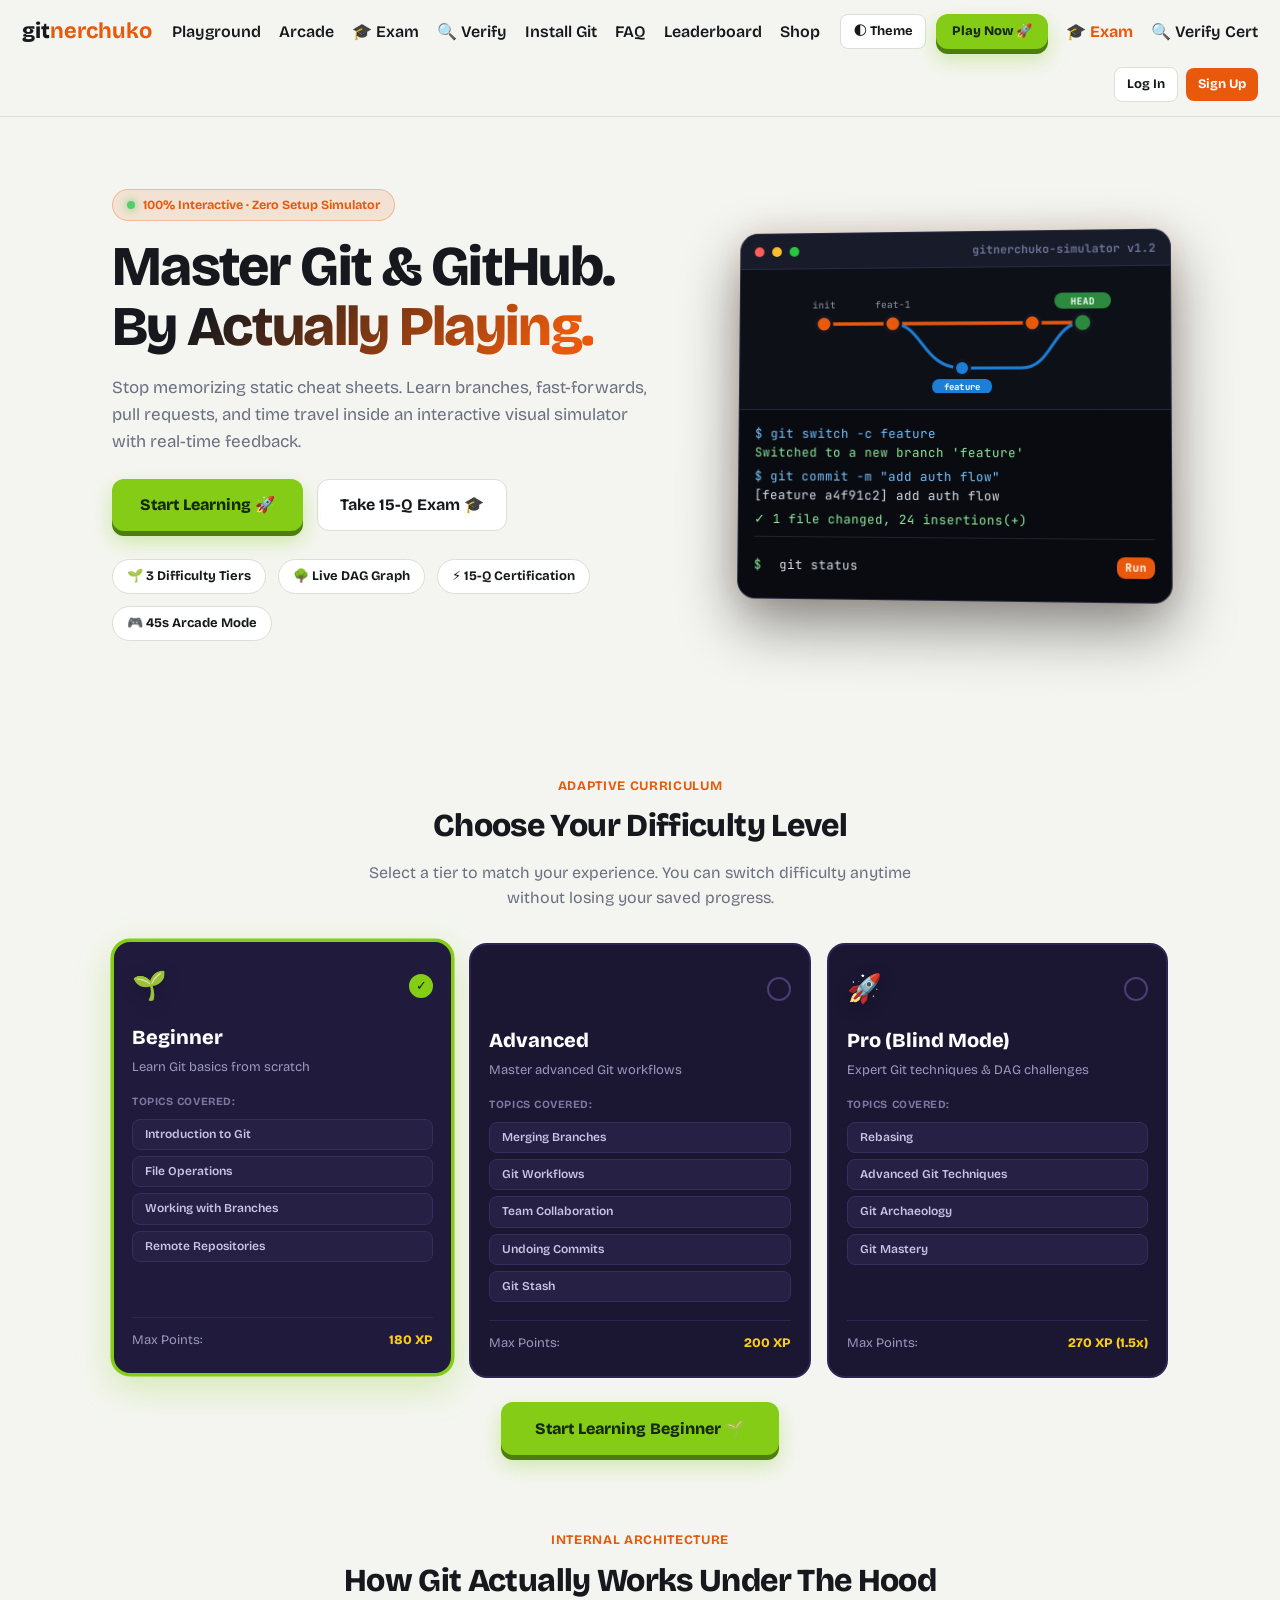
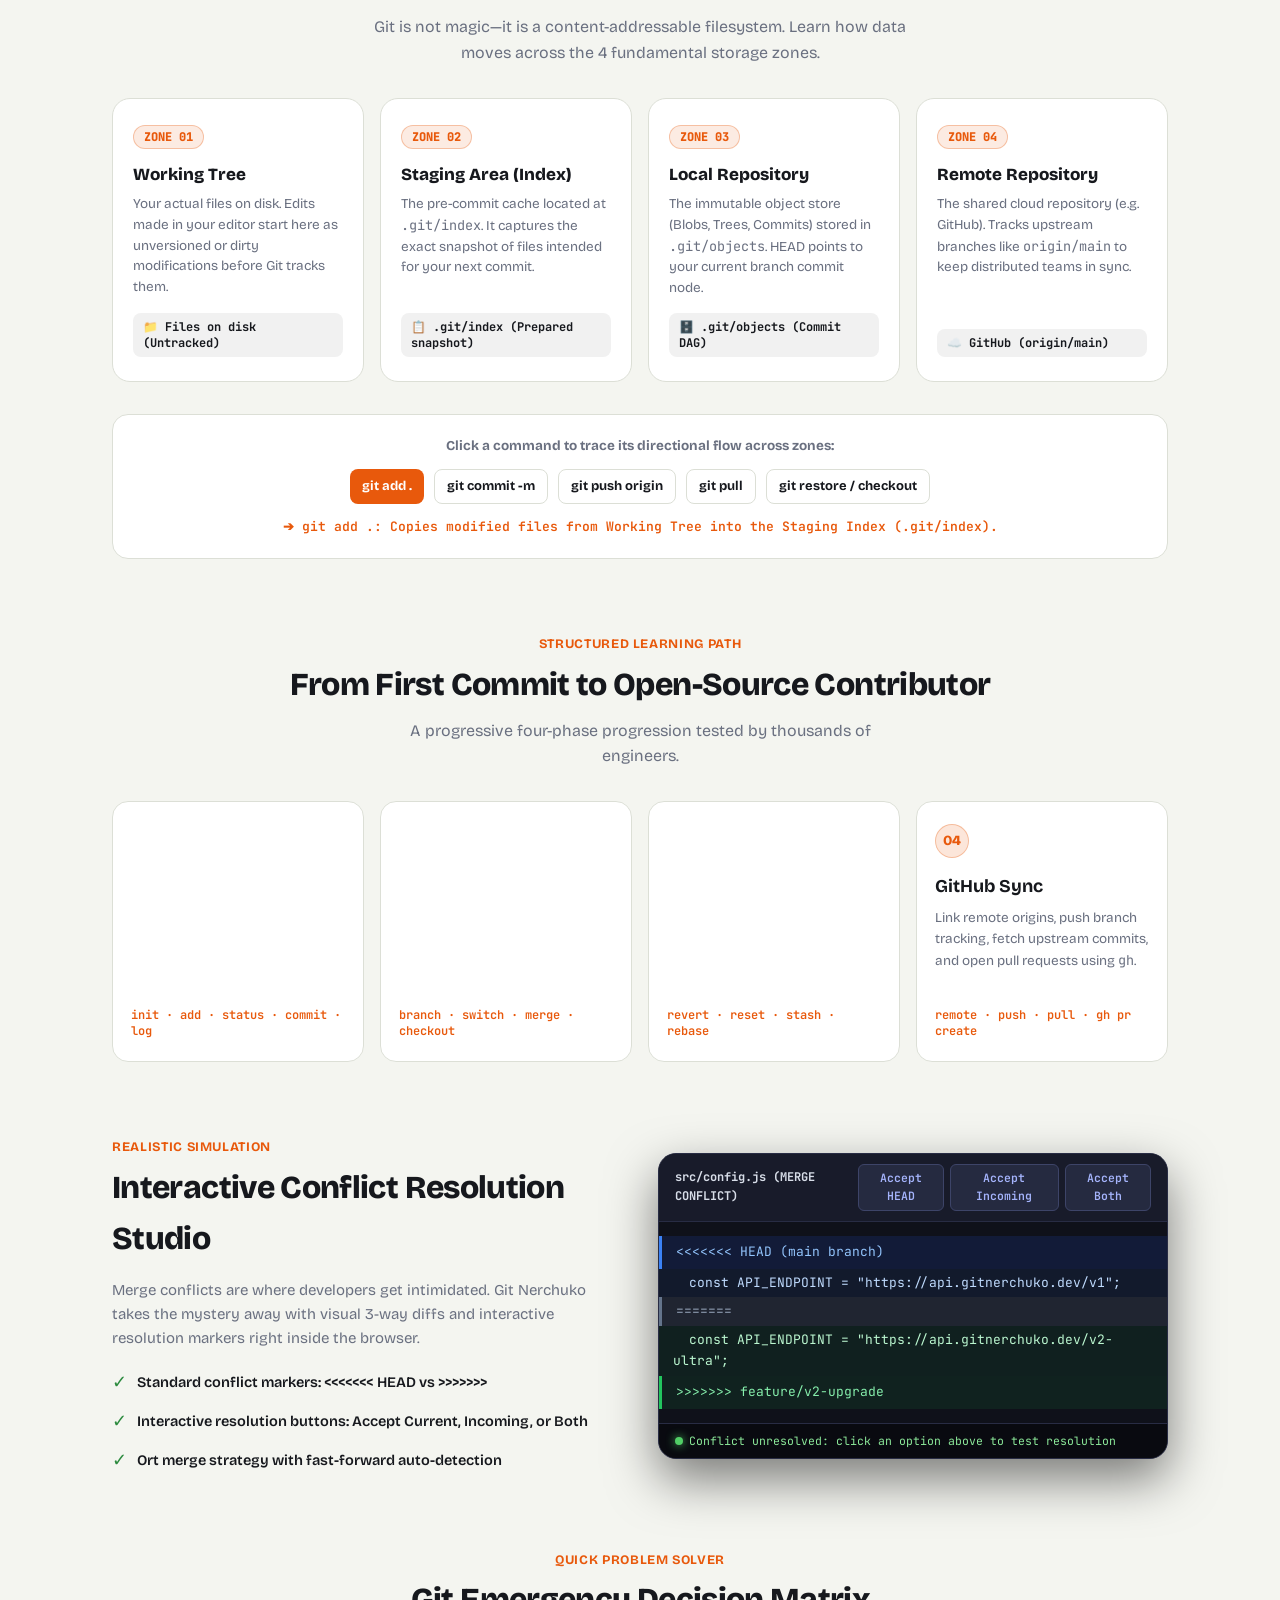
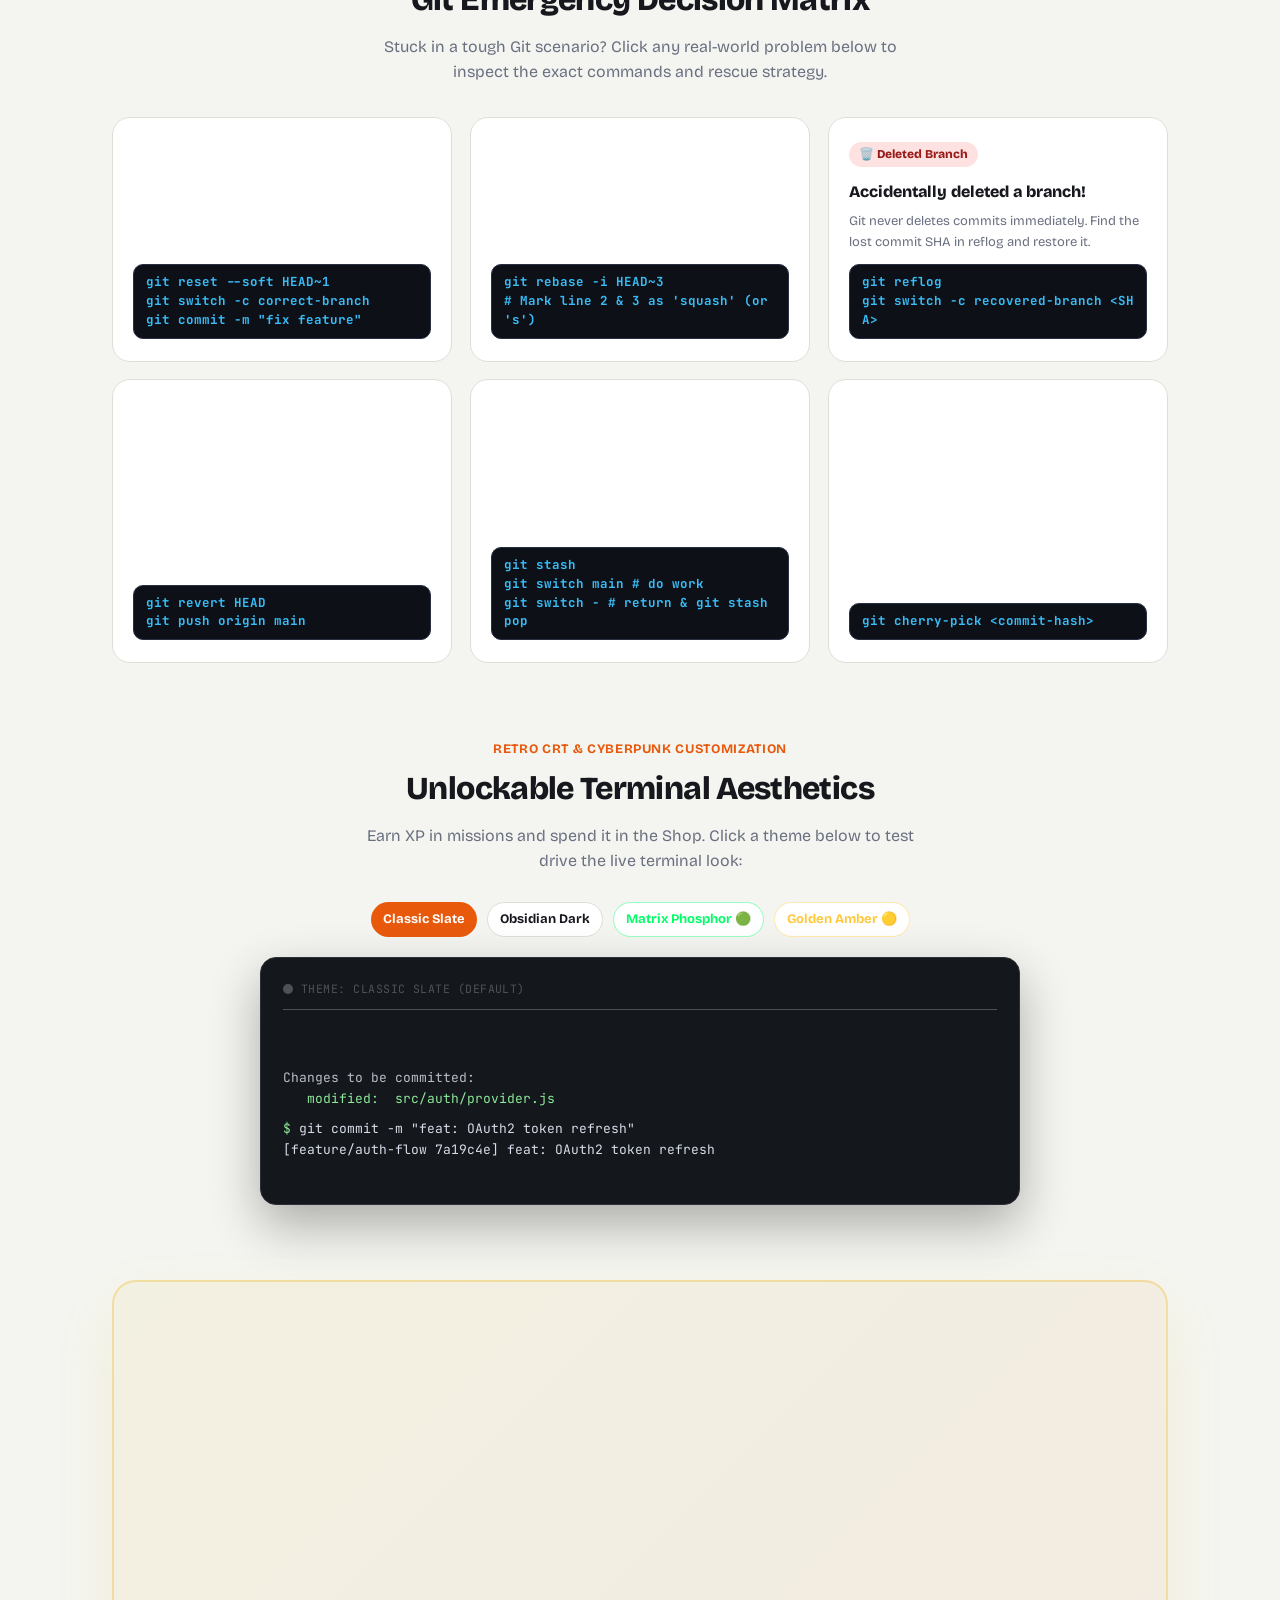
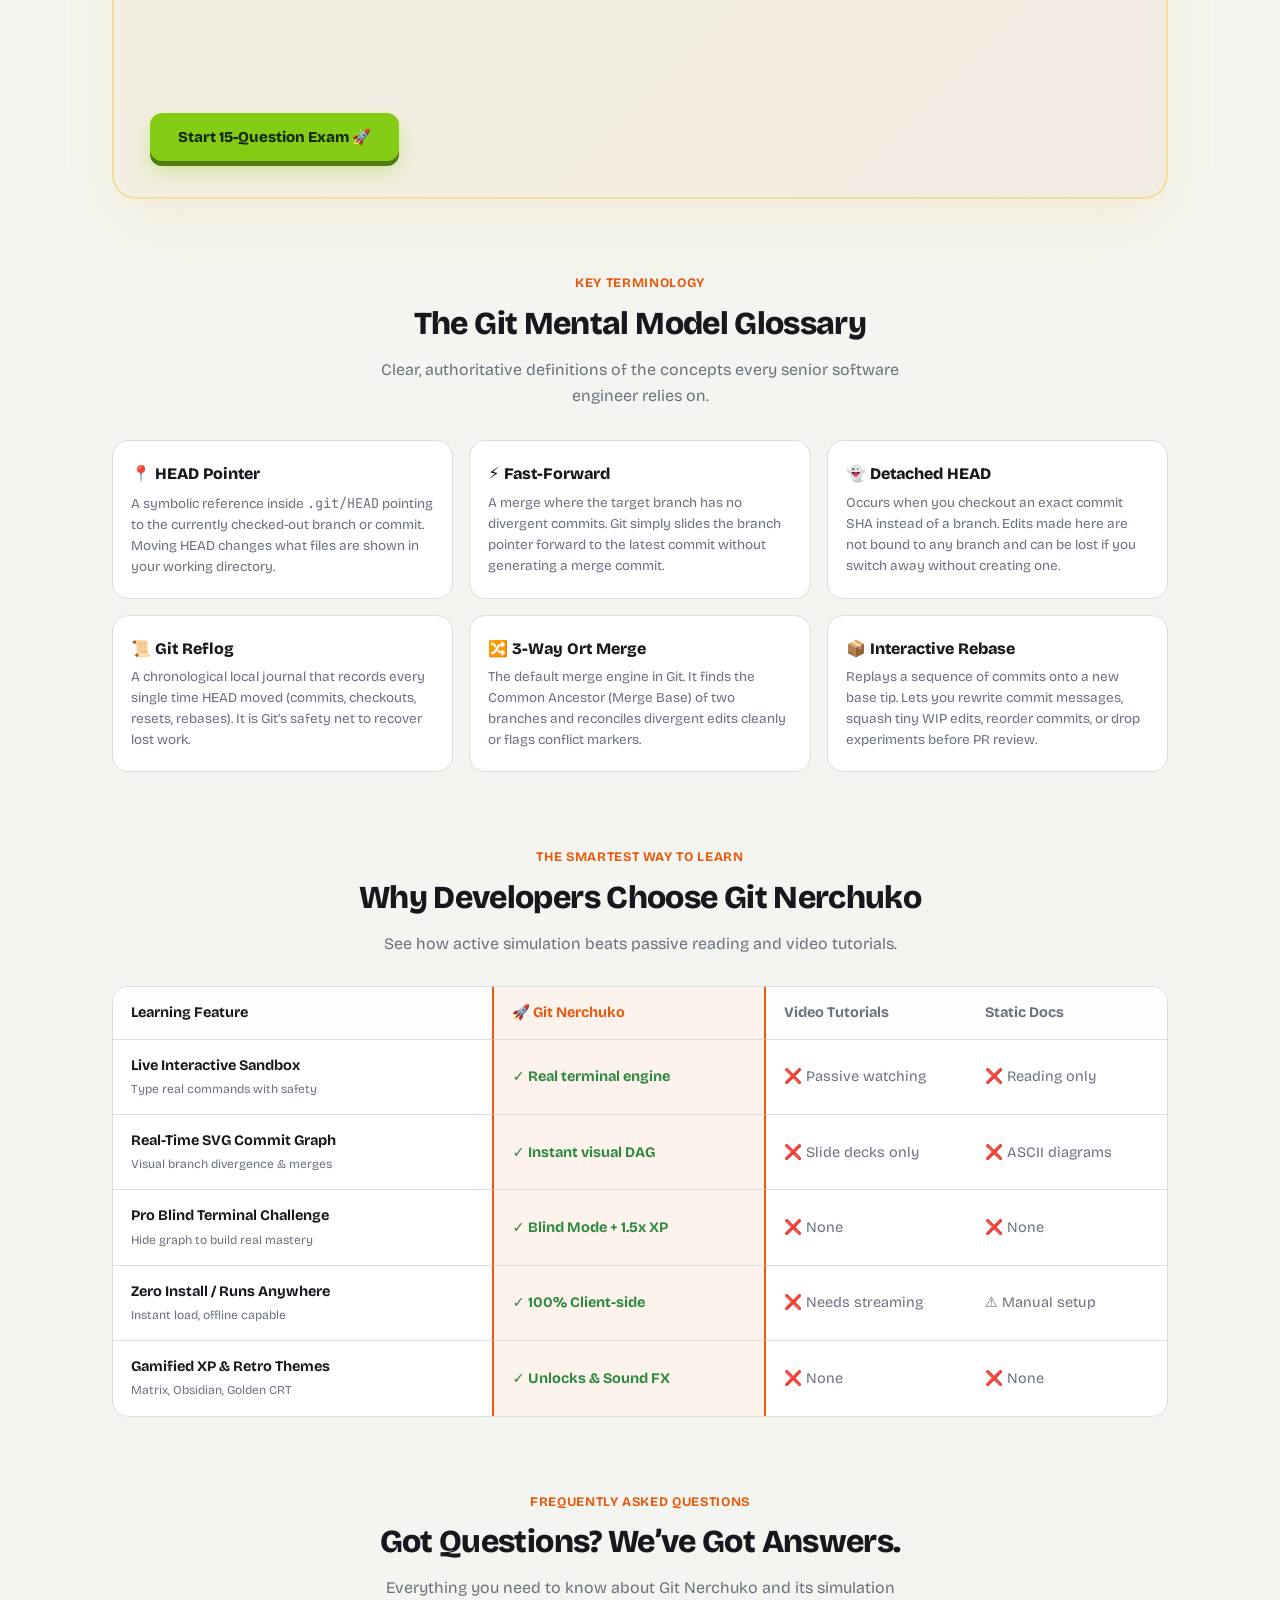
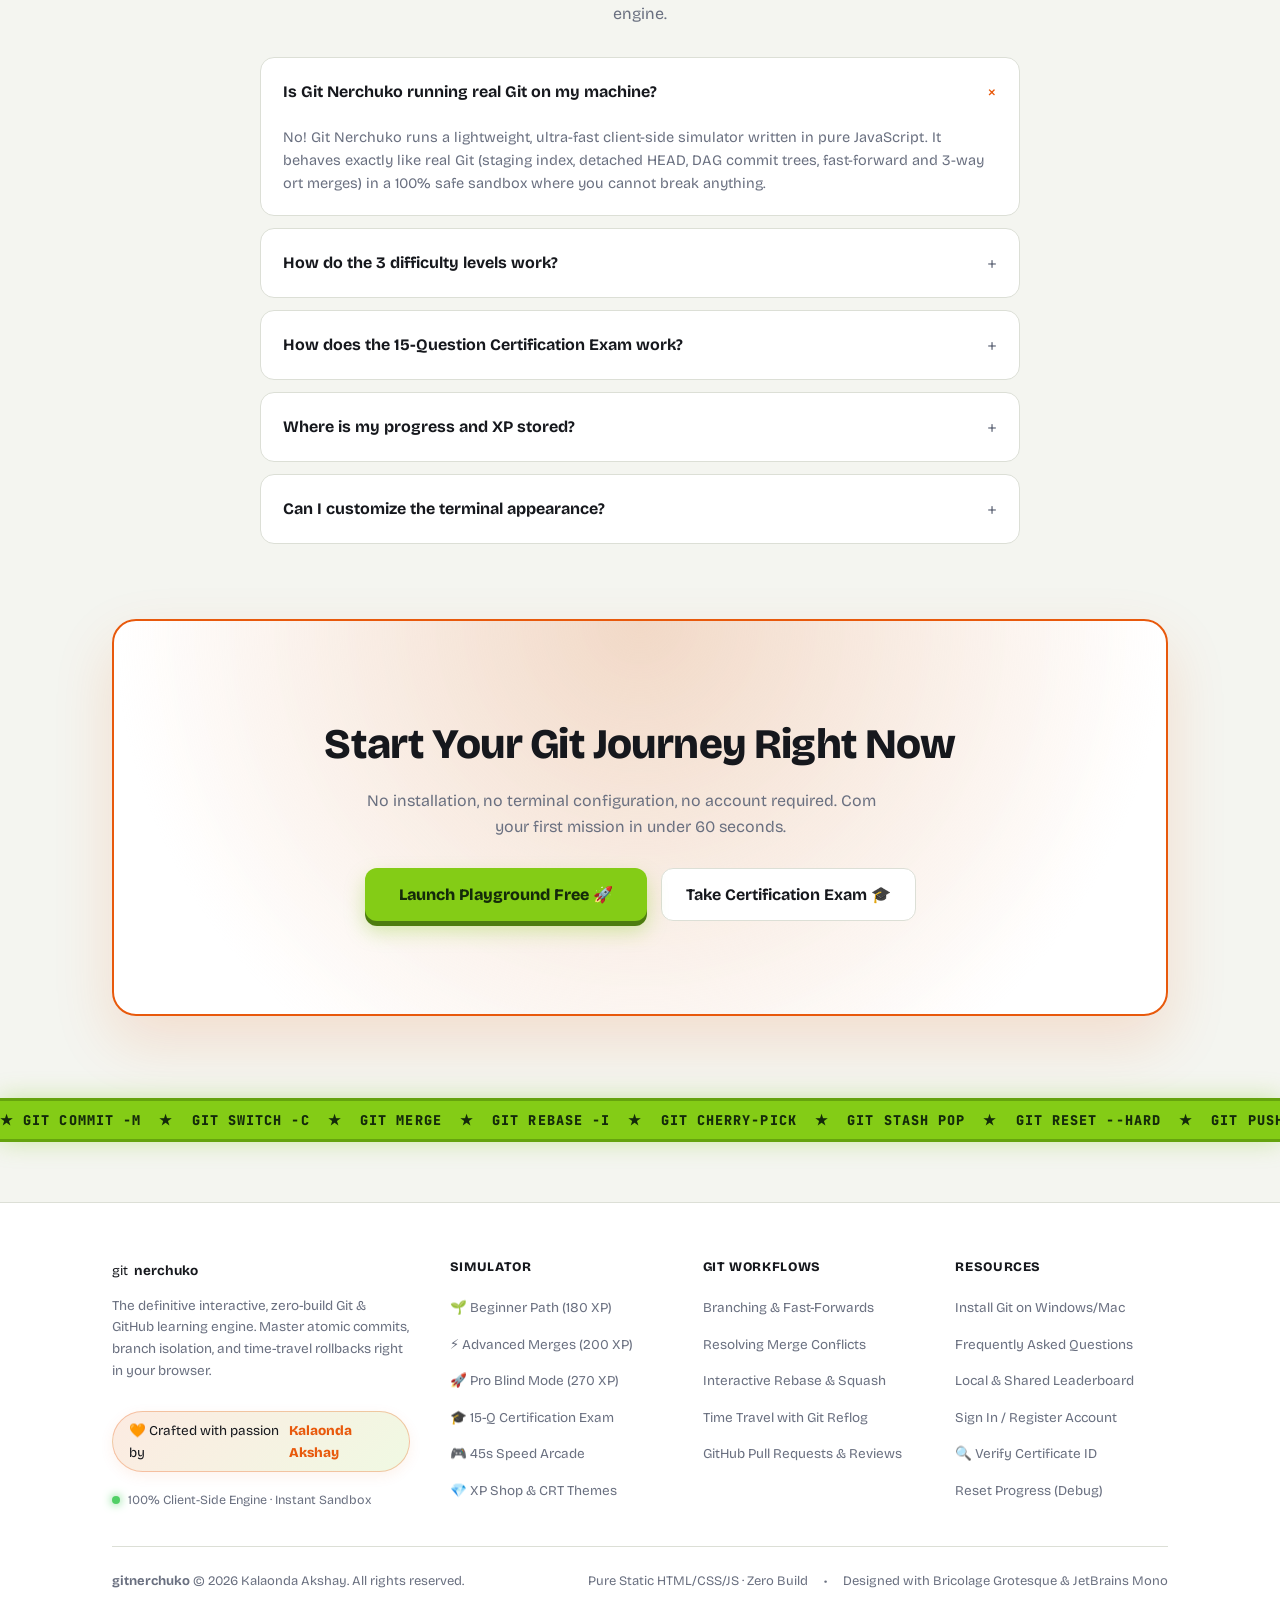
<file: index.html>
<!DOCTYPE html>
<html lang="en">
<head>
  <meta charset="utf-8">
  <meta name="viewport" content="width=device-width,initial-scale=1">
  <link rel="stylesheet" href="style.css">
  <script src="sound.js"></script>
  <script src="shared.js"></script>
  <script src="auth.js"></script>
  <title>Git Nerchuko – Learn Git and GitHub by Playing</title>
</head>
<body>
  <nav>
    <a class="logo" href="index.html">git<b>nerchuko</b></a>
    <a href="play.html">Playground</a>
    <a href="arcade.html">Arcade</a>
    <a href="quiz.html">🎓 Exam</a>
    <a href="verify.html">🔍 Verify</a>
    <a href="install.html">Install Git</a>
    <a href="faq.html">FAQ</a>
    <a href="leaderboard.html">Leaderboard</a>
    <a href="shop.html">Shop</a>
    <div style="margin-left:auto;display:flex;gap:10px;align-items:center">
      <button class="btn sm outline" id="th-btn" onclick="toggleSiteTheme()" style="border-radius:8px">🌓 Theme</button>
      <a class="btn-3d" href="play.html" style="padding:7px 16px;font-size:13px;text-decoration:none">Play Now 🚀</a>
    </div>
  </nav>

  <main style="max-width:1100px;padding:32px 22px 70px">
    <!-- Hero Section -->
    <div class="hero-grid">
      <div>
        <div style="display:inline-flex;align-items:center;gap:8px;background:rgba(232,89,12,0.12);border:1px solid rgba(232,89,12,0.3);color:var(--ac);padding:5px 14px;border-radius:99px;font-size:12.5px;font-weight:700;margin-bottom:16px">
          <span class="pulse-dot"></span> 100% Interactive · Zero Setup Simulator
        </div>
        
        <h1 style="font-size: clamp(38px, 5.2vw, 56px); font-weight: 800; line-height: 1.08; letter-spacing: -0.03em; margin: 0 0 16px">
          Master Git &amp; GitHub.<br>
          <span class="gradient-text">By Actually Playing.</span>
        </h1>

        <p style="color:var(--mut);font-size:17px;line-height:1.6;margin:0 0 24px;max-width:540px">
          Stop memorizing static cheat sheets. Learn branches, fast-forwards, pull requests, and time travel inside an interactive visual simulator with real-time feedback.
        </p>

        <div style="display:flex;gap:14px;align-items:center;flex-wrap:wrap;margin-bottom:28px">
          <a class="btn-3d" href="play.html" style="text-decoration:none;font-size:16px;padding:13px 28px">
            Start Learning 🚀
          </a>
          <a class="btn outline" href="quiz.html" style="border-radius:12px;padding:12px 22px;font-weight:700;text-decoration:none">
            Take 15-Q Exam 🎓
          </a>
        </div>

        <div class="stat-pills">
          <div class="stat-pill">🌱 3 Difficulty Tiers</div>
          <div class="stat-pill">🌳 Live DAG Graph</div>
          <div class="stat-pill">⚡ 15-Q Certification</div>
          <div class="stat-pill">🎮 45s Arcade Mode</div>
        </div>
      </div>

      <!-- 3D Interactive Hero Preview Card -->
      <div class="hero-window tilt-card">
        <div class="window-bar">
          <span class="window-dot dot-red"></span>
          <span class="window-dot dot-yellow"></span>
          <span class="window-dot dot-green"></span>
          <span class="window-title">gitnerchuko-simulator v1.2</span>
        </div>

        <!-- Animated Mini SVG Commit Graph -->
        <div style="background:#0e1017;padding:16px;border-bottom:1px solid #24283b;display:flex;justify-content:center">
          <svg width="340" height="110" viewBox="0 0 340 110" role="img" aria-label="Interactive commit graph preview">
            <!-- Commit lines -->
            <path d="M 40 40 L 110 40 L 180 40 L 250 40 L 300 40" stroke="#e8590c" stroke-width="3.5" fill="none" />
            <path d="M 110 40 C 140 40, 140 85, 180 85 L 240 85 C 270 85, 270 40, 300 40" stroke="#1c7ed6" stroke-width="3" fill="none" />
            
            <!-- Nodes -->
            <circle cx="40" cy="40" r="8" fill="#e8590c" stroke="#121420" stroke-width="3" />
            <text x="40" y="24" font-size="9.5" fill="#8b93a5" text-anchor="middle" font-family="JetBrains Mono, monospace">init</text>
            
            <circle cx="110" cy="40" r="8" fill="#e8590c" stroke="#121420" stroke-width="3" />
            <text x="110" y="24" font-size="9.5" fill="#8b93a5" text-anchor="middle" font-family="JetBrains Mono, monospace">feat-1</text>
            
            <circle cx="180" cy="85" r="7.5" fill="#1c7ed6" stroke="#121420" stroke-width="3" />
            <rect x="150" y="96" width="60" height="15" rx="7" fill="#1c7ed6" />
            <text x="180" y="107" font-size="9" fill="#fff" text-anchor="middle" font-family="JetBrains Mono, monospace" font-weight="700">feature</text>
            
            <circle cx="250" cy="40" r="8" fill="#e8590c" stroke="#121420" stroke-width="3" />
            <circle cx="300" cy="40" r="9" fill="#2b8a3e" stroke="#121420" stroke-width="3" />
            <rect x="272" y="10" width="56" height="16" rx="8" fill="#2b8a3e" />
            <text x="300" y="22" font-size="9.5" fill="#fff" text-anchor="middle" font-family="JetBrains Mono, monospace" font-weight="700">HEAD</text>
          </svg>
        </div>

        <!-- Live Interactive Mini Terminal -->
        <div style="background:#090b10;padding:14px 16px;font:12.5px/1.55 'JetBrains Mono',monospace;color:#d7dde8">
          <div style="color:#74c0fc">$ git switch -c feature</div>
          <div style="color:#8ce99a">Switched to a new branch 'feature'</div>
          <div style="color:#74c0fc;margin-top:4px">$ git commit -m "add auth flow"</div>
          <div>[feature a4f91c2] add auth flow</div>
          <div id="hero-out" style="color:#8ce99a;margin-top:4px">✓ 1 file changed, 24 insertions(+)</div>
          <div style="display:flex;align-items:center;gap:8px;margin-top:8px;border-top:1px solid #1f2333;padding-top:8px">
            <span style="color:#8ce99a">$</span>
            <input id="hero-in" value="git status" style="flex:1;background:none;border:0;color:inherit;font:inherit;outline:0" aria-label="Hero terminal interactive input" placeholder="try 'git status' or 'git branch'">
            <button class="btn sm" onclick="runHeroCmd(document.getElementById('hero-in').value.trim())" style="padding:2px 8px;font-size:11px">Run</button>
          </div>
        </div>
      </div>
    </div>

    <!-- 1. Interactive 3D Difficulty Showcase matching User Reference -->
    <div style="margin-top:75px">
      <div style="text-align:center;margin-bottom:32px">
        <div style="color:var(--ac);font-weight:700;font-size:13px;text-transform:uppercase;letter-spacing:0.05em;margin-bottom:4px">ADAPTIVE CURRICULUM</div>
        <h2 style="font-size:32px;font-weight:800;letter-spacing:-0.02em;margin:0 0 8px">Choose Your Difficulty Level</h2>
        <p style="color:var(--mut);font-size:16px;max-width:560px;margin:0 auto">Select a tier to match your experience. You can switch difficulty anytime without losing your saved progress.</p>
      </div>

      <div class="gq-diff-grid">
        <!-- Beginner Card -->
        <div class="gq-diff-card selected" id="tier-card-beginner" onclick="selectTier('beginner')">
          <div>
            <div class="gq-diff-header">
              <span class="gq-diff-icon">🌱</span>
              <span class="gq-diff-radio" id="tier-radio-beginner">✓</span>
            </div>
            <div class="gq-diff-title">Beginner</div>
            <div class="gq-diff-desc">Learn Git basics from scratch</div>
            <div class="gq-diff-topics-label">Topics covered:</div>
            <div class="gq-diff-pills">
              <span class="gq-diff-pill">Introduction to Git</span>
              <span class="gq-diff-pill">File Operations</span>
              <span class="gq-diff-pill">Working with Branches</span>
              <span class="gq-diff-pill">Remote Repositories</span>
            </div>
          </div>
          <div class="gq-diff-footer">
            <span>Max Points:</span>
            <b>180 XP</b>
          </div>
        </div>

        <!-- Advanced Card -->
        <div class="gq-diff-card" id="tier-card-advanced" onclick="selectTier('advanced')">
          <div>
            <div class="gq-diff-header">
              <span class="gq-diff-icon">⚡</span>
              <span class="gq-diff-radio" id="tier-radio-advanced"></span>
            </div>
            <div class="gq-diff-title">Advanced</div>
            <div class="gq-diff-desc">Master advanced Git workflows</div>
            <div class="gq-diff-topics-label">Topics covered:</div>
            <div class="gq-diff-pills">
              <span class="gq-diff-pill">Merging Branches</span>
              <span class="gq-diff-pill">Git Workflows</span>
              <span class="gq-diff-pill">Team Collaboration</span>
              <span class="gq-diff-pill">Undoing Commits</span>
              <span class="gq-diff-pill">Git Stash</span>
            </div>
          </div>
          <div class="gq-diff-footer">
            <span>Max Points:</span>
            <b>200 XP</b>
          </div>
        </div>

        <!-- Pro Card -->
        <div class="gq-diff-card" id="tier-card-pro" onclick="selectTier('pro')">
          <div>
            <div class="gq-diff-header">
              <span class="gq-diff-icon">🚀</span>
              <span class="gq-diff-radio" id="tier-radio-pro"></span>
            </div>
            <div class="gq-diff-title">Pro (Blind Mode)</div>
            <div class="gq-diff-desc">Expert Git techniques &amp; DAG challenges</div>
            <div class="gq-diff-topics-label">Topics covered:</div>
            <div class="gq-diff-pills">
              <span class="gq-diff-pill">Rebasing</span>
              <span class="gq-diff-pill">Advanced Git Techniques</span>
              <span class="gq-diff-pill">Git Archaeology</span>
              <span class="gq-diff-pill">Git Mastery</span>
            </div>
          </div>
          <div class="gq-diff-footer">
            <span>Max Points:</span>
            <b>270 XP (1.5x)</b>
          </div>
        </div>
      </div>

      <div style="display:flex;justify-content:center;margin-top:20px">
        <a class="btn-3d" id="tier-launch-btn" href="play.html" style="font-size:16px;padding:14px 34px;text-decoration:none">
          Start Learning Beginner 🌱
        </a>
      </div>
    </div>

    <!-- NEW SECTION 2: HOW GIT WORKS UNDER THE HOOD (THE 4 STORAGE ZONES) -->
    <div style="margin-top:75px">
      <div style="text-align:center;margin-bottom:32px">
        <div style="color:var(--ac);font-weight:700;font-size:13px;text-transform:uppercase;letter-spacing:0.05em;margin-bottom:4px">INTERNAL ARCHITECTURE</div>
        <h2 style="font-size:32px;font-weight:800;letter-spacing:-0.02em;margin:0 0 8px">How Git Actually Works Under The Hood</h2>
        <p style="color:var(--mut);font-size:16px;max-width:580px;margin:0 auto">Git is not magic—it is a content-addressable filesystem. Learn how data moves across the 4 fundamental storage zones.</p>
      </div>

      <!-- 4 Zones Interactive Grid -->
      <div class="arch-grid">
        <div class="arch-card" id="arch-zone-1">
          <div>
            <span class="arch-num">ZONE 01</span>
            <h3>Working Tree</h3>
            <p>Your actual files on disk. Edits made in your editor start here as unversioned or dirty modifications before Git tracks them.</p>
          </div>
          <div class="arch-badge">📁 Files on disk (Untracked)</div>
        </div>

        <div class="arch-card" id="arch-zone-2">
          <div>
            <span class="arch-num">ZONE 02</span>
            <h3>Staging Area (Index)</h3>
            <p>The pre-commit cache located at <code>.git/index</code>. It captures the exact snapshot of files intended for your next commit.</p>
          </div>
          <div class="arch-badge">📋 .git/index (Prepared snapshot)</div>
        </div>

        <div class="arch-card" id="arch-zone-3">
          <div>
            <span class="arch-num">ZONE 03</span>
            <h3>Local Repository</h3>
            <p>The immutable object store (Blobs, Trees, Commits) stored in <code>.git/objects</code>. HEAD points to your current branch commit node.</p>
          </div>
          <div class="arch-badge">🗄️ .git/objects (Commit DAG)</div>
        </div>

        <div class="arch-card" id="arch-zone-4">
          <div>
            <span class="arch-num">ZONE 04</span>
            <h3>Remote Repository</h3>
            <p>The shared cloud repository (e.g. GitHub). Tracks upstream branches like <code>origin/main</code> to keep distributed teams in sync.</p>
          </div>
          <div class="arch-badge">☁️ GitHub (origin/main)</div>
        </div>
      </div>

      <!-- Interactive Command Flow Simulator -->
      <div class="card" style="padding:20px;border-radius:16px;background:var(--pn);border:1.5px solid var(--ln);text-align:center">
        <div style="font-size:13.5px;font-weight:700;margin-bottom:12px;color:var(--mut)">
          Click a command to trace its directional flow across zones:
        </div>
        <div style="display:flex;justify-content:center;gap:10px;flex-wrap:wrap;margin-bottom:14px">
          <button class="btn sm" onclick="traceFlow('add')" id="flow-btn-add">git add .</button>
          <button class="btn sm outline" onclick="traceFlow('commit')" id="flow-btn-commit">git commit -m</button>
          <button class="btn sm outline" onclick="traceFlow('push')" id="flow-btn-push">git push origin</button>
          <button class="btn sm outline" onclick="traceFlow('pull')" id="flow-btn-pull">git pull</button>
          <button class="btn sm outline" onclick="traceFlow('restore')" id="flow-btn-restore">git restore / checkout</button>
        </div>
        <div id="flow-explanation" style="font:600 13px 'JetBrains Mono',monospace;color:var(--ac);min-height:20px">
          ➔ git add .: Copies modified files from Working Tree into the Staging Index (.git/index).
        </div>
      </div>
    </div>

    <!-- 3. Curriculum Roadmap -->
    <div style="margin-top:75px">
      <div style="text-align:center;margin-bottom:32px">
        <div style="color:var(--ac);font-weight:700;font-size:13px;text-transform:uppercase;letter-spacing:0.05em;margin-bottom:4px">STRUCTURED LEARNING PATH</div>
        <h2 style="font-size:32px;font-weight:800;letter-spacing:-0.02em;margin:0 0 8px">From First Commit to Open-Source Contributor</h2>
        <p style="color:var(--mut);font-size:16px;max-width:540px;margin:0 auto">A progressive four-phase progression tested by thousands of engineers.</p>
      </div>

      <div class="roadmap-container">
        <div class="roadmap-step tilt-card">
          <div>
            <div class="roadmap-num">01</div>
            <h3 style="font-size:18px;margin:0 0 6px">Foundations</h3>
            <p style="color:var(--mut);font-size:13.5px;margin:0 0 14px">Initialize repos, understand the 3 stages (working dir, staging index, commit tree), and inspect history.</p>
          </div>
          <div style="font:600 12px 'JetBrains Mono',monospace;color:var(--ac)">init · add · status · commit · log</div>
        </div>

        <div class="roadmap-step tilt-card">
          <div>
            <div class="roadmap-num">02</div>
            <h3 style="font-size:18px;margin:0 0 6px">Branching &amp; Flow</h3>
            <p style="color:var(--mut);font-size:13.5px;margin:0 0 14px">Create lightweight pointers, switch HEAD, create parallel features, and merge with clean fast-forwards.</p>
          </div>
          <div style="font:600 12px 'JetBrains Mono',monospace;color:var(--ac)">branch · switch · merge · checkout</div>
        </div>

        <div class="roadmap-step tilt-card">
          <div>
            <div class="roadmap-num">03</div>
            <h3 style="font-size:18px;margin:0 0 6px">Merges &amp; Undos</h3>
            <p style="color:var(--mut);font-size:13.5px;margin:0 0 14px">Resolve 3-way conflicts, safely revert erroneous commits, shelve experimental work with stash, and rebase.</p>
          </div>
          <div style="font:600 12px 'JetBrains Mono',monospace;color:var(--ac)">revert · reset · stash · rebase</div>
        </div>

        <div class="roadmap-step tilt-card">
          <div>
            <div class="roadmap-num">04</div>
            <h3 style="font-size:18px;margin:0 0 6px">GitHub Sync</h3>
            <p style="color:var(--mut);font-size:13.5px;margin:0 0 14px">Link remote origins, push branch tracking, fetch upstream commits, and open pull requests using <code>gh</code>.</p>
          </div>
          <div style="font:600 12px 'JetBrains Mono',monospace;color:var(--ac)">remote · push · pull · gh pr create</div>
        </div>
      </div>
    </div>

    <!-- 4. Interactive Conflict & Merge Studio -->
    <div style="margin-top:75px">
      <div class="grid-2" style="align-items:center;gap:36px">
        <div>
          <div style="color:var(--ac);font-weight:700;font-size:13px;text-transform:uppercase;letter-spacing:0.05em;margin-bottom:4px">REALISTIC SIMULATION</div>
          <h2 style="font-size:32px;font-weight:800;letter-spacing:-0.02em;margin:0 0 14px">Interactive Conflict Resolution Studio</h2>
          <p style="color:var(--mut);font-size:15px;line-height:1.6;margin:0 0 18px">
            Merge conflicts are where developers get intimidated. Git Nerchuko takes the mystery away with visual 3-way diffs and interactive resolution markers right inside the browser.
          </p>
          <div style="display:flex;flex-direction:column;gap:10px">
            <div style="display:flex;gap:10px;align-items:center">
              <span style="color:var(--ok);font-size:18px">✓</span>
              <span style="font-size:14.5px;font-weight:600">Standard conflict markers: &lt;&lt;&lt;&lt;&lt;&lt;&lt; HEAD vs &gt;&gt;&gt;&gt;&gt;&gt;&gt;</span>
            </div>
            <div style="display:flex;gap:10px;align-items:center">
              <span style="color:var(--ok);font-size:18px">✓</span>
              <span style="font-size:14.5px;font-weight:600">Interactive resolution buttons: Accept Current, Incoming, or Both</span>
            </div>
            <div style="display:flex;gap:10px;align-items:center">
              <span style="color:var(--ok);font-size:18px">✓</span>
              <span style="font-size:14.5px;font-weight:600">Ort merge strategy with fast-forward auto-detection</span>
            </div>
          </div>
        </div>

        <!-- Interactive Conflict Studio Preview -->
        <div class="conflict-studio tilt-card">
          <div class="conflict-bar">
            <span>src/config.js (MERGE CONFLICT)</span>
            <div style="display:flex;gap:6px">
              <button class="conflict-btn" onclick="resolveConflict('head')">Accept HEAD</button>
              <button class="conflict-btn" onclick="resolveConflict('incoming')">Accept Incoming</button>
              <button class="conflict-btn" onclick="resolveConflict('both')">Accept Both</button>
            </div>
          </div>
          <div id="conflict-content" style="padding:14px 0">
            <div class="conflict-sec-head">&lt;&lt;&lt;&lt;&lt;&lt;&lt; HEAD (main branch)</div>
            <div class="conflict-sec-curr">&nbsp;&nbsp;const API_ENDPOINT = "https://api.gitnerchuko.dev/v1";</div>
            <div class="conflict-sec-div">=======</div>
            <div class="conflict-sec-inc">&nbsp;&nbsp;const API_ENDPOINT = "https://api.gitnerchuko.dev/v2-ultra";</div>
            <div class="conflict-sec-foot">&gt;&gt;&gt;&gt;&gt;&gt;&gt; feature/v2-upgrade</div>
          </div>
          <div id="conflict-status" style="background:#090a10;padding:8px 16px;border-top:1px solid #282c44;font-size:11.5px;color:#8ce99a;display:flex;align-items:center;gap:6px">
            <span class="pulse-dot"></span> Conflict unresolved: click an option above to test resolution
          </div>
        </div>
      </div>
    </div>

    <!-- NEW SECTION 5: GIT EMERGENCY DECISION MATRIX -->
    <div style="margin-top:75px">
      <div style="text-align:center;margin-bottom:32px">
        <div style="color:var(--ac);font-weight:700;font-size:13px;text-transform:uppercase;letter-spacing:0.05em;margin-bottom:4px">QUICK PROBLEM SOLVER</div>
        <h2 style="font-size:32px;font-weight:800;letter-spacing:-0.02em;margin:0 0 8px">Git Emergency Decision Matrix</h2>
        <p style="color:var(--mut);font-size:16px;max-width:560px;margin:0 auto">Stuck in a tough Git scenario? Click any real-world problem below to inspect the exact commands and rescue strategy.</p>
      </div>

      <div class="matrix-grid">
        <!-- Case 1 -->
        <div class="matrix-card tilt-card" onclick="toggleMatrix(this)">
          <div>
            <span class="matrix-tag" style="background:#fef3c7;color:#b45309">⚠️ Wrong Branch</span>
            <h3 style="font-size:16px;font-weight:800;margin:0 0 6px">I committed to the wrong branch!</h3>
            <p style="font-size:13px;color:var(--mut);margin:0">Undo the commit without losing changes, switch to the right branch, and commit there.</p>
          </div>
          <div class="matrix-cmd">git reset --soft HEAD~1&#10;git switch -c correct-branch&#10;git commit -m "fix feature"</div>
        </div>

        <!-- Case 2 -->
        <div class="matrix-card tilt-card" onclick="toggleMatrix(this)">
          <div>
            <span class="matrix-tag" style="background:#dbeafe;color:#1e40af">🧹 Clean History</span>
            <h3 style="font-size:16px;font-weight:800;margin:0 0 6px">Squash 3 messy commits into 1</h3>
            <p style="font-size:13px;color:var(--mut);margin:0">Combine multiple WIP commits into one polished atomic commit before opening a Pull Request.</p>
          </div>
          <div class="matrix-cmd">git rebase -i HEAD~3&#10;# Mark line 2 &amp; 3 as 'squash' (or 's')</div>
        </div>

        <!-- Case 3 -->
        <div class="matrix-card tilt-card" onclick="toggleMatrix(this)">
          <div>
            <span class="matrix-tag" style="background:#fee2e2;color:#991b1b">🗑️ Deleted Branch</span>
            <h3 style="font-size:16px;font-weight:800;margin:0 0 6px">Accidentally deleted a branch!</h3>
            <p style="font-size:13px;color:var(--mut);margin:0">Git never deletes commits immediately. Find the lost commit SHA in reflog and restore it.</p>
          </div>
          <div class="matrix-cmd">git reflog&#10;git switch -c recovered-branch &lt;SHA&gt;</div>
        </div>

        <!-- Case 4 -->
        <div class="matrix-card tilt-card" onclick="toggleMatrix(this)">
          <div>
            <span class="matrix-tag" style="background:#fae8ff;color:#86198f">🛑 Safe Public Undo</span>
            <h3 style="font-size:16px;font-weight:800;margin:0 0 6px">Undo a commit pushed to GitHub</h3>
            <p style="font-size:13px;color:var(--mut);margin:0">Avoid force pushing to shared branches. Revert safely by appending an inverse rollback commit.</p>
          </div>
          <div class="matrix-cmd">git revert HEAD&#10;git push origin main</div>
        </div>

        <!-- Case 5 -->
        <div class="matrix-card tilt-card" onclick="toggleMatrix(this)">
          <div>
            <span class="matrix-tag" style="background:#ecfdf5;color:#065f46">📦 Unfinished Edits</span>
            <h3 style="font-size:16px;font-weight:800;margin:0 0 6px">Need to switch branches urgently</h3>
            <p style="font-size:13px;color:var(--mut);margin:0">Shelve your uncommitted work temporarily without losing progress, fix the hotfix, and pop back.</p>
          </div>
          <div class="matrix-cmd">git stash&#10;git switch main # do work&#10;git switch - # return &amp; git stash pop</div>
        </div>

        <!-- Case 6 -->
        <div class="matrix-card tilt-card" onclick="toggleMatrix(this)">
          <div>
            <span class="matrix-tag" style="background:#fef9c3;color:#854d0e">🎯 Surgical Commit</span>
            <h3 style="font-size:16px;font-weight:800;margin:0 0 6px">Grab one commit from another branch</h3>
            <p style="font-size:13px;color:var(--mut);margin:0">Apply an isolated bugfix without merging the rest of an unstable experimental branch.</p>
          </div>
          <div class="matrix-cmd">git cherry-pick &lt;commit-hash&gt;</div>
        </div>
      </div>
    </div>

    <!-- 6. Retro CRT & Cyberpunk Terminal Themes Switcher -->
    <div style="margin-top:75px">
      <div style="text-align:center;margin-bottom:28px">
        <div style="color:var(--ac);font-weight:700;font-size:13px;text-transform:uppercase;letter-spacing:0.05em;margin-bottom:4px">RETRO CRT &amp; CYBERPUNK CUSTOMIZATION</div>
        <h2 style="font-size:32px;font-weight:800;letter-spacing:-0.02em;margin:0 0 8px">Unlockable Terminal Aesthetics</h2>
        <p style="color:var(--mut);font-size:16px;max-width:560px;margin:0 auto">Earn XP in missions and spend it in the Shop. Click a theme below to test drive the live terminal look:</p>
      </div>

      <!-- Live Theme Tabs -->
      <div style="display:flex;justify-content:center;gap:10px;margin-bottom:20px;flex-wrap:wrap">
        <button class="btn sm" id="tb-classic" onclick="previewTheme('default')" style="border-radius:20px">Classic Slate</button>
        <button class="btn sm outline" id="tb-dark" onclick="previewTheme('dark')" style="border-radius:20px">Obsidian Dark</button>
        <button class="btn sm outline" id="tb-matrix" onclick="previewTheme('matrix')" style="border-radius:20px;color:#00ff66;border-color:rgba(0,255,102,0.4)">Matrix Phosphor 🟢</button>
        <button class="btn sm outline" id="tb-golden" onclick="previewTheme('golden')" style="border-radius:20px;color:#ffc83b;border-color:rgba(255,200,59,0.4)">Golden Amber 🟡</button>
      </div>

      <!-- Live Themed Preview Terminal Box -->
      <div class="card tilt-card" id="theme-demo-box" style="max-width:760px;margin:0 auto;background:#14171c;color:#d7dde8;border-color:#2a2f39;border-radius:16px;padding:22px;font:13px/1.65 'JetBrains Mono',monospace;box-shadow:0 20px 50px rgba(0,0,0,0.3);transition:all .25s ease">
        <div style="display:flex;align-items:center;gap:8px;margin-bottom:14px;border-bottom:1px solid currentColor;opacity:.3;padding-bottom:10px">
          <span style="display:inline-block;width:10px;height:10px;border-radius:50%;background:currentColor"></span>
          <span style="font-size:11.5px;letter-spacing:0.04em" id="demo-theme-title">THEME: CLASSIC SLATE (DEFAULT)</span>
        </div>
        <div><span id="demo-prompt-1" style="color:#8ce99a">$</span> git status</div>
        <div style="opacity:.85">On branch feature/auth-flow</div>
        <div style="opacity:.85">Changes to be committed:</div>
        <div id="demo-k-1" style="color:#8ce99a">&nbsp;&nbsp;&nbsp;modified: &nbsp;src/auth/provider.js</div>
        <div style="margin-top:8px"><span id="demo-prompt-2" style="color:#8ce99a">$</span> git commit -m "feat: OAuth2 token refresh"</div>
        <div>[feature/auth-flow 7a19c4e] feat: OAuth2 token refresh</div>
        <div id="demo-k-2" style="color:#8ce99a">1 file changed, 18 insertions(+), 3 deletions(-)</div>
      </div>
    </div>

    <!-- NEW SECTION 7: 15-QUESTION ACCREDITATION & CERTIFICATE PROOF -->
    <div style="margin-top:75px">
      <div class="card tilt-card" style="padding:36px;border-radius:24px;background:linear-gradient(135deg, rgba(234,179,8,0.06), rgba(232,89,12,0.06));border:2px solid rgba(234,179,8,0.3);box-shadow:0 25px 60px rgba(234,179,8,0.1)">
        <div class="grid-2" style="align-items:center;gap:36px">
          <div>
            <div style="display:inline-flex;align-items:center;gap:6px;background:linear-gradient(135deg,#b45309,#d97706);color:#fff;font-size:11.5px;font-weight:800;letter-spacing:0.06em;padding:4px 12px;border-radius:99px;margin-bottom:12px">
              🎓 OFFICIAL CERTIFICATION EXAM
            </div>
            <h2 style="font-size:clamp(26px, 3.5vw, 36px);font-weight:900;letter-spacing:-0.02em;margin:0 0 12px">
              Prove Your Version Control Competence
            </h2>
            <p style="color:var(--mut);font-size:15.5px;line-height:1.6;margin:0 0 20px">
              Take the comprehensive 15-question exam covering Repository Foundations, Staging Mechanics, Fast-Forwards, 3-Way Merges, Interactive Rebasing, and Reflog Recovery.
            </p>
            <div style="display:flex;flex-direction:column;gap:10px;margin-bottom:24px">
              <div style="display:flex;align-items:center;gap:10px;font-size:14px;font-weight:600">
                <span style="color:#eab308">✓</span>
                <span><strong>15 Rigorous Questions</strong> (5 Easy 🌱, 5 Medium ⚡, 5 Hard 🚀)</span>
              </div>
              <div style="display:flex;align-items:center;gap:10px;font-size:14px;font-weight:600">
                <span style="color:#eab308">✓</span>
                <span><strong>80% (12/15) Passing Score</strong> required to issue credential</span>
              </div>
              <div style="display:flex;align-items:center;gap:10px;font-size:14px;font-weight:600">
                <span style="color:#eab308">✓</span>
                <span><strong>Personalized Accreditation</strong> with your full legal name &amp; signed by <strong>Kalaonda Akshay</strong></span>
              </div>
            </div>
            <a class="btn-3d" href="quiz.html" style="text-decoration:none;font-size:15px;padding:12px 28px">
              Start 15-Question Exam 🚀
            </a>
          </div>

          <!-- Mini Certificate Visual Preview -->
          <div style="background:#fffdfa;color:#1a1714;border:5px double #b45309;border-radius:12px;padding:24px 20px;text-align:center;box-shadow:0 15px 35px rgba(0,0,0,0.15);position:relative">
            <div style="font-size:9.5px;letter-spacing:0.12em;font-weight:800;color:#b45309;text-transform:uppercase">GIT NERCHUKO ACCREDITATION</div>
            <div style="font-size:16px;font-weight:900;margin:6px 0 2px">CERTIFICATE OF MASTERY</div>
            <div style="font-size:11px;color:#78350f;margin-bottom:14px">Version Control Engineering</div>
            <div style="font-size:12px;color:#6b7280">Awarded To:</div>
            <div style="font-size:18px;font-weight:900;color:#b45309;border-bottom:1.5px solid #d97706;display:inline-block;padding:2px 14px;margin-bottom:10px">
              [Your Full Name]
            </div>
            <div style="font-size:11px;color:#4b5563;line-height:1.4;margin-bottom:14px">
              For mastering atomic commits, branch isolation, rebasing, and conflict resolution.
            </div>
            <div style="display:flex;justify-content:space-between;align-items:center;font-size:9px;color:#9ca3af;border-top:1px dashed #d97706;padding-top:8px">
              <span>VERIFIED: GN-2026-XXXXXX</span>
              <span style="color:#b45309;font-weight:800">★ GOLD SEAL ★</span>
              <span>KALAONDA AKSHAY</span>
            </div>
          </div>
        </div>
      </div>
    </div>

    <!-- NEW SECTION 8: GIT MENTAL MODEL GLOSSARY -->
    <div style="margin-top:75px">
      <div style="text-align:center;margin-bottom:32px">
        <div style="color:var(--ac);font-weight:700;font-size:13px;text-transform:uppercase;letter-spacing:0.05em;margin-bottom:4px">KEY TERMINOLOGY</div>
        <h2 style="font-size:32px;font-weight:800;letter-spacing:-0.02em;margin:0 0 8px">The Git Mental Model Glossary</h2>
        <p style="color:var(--mut);font-size:16px;max-width:540px;margin:0 auto">Clear, authoritative definitions of the concepts every senior software engineer relies on.</p>
      </div>

      <div class="glossary-grid">
        <div class="glossary-card">
          <div class="glossary-term">📍 HEAD Pointer</div>
          <p class="glossary-def">A symbolic reference inside <code>.git/HEAD</code> pointing to the currently checked-out branch or commit. Moving HEAD changes what files are shown in your working directory.</p>
        </div>

        <div class="glossary-card">
          <div class="glossary-term">⚡ Fast-Forward</div>
          <p class="glossary-def">A merge where the target branch has no divergent commits. Git simply slides the branch pointer forward to the latest commit without generating a merge commit.</p>
        </div>

        <div class="glossary-card">
          <div class="glossary-term">👻 Detached HEAD</div>
          <p class="glossary-def">Occurs when you checkout an exact commit SHA instead of a branch. Edits made here are not bound to any branch and can be lost if you switch away without creating one.</p>
        </div>

        <div class="glossary-card">
          <div class="glossary-term">📜 Git Reflog</div>
          <p class="glossary-def">A chronological local journal that records every single time HEAD moved (commits, checkouts, resets, rebases). It is Git’s safety net to recover lost work.</p>
        </div>

        <div class="glossary-card">
          <div class="glossary-term">🔀 3-Way Ort Merge</div>
          <p class="glossary-def">The default merge engine in Git. It finds the Common Ancestor (Merge Base) of two branches and reconciles divergent edits cleanly or flags conflict markers.</p>
        </div>

        <div class="glossary-card">
          <div class="glossary-term">📦 Interactive Rebase</div>
          <p class="glossary-def">Replays a sequence of commits onto a new base tip. Lets you rewrite commit messages, squash tiny WIP edits, reorder commits, or drop experiments before PR review.</p>
        </div>
      </div>
    </div>

    <!-- 9. Interactive "Why Git Nerchuko" Comparison Table -->
    <div style="margin-top:75px">
      <div style="text-align:center;margin-bottom:30px">
        <div style="color:var(--ac);font-weight:700;font-size:13px;text-transform:uppercase;letter-spacing:0.05em;margin-bottom:4px">THE SMARTEST WAY TO LEARN</div>
        <h2 style="font-size:32px;font-weight:800;letter-spacing:-0.02em;margin:0 0 8px">Why Developers Choose Git Nerchuko</h2>
        <p style="color:var(--mut);font-size:16px;max-width:540px;margin:0 auto">See how active simulation beats passive reading and video tutorials.</p>
      </div>

      <div style="overflow-x:auto">
        <table class="compare-table">
          <thead>
            <tr>
              <th style="width:36%">Learning Feature</th>
              <th class="highlight" style="width:26%;color:var(--ac)">🚀 Git Nerchuko</th>
              <th style="width:19%;color:var(--mut)">Video Tutorials</th>
              <th style="width:19%;color:var(--mut)">Static Docs</th>
            </tr>
          </thead>
          <tbody>
            <tr>
              <td><b>Live Interactive Sandbox</b><br><small style="color:var(--mut)">Type real commands with safety</small></td>
              <td class="highlight"><span style="color:var(--ok)">✓ Real terminal engine</span></td>
              <td style="color:var(--mut)">❌ Passive watching</td>
              <td style="color:var(--mut)">❌ Reading only</td>
            </tr>
            <tr>
              <td><b>Real-Time SVG Commit Graph</b><br><small style="color:var(--mut)">Visual branch divergence &amp; merges</small></td>
              <td class="highlight"><span style="color:var(--ok)">✓ Instant visual DAG</span></td>
              <td style="color:var(--mut)">❌ Slide decks only</td>
              <td style="color:var(--mut)">❌ ASCII diagrams</td>
            </tr>
            <tr>
              <td><b>Pro Blind Terminal Challenge</b><br><small style="color:var(--mut)">Hide graph to build real mastery</small></td>
              <td class="highlight"><span style="color:var(--ok)">✓ Blind Mode + 1.5x XP</span></td>
              <td style="color:var(--mut)">❌ None</td>
              <td style="color:var(--mut)">❌ None</td>
            </tr>
            <tr>
              <td><b>Zero Install / Runs Anywhere</b><br><small style="color:var(--mut)">Instant load, offline capable</small></td>
              <td class="highlight"><span style="color:var(--ok)">✓ 100% Client-side</span></td>
              <td style="color:var(--mut)">❌ Needs streaming</td>
              <td style="color:var(--mut)">⚠️ Manual setup</td>
            </tr>
            <tr>
              <td><b>Gamified XP &amp; Retro Themes</b><br><small style="color:var(--mut)">Matrix, Obsidian, Golden CRT</small></td>
              <td class="highlight"><span style="color:var(--ok)">✓ Unlocks &amp; Sound FX</span></td>
              <td style="color:var(--mut)">❌ None</td>
              <td style="color:var(--mut)">❌ None</td>
            </tr>
          </tbody>
        </table>
      </div>
    </div>

    <!-- 10. Interactive FAQ Accordion -->
    <div style="margin-top:75px">
      <div style="text-align:center;margin-bottom:30px">
        <div style="color:var(--ac);font-weight:700;font-size:13px;text-transform:uppercase;letter-spacing:0.05em;margin-bottom:4px">FREQUENTLY ASKED QUESTIONS</div>
        <h2 style="font-size:32px;font-weight:800;letter-spacing:-0.02em;margin:0 0 8px">Got Questions? We’ve Got Answers.</h2>
        <p style="color:var(--mut);font-size:16px;max-width:540px;margin:0 auto">Everything you need to know about Git Nerchuko and its simulation engine.</p>
      </div>

      <div style="max-width:760px;margin:0 auto">
        <div class="faq-accordion open">
          <div class="faq-header" onclick="toggleFaq(this)">
            <span>Is Git Nerchuko running real Git on my machine?</span>
            <span class="faq-icon">+</span>
          </div>
          <div class="faq-body">
            No! Git Nerchuko runs a lightweight, ultra-fast client-side simulator written in pure JavaScript. It behaves exactly like real Git (staging index, detached HEAD, DAG commit trees, fast-forward and 3-way ort merges) in a 100% safe sandbox where you cannot break anything.
          </div>
        </div>

        <div class="faq-accordion">
          <div class="faq-header" onclick="toggleFaq(this)">
            <span>How do the 3 difficulty levels work?</span>
            <span class="faq-icon">+</span>
          </div>
          <div class="faq-body">
            <strong>Beginner</strong> provides guided inline hints and forgiving star thresholds.<br>
            <strong>Advanced</strong> implements real-world rules with on-demand hints (-1★ deduction).<br>
            <strong>Pro (Blind Mode)</strong> hides the visual commit graph completely! You must inspect history and branches solely through <code>git log</code> and <code>git status</code>, earning a 1.5x XP multiplier.
          </div>
        </div>

        <div class="faq-accordion">
          <div class="faq-header" onclick="toggleFaq(this)">
            <span>How does the 15-Question Certification Exam work?</span>
            <span class="faq-icon">+</span>
          </div>
          <div class="faq-body">
            The exam tests 5 Easy, 5 Medium, and 5 Hard real-world Git challenges. Scoring <strong>80% (12/15)</strong> awards an official, verifiable Certificate of Competence permanently engraved with your full legal name, signed by <strong>Kalaonda Akshay</strong>.
          </div>
        </div>

        <div class="faq-accordion">
          <div class="faq-header" onclick="toggleFaq(this)">
            <span>Where is my progress and XP stored?</span>
            <span class="faq-icon">+</span>
          </div>
          <div class="faq-body">
            All your mission progress, completed stars, earned XP, equipped terminal themes, user accounts, and certificates are safely persisted in your browser’s <code>localStorage</code>. No external server tracking required.
          </div>
        </div>

        <div class="faq-accordion">
          <div class="faq-header" onclick="toggleFaq(this)">
            <span>Can I customize the terminal appearance?</span>
            <span class="faq-icon">+</span>
          </div>
          <div class="faq-body">
            Yes! Visit the <strong>XP Shop</strong> to unlock custom CRT aesthetics including <em>Obsidian Dark</em>, <em>Matrix Phosphor Green</em>, and vintage <em>Golden Amber</em>, plus tactile synthesized audio feedback.
          </div>
        </div>
      </div>
    </div>

    <!-- 11. Mega 3D Developer CTA Banner -->
    <div class="card tilt-card" style="margin-top:75px;padding:48px 32px;text-align:center;background:radial-gradient(circle at 50% 0%, rgba(232,89,12,0.18) 0%, var(--pn) 80%);border:2px solid var(--ac);border-radius:24px;box-shadow:0 25px 60px rgba(232,89,12,0.15)">
      <div style="display:inline-block;background:var(--ac);color:#fff;font-size:12px;font-weight:800;padding:4px 14px;border-radius:99px;margin-bottom:14px;letter-spacing:0.04em">
        READY TO LEVEL UP?
      </div>
      <h2 style="font-size: clamp(28px, 4.5vw, 42px);margin:0 0 10px;font-weight:800;letter-spacing:-0.02em">
        Start Your Git Journey Right Now
      </h2>
      <p style="color:var(--mut);font-size:16px;max-width:560px;margin:0 auto 28px;line-height:1.6">
        No installation, no terminal configuration, no account required. Complete your first mission in under 60 seconds.
      </p>
      <div style="display:flex;justify-content:center;gap:14px;flex-wrap:wrap">
        <a class="btn-3d" href="play.html" style="font-size:16px;padding:14px 34px;text-decoration:none">
          Launch Playground Free 🚀
        </a>
        <a class="btn outline" href="quiz.html" style="border-radius:12px;padding:13px 24px;font-weight:700;text-decoration:none">
          Take Certification Exam 🎓
        </a>
      </div>
      <div style="margin-top:24px;color:var(--mut);font-size:13px;display:flex;justify-content:center;align-items:center;gap:8px">
        <span class="pulse-dot"></span> <span>Git Nerchuko Engine: 100% Operational · v1.2</span>
      </div>
    </div>
  </main>

  <!-- Scrolling Lime-Green 3D Ticker Tape at bottom matching user reference -->
  <div class="gq-ticker-wrap">
    <div class="gq-ticker-move">
      <span>★ GIT COMMIT -M &nbsp;★&nbsp; GIT SWITCH -C &nbsp;★&nbsp; GIT MERGE &nbsp;★&nbsp; GIT REBASE -I &nbsp;★&nbsp; GIT CHERRY-PICK &nbsp;★&nbsp; GIT STASH POP &nbsp;★&nbsp; GIT RESET --HARD &nbsp;★&nbsp; GIT PUSH -U ORIGIN MAIN &nbsp;★&nbsp; GH PR CREATE &nbsp;★&nbsp; GIT LOG --ONELINE &nbsp;★&nbsp; GIT STATUS &nbsp;★&nbsp; GIT REVERT HEAD &nbsp;★&nbsp;</span>
      <span>★ GIT COMMIT -M &nbsp;★&nbsp; GIT SWITCH -C &nbsp;★&nbsp; GIT MERGE &nbsp;★&nbsp; GIT REBASE -I &nbsp;★&nbsp; GIT CHERRY-PICK &nbsp;★&nbsp; GIT STASH POP &nbsp;★&nbsp; GIT RESET --HARD &nbsp;★&nbsp; GIT PUSH -U ORIGIN MAIN &nbsp;★&nbsp; GH PR CREATE &nbsp;★&nbsp; GIT LOG --ONELINE &nbsp;★&nbsp; GIT STATUS &nbsp;★&nbsp; GIT REVERT HEAD &nbsp;★&nbsp;</span>
    </div>
  </div>

  <!-- Peak Modern Developer Footer -->
  <div class="gq-footer-wrap">
    <footer class="gq-footer">
      <div class="footer-grid">
        <!-- Col 1: Brand & Creator -->
        <div class="footer-col">
          <a class="logo" href="index.html" style="text-decoration:none;color:inherit">git<b>nerchuko</b></a>
          <p style="color:var(--mut);font-size:13.5px;line-height:1.6;margin:12px 0 14px">
            The definitive interactive, zero-build Git &amp; GitHub learning engine. Master atomic commits, branch isolation, and time-travel rollbacks right in your browser.
          </p>
          <div class="creator-badge">
            <span>🧡 Crafted with passion by</span>
            <strong>Kalaonda Akshay</strong>
          </div>
          <div style="display:flex;align-items:center;gap:8px;font-size:12.5px;color:var(--mut)">
            <span class="pulse-dot"></span> <span>100% Client-Side Engine · Instant Sandbox</span>
          </div>
        </div>

        <!-- Col 2: Simulator -->
        <div class="footer-col">
          <h4>Simulator</h4>
          <ul>
            <li><a href="play.html">🌱 Beginner Path (180 XP)</a></li>
            <li><a href="play.html">⚡ Advanced Merges (200 XP)</a></li>
            <li><a href="play.html">🚀 Pro Blind Mode (270 XP)</a></li>
            <li><a href="quiz.html">🎓 15-Q Certification Exam</a></li>
            <li><a href="arcade.html">🎮 45s Speed Arcade</a></li>
            <li><a href="shop.html">💎 XP Shop &amp; CRT Themes</a></li>
          </ul>
        </div>

        <!-- Col 3: Workflows -->
        <div class="footer-col">
          <h4>Git Workflows</h4>
          <ul>
            <li><a href="play.html">Branching &amp; Fast-Forwards</a></li>
            <li><a href="play.html">Resolving Merge Conflicts</a></li>
            <li><a href="play.html">Interactive Rebase &amp; Squash</a></li>
            <li><a href="play.html">Time Travel with Git Reflog</a></li>
            <li><a href="play.html">GitHub Pull Requests &amp; Reviews</a></li>
          </ul>
        </div>

        <!-- Col 4: Resources -->
        <div class="footer-col">
          <h4>Resources</h4>
          <ul>
            <li><a href="install.html">Install Git on Windows/Mac</a></li>
            <li><a href="faq.html">Frequently Asked Questions</a></li>
            <li><a href="leaderboard.html">Local &amp; Shared Leaderboard</a></li>
            <li><a href="login.html">Sign In / Register Account</a></li>
            <li><a href="verify.html">🔍 Verify Certificate ID</a></li>
            <li><a href="javascript:void(0)" onclick="resetAllProgress()">Reset Progress (Debug)</a></li>
          </ul>
        </div>
      </div>

      <div class="footer-bottom">
        <div>
          <b>gitnerchuko</b> © 2026 Kalaonda Akshay. All rights reserved.
        </div>
        <div style="display:flex;gap:16px;align-items:center;flex-wrap:wrap">
          <span>Pure Static HTML/CSS/JS · Zero Build</span>
          <span>•</span>
          <span>Designed with Bricolage Grotesque &amp; JetBrains Mono</span>
        </div>
      </div>
    </footer>
  </div>

  <script>
    function toggleSiteTheme() {
      const d = document.documentElement;
      const dk = getComputedStyle(d).getPropertyValue("--bg").trim() === "#101216";
      const next = dk ? "light" : "dark";
      d.dataset.theme = next;
      try { localStorage.setItem("gq_site_theme", next); } catch(e){}
      if (window.playGQSound) playGQSound("key");
    }

    function toggleFaq(header) {
      const acc = header.parentElement;
      const isOpen = acc.classList.contains("open");
      document.querySelectorAll(".faq-accordion").forEach(a => a.classList.remove("open"));
      if (!isOpen) acc.classList.add("open");
      if (window.playGQSound) playGQSound("key");
    }

    // Interactive Architecture Flow Tracer
    const flowDescriptions = {
      add: "➔ git add .: Copies uncommitted file changes from Working Tree (Zone 1) into the Staging Area Index (Zone 2).",
      commit: "➔ git commit -m: Wraps the staged files into an immutable commit object in the Local Repository DAG (Zone 3).",
      push: "➔ git push origin: Sends local commit objects to the Remote GitHub Repository (Zone 4) and advances origin/main.",
      pull: "➔ git pull: Fetches upstream commits from Remote (Zone 4) and merges them into your Working Tree (Zone 1).",
      restore: "➔ git restore / checkout: Discards unstaged edits in Working Tree (Zone 1) using clean copies from Staging or HEAD."
    };

    function traceFlow(flowKey) {
      if (window.playGQSound) playGQSound("cmd");
      const expl = document.getElementById("flow-explanation");
      expl.textContent = flowDescriptions[flowKey];

      // Highlight corresponding buttons
      ["add", "commit", "push", "pull", "restore"].forEach(k => {
        const btn = document.getElementById("flow-btn-" + k);
        if (btn) btn.className = (k === flowKey) ? "btn sm" : "btn sm outline";
      });

      // Highlight active zones
      for (let i = 1; i <= 4; i++) {
        const z = document.getElementById("arch-zone-" + i);
        if (z) {
          z.style.borderColor = "var(--ln)";
          z.style.boxShadow = "none";
        }
      }

      if (flowKey === "add") {
        highlightZone(1); highlightZone(2);
      } else if (flowKey === "commit") {
        highlightZone(2); highlightZone(3);
      } else if (flowKey === "push") {
        highlightZone(3); highlightZone(4);
      } else if (flowKey === "pull") {
        highlightZone(4); highlightZone(1);
      } else if (flowKey === "restore") {
        highlightZone(3); highlightZone(1);
      }
    }

    function highlightZone(num) {
      const z = document.getElementById("arch-zone-" + num);
      if (z) {
        z.style.borderColor = "var(--ac)";
        z.style.boxShadow = "0 0 25px rgba(232,89,12,0.2)";
      }
    }

    // Toggle Matrix card
    function toggleMatrix(card) {
      if (window.playGQSound) playGQSound("key");
      const cmd = card.querySelector(".matrix-cmd");
      if (cmd) {
        cmd.style.borderColor = "var(--ac)";
        setTimeout(() => cmd.style.borderColor = "#282e44", 600);
      }
    }

    // Interactive Difficulty Tier Selector on Landing Page
    let selectedLandingTier = "beginner";
    function selectTier(tier) {
      if (window.playGQSound) playGQSound("cmd");
      selectedLandingTier = tier;
      ["beginner", "advanced", "pro"].forEach(t => {
        const card = document.getElementById("tier-card-" + t);
        const radio = document.getElementById("tier-radio-" + t);
        if (t === tier) {
          card.classList.add("selected");
          radio.textContent = "✓";
        } else {
          card.classList.remove("selected");
          radio.textContent = "";
        }
      });
      const btn = document.getElementById("tier-launch-btn");
      if (btn) {
        const labels = {
          beginner: "Start Learning Beginner 🌱",
          advanced: "Launch Advanced Workflows ⚡",
          pro: "Enter Pro Blind Mode 🚀"
        };
        btn.textContent = labels[tier];
      }
      try {
        localStorage.setItem("gq_difficulty", tier);
      } catch(e){}
    }

    // Interactive Conflict Studio Resolver
    function resolveConflict(choice) {
      const content = document.getElementById("conflict-content");
      const status = document.getElementById("conflict-status");
      if (window.playGQSound) playGQSound("success");
      
      if (choice === "head") {
        content.innerHTML = `<div style="padding:16px;color:#93c5fd;background:rgba(59,130,246,0.1)">
          <div style="color:#60a5fa;font-weight:700;margin-bottom:6px">✓ Kept HEAD (Current Change):</div>
          &nbsp;&nbsp;const API_ENDPOINT = "https://api.gitnerchuko.dev/v1";
        </div>`;
        status.innerHTML = `<span style="color:#8ce99a">✓ Conflict resolved! Preserved current stable API v1. Ready for 'git add'.</span>`;
      } else if (choice === "incoming") {
        content.innerHTML = `<div style="padding:16px;color:#86efac;background:rgba(34,197,94,0.1)">
          <div style="color:#4ade80;font-weight:700;margin-bottom:6px">✓ Kept Incoming (feature/v2-upgrade):</div>
          &nbsp;&nbsp;const API_ENDPOINT = "https://api.gitnerchuko.dev/v2-ultra";
        </div>`;
        status.innerHTML = `<span style="color:#8ce99a">✓ Conflict resolved! Upgraded to API v2-ultra. Ready for 'git commit'.</span>`;
      } else if (choice === "both") {
        content.innerHTML = `<div style="padding:16px;color:#e2e8f0;background:rgba(148,163,184,0.1)">
          <div style="color:#facc15;font-weight:700;margin-bottom:6px">✓ Combined Both Versions:</div>
          &nbsp;&nbsp;const API_ENDPOINT_V1 = "https://api.gitnerchuko.dev/v1";<br>
          &nbsp;&nbsp;const API_ENDPOINT_V2 = "https://api.gitnerchuko.dev/v2-ultra";
        </div>`;
        status.innerHTML = `<span style="color:#8ce99a">✓ Both endpoints preserved with multi-version fallback!</span>`;
      }
    }

    // Live Theme Switcher in Landing Section
    const themeConfigs = {
      default: { title: "THEME: CLASSIC SLATE (DEFAULT)", bg: "#14171c", color: "#d7dde8", prompt: "#8ce99a", border: "#2a2f39", glow: "none" },
      dark: { title: "THEME: OBSIDIAN DARK", bg: "#08090c", color: "#f0f3f8", prompt: "#60a5fa", border: "#242933", glow: "none" },
      matrix: { title: "THEME: MATRIX PHOSPHOR (GREEN CRT)", bg: "#040d06", color: "#00ff66", prompt: "#00ff66", border: "#0e4018", glow: "0 0 15px rgba(0,255,102,0.35)" },
      golden: { title: "THEME: GOLDEN AMBER (RETRO 1970s)", bg: "#130e04", color: "#ffc83b", prompt: "#ffb703", border: "#3d2c08", glow: "0 0 15px rgba(255,200,59,0.35)" }
    };

    function previewTheme(tKey) {
      if (window.playGQSound) playGQSound("cmd");
      const cfg = themeConfigs[tKey];
      const box = document.getElementById("theme-demo-box");
      const title = document.getElementById("demo-theme-title");
      const p1 = document.getElementById("demo-prompt-1");
      const p2 = document.getElementById("demo-prompt-2");
      const k1 = document.getElementById("demo-k-1");
      const k2 = document.getElementById("demo-k-2");

      box.style.background = cfg.bg;
      box.style.color = cfg.color;
      box.style.borderColor = cfg.border;
      box.style.boxShadow = cfg.glow !== "none" ? cfg.glow : "0 20px 50px rgba(0,0,0,0.3)";
      title.textContent = cfg.title;
      p1.style.color = cfg.prompt;
      p2.style.color = cfg.prompt;
      k1.style.color = cfg.prompt;
      k2.style.color = cfg.prompt;

      ["classic", "dark", "matrix", "golden"].forEach(k => {
        const btn = document.getElementById("tb-" + k);
        if (btn) btn.className = (k === (tKey === "default" ? "classic" : tKey)) ? "btn sm" : "btn sm outline";
      });
    }

    // Hero terminal interactive tester
    const heroIn = document.getElementById("hero-in");
    const heroOut = document.getElementById("hero-out");

    function runHeroCmd(cmd) {
      if (window.playGQSound) playGQSound("cmd");
      heroIn.value = cmd;
      if (cmd === "git status") {
        heroOut.textContent = "On branch feature\nnothing to commit, working tree clean";
        heroOut.style.color = "#8ce99a";
      } else if (cmd === "git branch") {
        heroOut.textContent = "  main\n* feature";
        heroOut.style.color = "#8ce99a";
      } else if (cmd.startsWith("git log")) {
        heroOut.textContent = "a4f91c2 (HEAD -> feature) add auth flow\n8b201f4 (main) feat-1\ne048a12 initial commit";
        heroOut.style.color = "#d7dde8";
      } else {
        heroOut.textContent = "✓ Executed: " + cmd;
        heroOut.style.color = "#8ce99a";
      }
    }

    if (heroIn) {
      heroIn.addEventListener("keydown", (e) => {
        if (e.key === "Enter") {
          const val = heroIn.value.trim();
          if (val) runHeroCmd(val);
        }
      });
    }

    function resetAllProgress() {
      if (confirm("Reset all local Git Nerchuko progress, XP, and unlock state?")) {
        localStorage.clear();
        location.reload();
      }
    }
  </script>
</body>
</html>
</file>
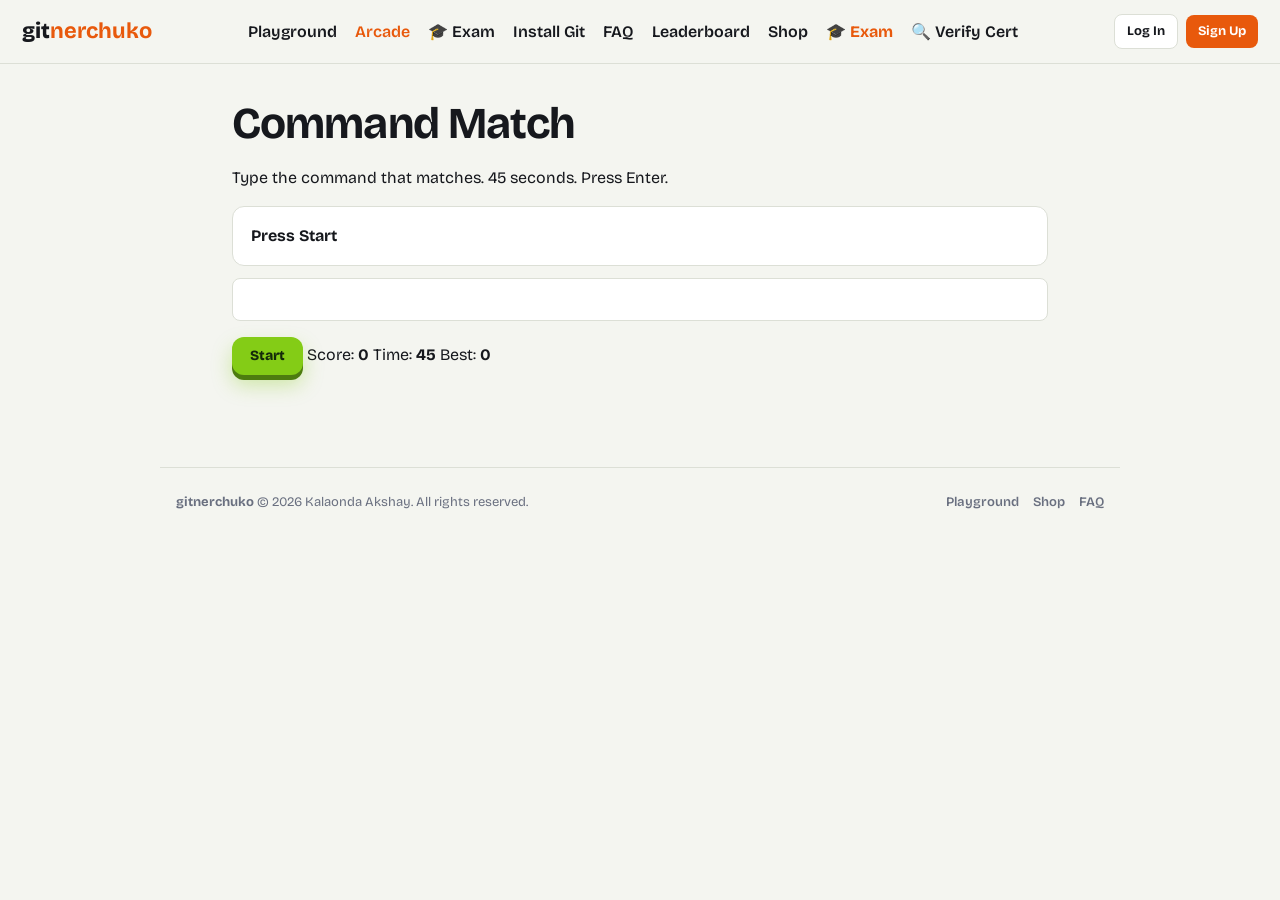
<file: arcade.html>
<!DOCTYPE html><html lang="en"><head><meta charset="utf-8"><meta name="viewport" content="width=device-width,initial-scale=1"><link rel="stylesheet" href="style.css"><script src="sound.js"></script><script src="shared.js"></script><script src="auth.js"></script><title>Arcade – Git Nerchuko</title></head><body><nav><a class="logo" href="index.html">git<b>nerchuko</b></a><a href="play.html">Playground</a><a href="arcade.html" class="active">Arcade</a><a href="quiz.html">🎓 Exam</a><a href="install.html">Install Git</a><a href="faq.html">FAQ</a><a href="leaderboard.html">Leaderboard</a><a href="shop.html">Shop</a></nav><main><h1>Command Match</h1><p>Type the command that matches. 45 seconds. Press Enter.</p>
<div class="card"><b id=q>Press Start</b></div><input id=i autocomplete=off disabled aria-label="Command"><p><button class="btn-3d" id=s style="padding:8px 18px;font-size:14px">Start</button> Score: <b id=sc>0</b> Time: <b id=t>45</b> Best: <b id=b></b></p>
<script>const Q=[["Start a repository","git init"],["Stage everything","git add ."],["See what changed","git status"],["Show short history","git log --oneline"],["Create and switch to branch dev","git switch -c dev"],["Merge dev into current branch","git merge dev"],["Undo last commit with a new commit","git revert HEAD"],["Shelve unfinished work","git stash"],["Restore shelved work","git stash pop"],["Download and merge remote work","git pull"],["Open a pull request","gh pr create"],["Drop last commit completely","git reset --hard HEAD~1"]];
let c,sc=0,t=45,iv;b.textContent=localStorage.getItem("gqa")||0;
function n(){c=Q[Math.random()*Q.length|0];q.textContent=c[0]}
s.onclick=()=>{if(window.playGQSound)playGQSound("cmd");sc=0;t=45;sc_.textContent=0;i.disabled=false;i.value="";i.focus();n();clearInterval(iv);iv=setInterval(()=>{t--;tt.textContent=t;if(t<=0){clearInterval(iv);i.disabled=true;q.textContent="Time up! Score "+sc;if(window.playGQSound)playGQSound("win");if(sc>+(localStorage.getItem("gqa")||0)){localStorage.setItem("gqa",sc);b.textContent=sc}}},1e3)};
const sc_=document.getElementById("sc"),tt=document.getElementById("t");
i.onkeydown=e=>{if(e.key==="Enter"){if(i.value.trim()===c[1]){sc++;sc_.textContent=sc;if(window.playGQSound)playGQSound("success")}else{if(window.playGQSound)playGQSound("error")}i.value="";n()}else if(e.key.length===1&&window.playGQSound){playGQSound("key")}}</script></main>
<footer style="max-width:960px;margin:40px auto 20px;padding:24px 16px;border-top:1px solid var(--ln);color:var(--mut);font-size:13px;display:flex;justify-content:space-between;align-items:center;flex-wrap:wrap;gap:12px">
  <div><b>gitnerchuko</b> © 2026 Kalaonda Akshay. All rights reserved.</div>
  <div style="display:flex;gap:14px;font-weight:600">
    <a href="play.html" style="color:inherit;text-decoration:none">Playground</a>
    <a href="shop.html" style="color:inherit;text-decoration:none">Shop</a>
    <a href="faq.html" style="color:inherit;text-decoration:none">FAQ</a>
  </div>
</footer>
</body></html>
</file>
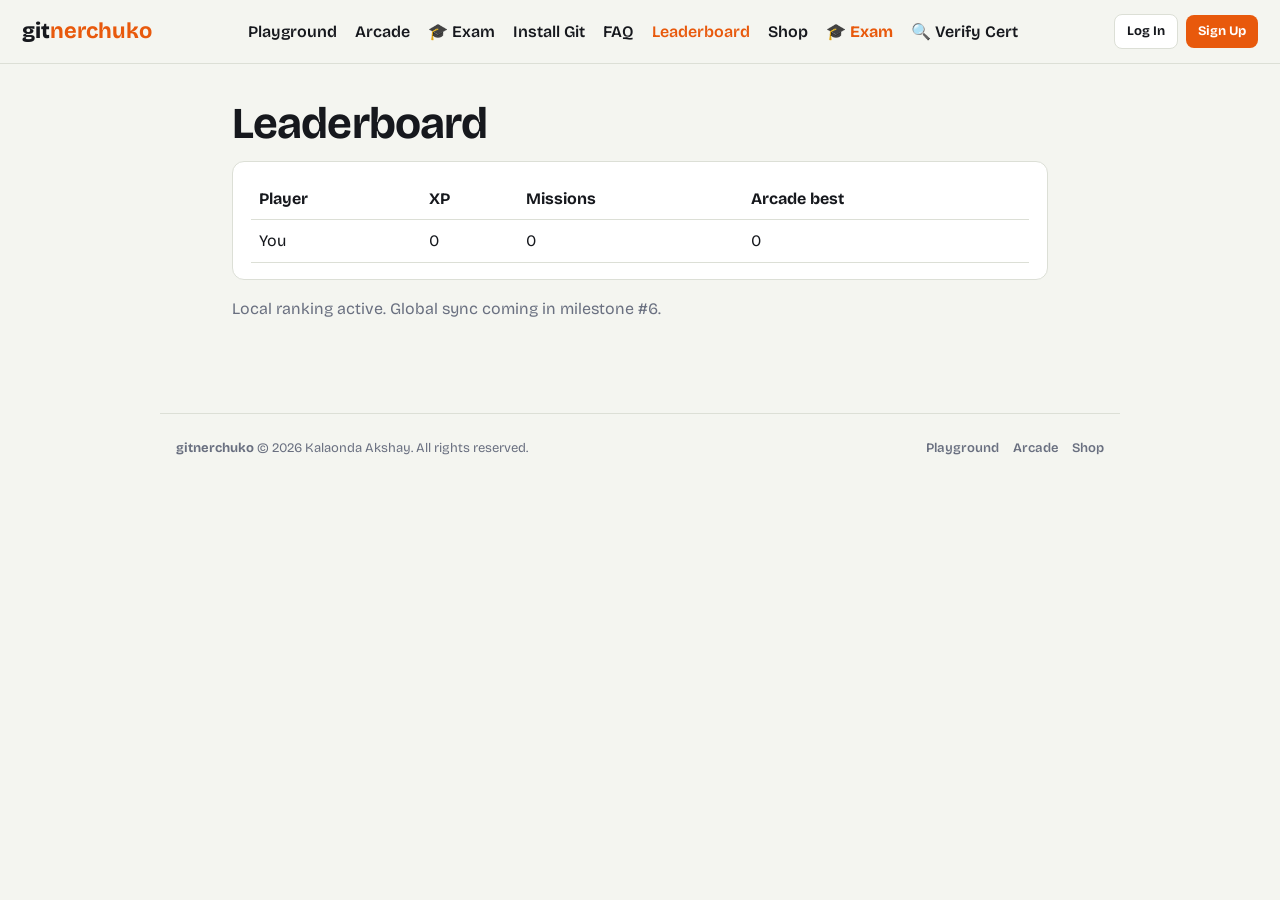
<file: leaderboard.html>
<!DOCTYPE html><html lang="en"><head><meta charset="utf-8"><meta name="viewport" content="width=device-width,initial-scale=1"><link rel="stylesheet" href="style.css"><script src="sound.js"></script><script src="shared.js"></script><script src="auth.js"></script><title>Leaderboard – Git Nerchuko</title></head><body><nav><a class="logo" href="index.html">git<b>nerchuko</b></a><a href="play.html">Playground</a><a href="arcade.html">Arcade</a><a href="quiz.html">🎓 Exam</a><a href="install.html">Install Git</a><a href="faq.html">FAQ</a><a href="leaderboard.html" class="active">Leaderboard</a><a href="shop.html">Shop</a></nav><main><h1>Leaderboard</h1><div class="card"><table><tr><th>Player</th><th>XP</th><th>Missions</th><th>Arcade best</th></tr><tr><td>You</td><td id=x></td><td id=m></td><td id=a></td></tr></table></div>
<p style="color:var(--mut)">Local ranking active. Global sync coming in milestone #6.</p>
<script>let g={};try{g=JSON.parse(localStorage.getItem("gq"))||{}}catch(e){}
x.textContent=g.xp||0;m.textContent=Object.keys(g.st||{}).length;a.textContent=localStorage.getItem("gqa")||0</script></main>
<footer style="max-width:960px;margin:40px auto 20px;padding:24px 16px;border-top:1px solid var(--ln);color:var(--mut);font-size:13px;display:flex;justify-content:space-between;align-items:center;flex-wrap:wrap;gap:12px">
  <div><b>gitnerchuko</b> © 2026 Kalaonda Akshay. All rights reserved.</div>
  <div style="display:flex;gap:14px;font-weight:600">
    <a href="play.html" style="color:inherit;text-decoration:none">Playground</a>
    <a href="arcade.html" style="color:inherit;text-decoration:none">Arcade</a>
    <a href="shop.html" style="color:inherit;text-decoration:none">Shop</a>
  </div>
</footer>
</body></html>
</file>
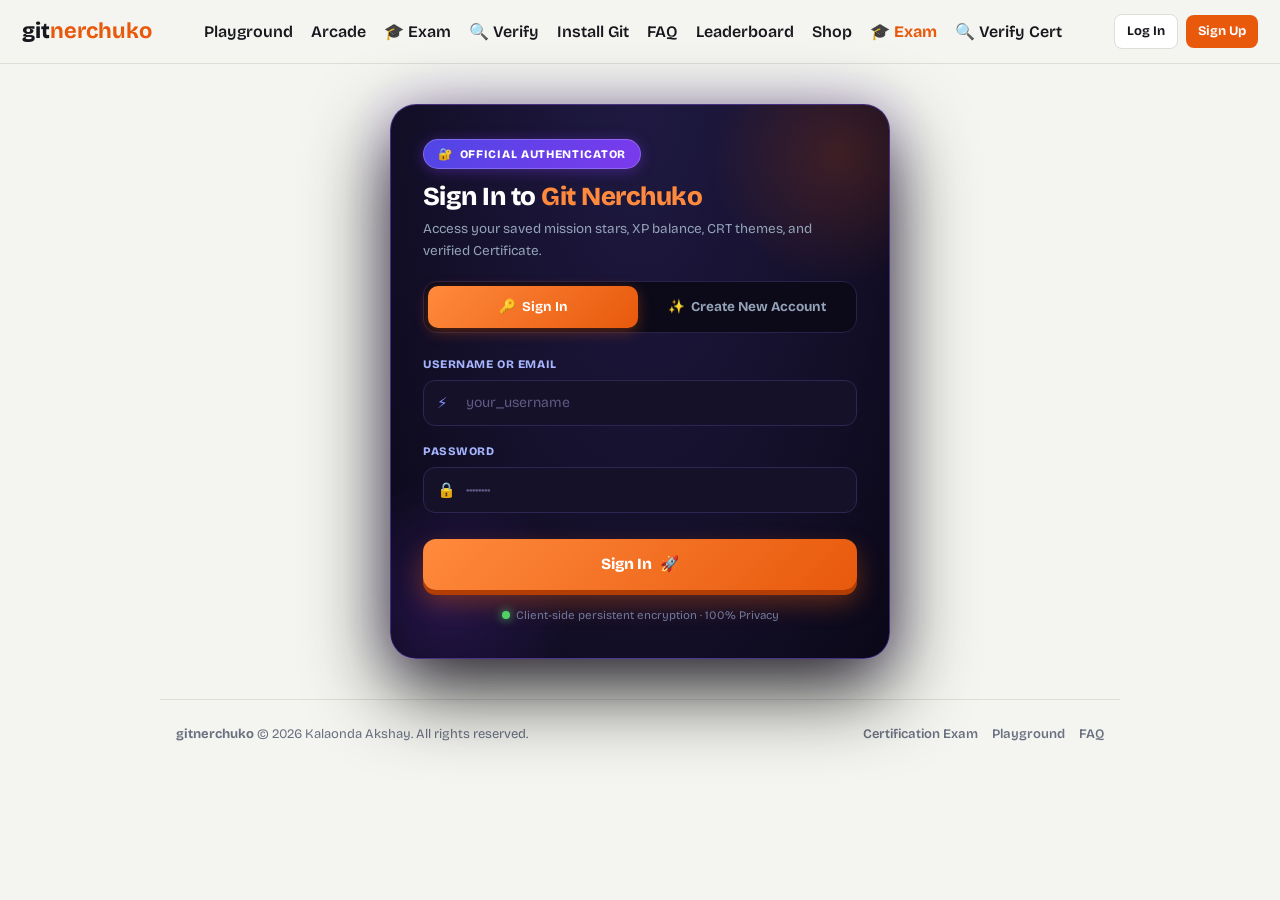
<file: login.html>
<!DOCTYPE html>
<html lang="en">
<head>
  <meta charset="utf-8">
  <meta name="viewport" content="width=device-width, initial-scale=1">
  <title>Sign In / Register – Git Nerchuko</title>
  <link rel="stylesheet" href="style.css">
  <script src="sound.js"></script>
  <script src="shared.js"></script>
  <script src="auth.js"></script>
</head>
<body>
  <nav>
    <a class="logo" href="index.html">git<b>nerchuko</b></a>
    <a href="play.html">Playground</a>
    <a href="arcade.html">Arcade</a>
    <a href="quiz.html">🎓 Exam</a>
    <a href="verify.html">🔍 Verify</a>
    <a href="install.html">Install Git</a>
    <a href="faq.html">FAQ</a>
    <a href="leaderboard.html">Leaderboard</a>
    <a href="shop.html">Shop</a>
  </nav>

  <main style="max-width:540px;margin:40px auto;padding:0 20px">
    <div class="auth-modal-card tilt-card" style="margin:0 auto">
      <div style="display:flex;justify-content:space-between;align-items:center;margin-bottom:14px;position:relative;z-index:2">
        <div class="auth-badge-pill">
          <span>🔐</span> OFFICIAL AUTHENTICATOR
        </div>
      </div>

      <div style="position:relative;z-index:2">
        <h1 id="page-auth-title" style="font-size:26px;font-weight:800;letter-spacing:-0.02em;margin:0 0 6px;color:#fff">
          Sign In to <span style="color:#ff8a3d">Git Nerchuko</span>
        </h1>
        <p id="page-auth-subtitle" style="color:#94a3b8;font-size:13.5px;margin:0 0 20px">
          Access your saved mission stars, XP balance, CRT themes, and verified Certificate.
        </p>
      </div>

      <!-- Segmented Control Switcher -->
      <div class="auth-segmented-switch" style="position:relative;z-index:2">
        <button id="page-tab-login" class="auth-seg-btn active">
          <span>🔑</span> Sign In
        </button>
        <button id="page-tab-reg" class="auth-seg-btn">
          <span>✨</span> Create New Account
        </button>
      </div>

      <!-- Upfront Certificate Warning -->
      <div id="page-cert-warning" class="auth-cert-card" style="display:none;position:relative;z-index:2">
        <div class="auth-cert-icon">🎓</div>
        <div class="auth-cert-text">
          <strong>Official Certificate Accreditation Notice:</strong><br>
          Please provide your real <strong>Full Legal Name</strong> below. This exact name will be permanently engraved on your official <strong>Git Nerchuko Certification of Competence</strong> after passing the 15-question exam!
        </div>
      </div>

      <div id="page-auth-error" style="display:none;background:rgba(239,68,68,0.15);border:1.5px solid #ef4444;color:#fca5a5;padding:10px 14px;border-radius:12px;font-size:13px;margin-bottom:16px;position:relative;z-index:2"></div>
      <div id="page-auth-success" style="display:none;background:rgba(34,197,94,0.15);border:1.5px solid #22c55e;color:#86efac;padding:10px 14px;border-radius:12px;font-size:13.5px;margin-bottom:16px;position:relative;z-index:2"></div>

      <form id="page-auth-form" onsubmit="return false" style="position:relative;z-index:2">
        <!-- Full Name (Register mode) -->
        <div id="page-field-fullname" class="auth-field-wrap" style="display:none">
          <div class="auth-field-label">
            <span>Full Legal Name</span>
            <span class="req">★ Will appear on Certificate</span>
          </div>
          <div class="auth-input-container">
            <span class="auth-input-icon">👤</span>
            <input id="page-input-fullname" class="auth-input-el" type="text" placeholder="e.g. Kalaonda Akshay" autocomplete="name">
          </div>
        </div>

        <!-- Username / Identifier -->
        <div class="auth-field-wrap">
          <div class="auth-field-label">
            <span id="page-label-ident">Username or Email</span>
          </div>
          <div class="auth-input-container">
            <span class="auth-input-icon">⚡</span>
            <input id="page-input-ident" class="auth-input-el" type="text" placeholder="your_username" autocomplete="username">
          </div>
        </div>

        <!-- Email (Register mode) -->
        <div id="page-field-email" class="auth-field-wrap" style="display:none">
          <div class="auth-field-label">
            <span>Email Address</span>
          </div>
          <div class="auth-input-container">
            <span class="auth-input-icon">✉️</span>
            <input id="page-input-email" class="auth-input-el" type="email" placeholder="you@example.com" autocomplete="email">
          </div>
        </div>

        <!-- Password -->
        <div class="auth-field-wrap" style="margin-bottom:20px">
          <div class="auth-field-label">
            <span>Password</span>
          </div>
          <div class="auth-input-container">
            <span class="auth-input-icon">🔒</span>
            <input id="page-input-pass" class="auth-input-el" type="password" placeholder="••••••••" autocomplete="current-password">
          </div>
        </div>

        <button id="page-btn-submit" class="auth-submit-btn">
          <span>Sign In</span> 🚀
        </button>

        <div style="margin-top:16px;text-align:center;font-size:11.5px;color:#71789c;display:flex;align-items:center;justify-content:center;gap:6px">
          <span class="pulse-dot"></span>
          <span>Client-side persistent encryption · 100% Privacy</span>
        </div>
      </form>
    </div>
  </main>

  <footer style="max-width:960px;margin:40px auto 20px;padding:24px 16px;border-top:1px solid var(--ln);color:var(--mut);font-size:13px;display:flex;justify-content:space-between;align-items:center;flex-wrap:wrap;gap:12px">
    <div><b>gitnerchuko</b> © 2026 Kalaonda Akshay. All rights reserved.</div>
    <div style="display:flex;gap:14px;font-weight:600">
      <a href="quiz.html" style="color:inherit;text-decoration:none">Certification Exam</a>
      <a href="play.html" style="color:inherit;text-decoration:none">Playground</a>
      <a href="faq.html" style="color:inherit;text-decoration:none">FAQ</a>
    </div>
  </footer>

  <script>
    let isReg = false;

    function setPageMode(reg) {
      isReg = reg;
      const title = document.getElementById("page-auth-title");
      const warning = document.getElementById("page-cert-warning");
      const fieldFull = document.getElementById("page-field-fullname");
      const fieldEmail = document.getElementById("page-field-email");
      const labelIdent = document.getElementById("page-label-ident");
      const btnSubmit = document.getElementById("page-btn-submit");
      const tabLogin = document.getElementById("page-tab-login");
      const tabReg = document.getElementById("page-tab-reg");
      const err = document.getElementById("page-auth-error");
      const succ = document.getElementById("page-auth-success");

      err.style.display = "none";
      succ.style.display = "none";

      if (isReg) {
        title.innerHTML = 'Create <span style="color:#ff8a3d">Git Nerchuko</span> Account';
        warning.style.display = "flex";
        fieldFull.style.display = "block";
        fieldEmail.style.display = "block";
        labelIdent.textContent = "Choose Username";
        btnSubmit.innerHTML = '<span>Register &amp; Bind Certificate Name</span> 🎓';
        btnSubmit.className = "auth-submit-btn green";
        tabLogin.className = "auth-seg-btn";
        tabReg.className = "auth-seg-btn active";
      } else {
        title.innerHTML = 'Sign In to <span style="color:#ff8a3d">Git Nerchuko</span>';
        warning.style.display = "none";
        fieldFull.style.display = "none";
        fieldEmail.style.display = "none";
        labelIdent.textContent = "Username or Email";
        btnSubmit.innerHTML = '<span>Sign In</span> 🚀';
        btnSubmit.className = "auth-submit-btn";
        tabLogin.className = "auth-seg-btn active";
        tabReg.className = "auth-seg-btn";
      }
    }

    document.getElementById("page-tab-login").onclick = () => setPageMode(false);
    document.getElementById("page-tab-reg").onclick = () => setPageMode(true);

    document.getElementById("page-btn-submit").onclick = () => {
      const err = document.getElementById("page-auth-error");
      const succ = document.getElementById("page-auth-success");
      err.style.display = "none";
      succ.style.display = "none";

      if (isReg) {
        const fullName = document.getElementById("page-input-fullname").value;
        const username = document.getElementById("page-input-ident").value;
        const email = document.getElementById("page-input-email").value;
        const pass = document.getElementById("page-input-pass").value;

        const res = window.GNAuth.register(fullName, username, email, pass);
        if (res.success) {
          if (window.playGQSound) window.playGQSound("win");
          succ.innerHTML = `<strong>Account created successfully!</strong> Welcome, ${res.user.fullName}. Redirecting...`;
          succ.style.display = "block";
          setTimeout(() => {
            const redirect = new URLSearchParams(location.search).get("redirect") || "quiz.html";
            location.href = redirect;
          }, 1200);
        } else {
          if (window.playGQSound) window.playGQSound("error");
          err.textContent = res.message;
          err.style.display = "block";
        }
      } else {
        const ident = document.getElementById("page-input-ident").value;
        const pass = document.getElementById("page-input-pass").value;

        const res = window.GNAuth.login(ident, pass);
        if (res.success) {
          if (window.playGQSound) window.playGQSound("success");
          succ.innerHTML = `<strong>Signed in successfully!</strong> Welcome back, ${res.user.fullName}. Redirecting...`;
          succ.style.display = "block";
          setTimeout(() => {
            const redirect = new URLSearchParams(location.search).get("redirect") || "quiz.html";
            location.href = redirect;
          }, 1000);
        } else {
          if (window.playGQSound) window.playGQSound("error");
          err.textContent = res.message;
          err.style.display = "block";
        }
      }
    };

    // If already logged in, show status
    if (window.GNAuth.isAuthenticated()) {
      const u = window.GNAuth.getUser();
      document.getElementById("page-auth-success").innerHTML = `You are currently logged in as <strong>${u.fullName}</strong> (@${u.username}). <a href="quiz.html" style="color:inherit;text-decoration:underline">Take Certification Exam</a> or <a href="javascript:window.GNAuth.logout()" style="color:inherit;text-decoration:underline">Sign Out</a>.`;
      document.getElementById("page-auth-success").style.display = "block";
    }
  </script>
</body>
</html>
</file>
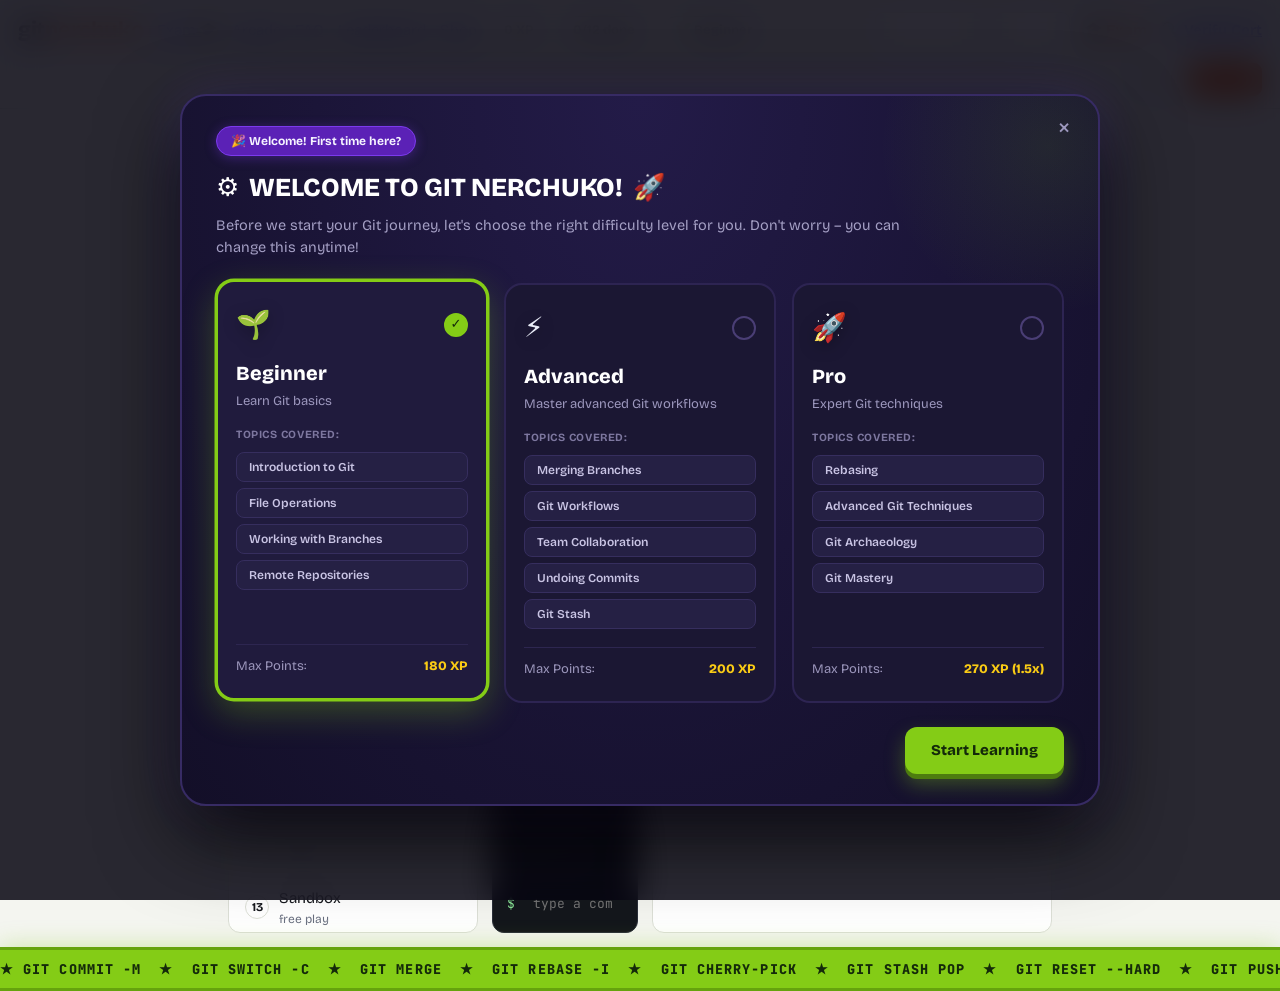
<file: play.html>
<!DOCTYPE html>
<html lang="en"><head><meta charset="utf-8">
<meta name="viewport" content="width=device-width, initial-scale=1, viewport-fit=cover">
<title>Git Nerchuko – Learn Git and GitHub by Playing</title>
<link href="https://fonts.googleapis.com/css2?family=Bricolage+Grotesque:wght@500;700;800&family=JetBrains+Mono:wght@400;600&display=swap" rel="stylesheet">
<link rel="stylesheet" href="style.css">
<script src="sound.js"></script>
<script src="shared.js"></script>
<script src="auth.js"></script>
<style>
:root{--bg:#f4f5f0;--pn:#fff;--ink:#16181d;--mut:#6a7080;--ln:#dcdfd6;--ac:#e8590c;--ok:#2b8a3e;--er:#c92a2a;--tm:#14171c;--tt:#d7dde8;--t-border:#2a2f39;--t-prompt:#8ce99a;--t-chip:#1a1e25;--t-chip-txt:#b8c0cf;--t-glow:none;--l0:#e8590c;--l1:#1c7ed6;--l2:#9c36b5;--l3:#2b8a3e;
box-sizing:border-box;padding-top:env(safe-area-inset-top,0px);padding-bottom:env(safe-area-inset-bottom,0px)}
@media(prefers-color-scheme:dark){:root:not([data-theme="light"]){--bg:#101216;--pn:#181b21;--ink:#e9ecf2;--mut:#8b93a5;--ln:#2a2f39;--ac:#ff8a3d;--ok:#51cf66;--er:#ff6b6b;--tm:#0a0c0f;--l0:#ff8a3d;--l1:#4dabf7;--l2:#da77f2;--l3:#69db7c}}
:root[data-theme="dark"]{--bg:#101216;--pn:#181b21;--ink:#e9ecf2;--mut:#8b93a5;--ln:#2a2f39;--ac:#ff8a3d;--ok:#51cf66;--er:#ff6b6b;--tm:#0a0c0f;--l0:#ff8a3d;--l1:#4dabf7;--l2:#da77f2;--l3:#69db7c}
:root[data-term-theme="default"]{--tm:#14171c;--tt:#d7dde8;--t-border:#2a2f39;--t-prompt:#8ce99a;--t-chip:#1a1e25;--t-chip-txt:#b8c0cf;--t-glow:none}
:root[data-term-theme="dark"]{--tm:#08090c;--tt:#f0f3f8;--t-border:#242933;--t-prompt:#60a5fa;--t-chip:#131720;--t-chip-txt:#d1d5db;--t-glow:none}
:root[data-term-theme="matrix"]{--tm:#040d06;--tt:#00ff66;--t-border:#0e4018;--t-prompt:#00ff66;--t-chip:#08210d;--t-chip-txt:#4ade80;--t-glow:0 0 10px rgba(0,255,102,0.25)}
:root[data-term-theme="golden"]{--tm:#130e04;--tt:#ffc83b;--t-border:#3d2c08;--t-prompt:#ffb703;--t-chip:#241a05;--t-chip-txt:#fde68a;--t-glow:0 0 10px rgba(255,200,59,0.25)}
html{scroll-padding-top:env(safe-area-inset-top,0px)}
*{box-sizing:border-box}body{margin:0;background:var(--bg);color:var(--ink);font:15px/1.5 "Bricolage Grotesque",system-ui,sans-serif}
header{display:flex;align-items:center;gap:14px;padding:12px 18px;border-bottom:1px solid var(--ln);flex-wrap:wrap}
.logo{font-weight:800;font-size:22px;letter-spacing:-.02em}.logo b{color:var(--ac)}
.sp{flex:1}.stat{padding:4px 12px;border:1px solid var(--ln);border-radius:99px;background:var(--pn);font-weight:700;font-size:13px}
button{font:inherit;cursor:pointer;color:inherit}
.btn{border:1px solid var(--ln);background:var(--pn);border-radius:8px;padding:6px 12px;font-weight:600}.btn:hover{border-color:var(--ac)}
.btn.p{background:var(--ac);border-color:var(--ac);color:#fff}
button:focus-visible,input:focus-visible{outline:2px solid var(--ac);outline-offset:2px}
main{display:grid;grid-template-columns:250px minmax(0,1fr) 400px;gap:14px;padding:14px 18px;height:calc(100vh - 62px);min-height:560px}
.pn{background:var(--pn);border:1px solid var(--ln);border-radius:12px;overflow:hidden;display:flex;flex-direction:column;min-height:0}
.pn h3{margin:0;padding:12px 14px;font-size:14px;border-bottom:1px solid var(--ln)}
#lv{overflow:auto;padding:6px}
.li{display:flex;gap:10px;width:100%;text-align:left;border:0;background:none;padding:9px 10px;border-radius:8px;align-items:center}
.li:hover{background:var(--bg)}.li.on{background:var(--bg);box-shadow:inset 3px 0 var(--ac)}
.li .n{width:24px;height:24px;border-radius:50%;border:1.5px solid var(--ln);display:grid;place-items:center;font-size:12px;font-weight:700;flex:none}
.li.dn .n{background:var(--ok);border-color:var(--ok);color:#fff}.li small{display:block;color:var(--mut);font-size:12px}
.li.lk{opacity:.45}
#mid{display:flex;flex-direction:column;gap:14px;min-height:0}
#mis{padding:14px 16px}#mis h2{margin:0 0 4px;font-size:20px;letter-spacing:-.01em}
#mis p{margin:4px 0;color:var(--mut)}#mis .g{color:var(--ink);font-weight:600;margin-top:8px}
#mis .why{font-size:13px}
#win{background:color-mix(in srgb,var(--ok) 14%,var(--pn));border-top:1px solid var(--ok);padding:10px 16px;display:none;align-items:center;gap:12px}
#term{flex:1;background:var(--tm);color:var(--tt);font:13px/1.55 "JetBrains Mono",monospace;display:flex;flex-direction:column;min-height:0;border-radius:12px;border:1px solid var(--t-border,var(--ln));box-shadow:var(--t-glow,none)}
#out{flex:1;overflow:auto;padding:12px 14px;white-space:pre-wrap;word-break:break-word;text-shadow:var(--t-glow,none)}
#out .e{color:#ff8787}#out .c{color:#74c0fc}#out .m{color:#868e96}#out .k{color:var(--t-prompt,#8ce99a)}
#row{display:flex;align-items:center;gap:8px;padding:8px 14px;border-top:1px solid var(--t-border,#2a2f39)}
#row span{color:var(--t-prompt,#8ce99a)}#in{flex:1;background:none;border:0;color:inherit;font:inherit;outline:0}
#chips{display:flex;gap:6px;flex-wrap:wrap;padding:0 14px 10px}
.ch{border:1px solid var(--t-border,#2f3541);background:var(--t-chip,#1a1e25);color:var(--t-chip-txt,#b8c0cf);border-radius:6px;padding:2px 8px;font:12px "JetBrains Mono",monospace}.ch:hover{border-color:var(--ac);color:#fff}
#rt{display:flex;flex-direction:column;gap:14px;min-height:0}
.tabs{display:flex;border-bottom:1px solid var(--ln)}.tabs button{flex:1;border:0;background:none;padding:11px;font-weight:700;color:var(--mut);border-bottom:2px solid transparent}
.tabs button.on{color:var(--ink);border-color:var(--ac)}
.tp{overflow:auto;flex:1;padding:10px}
.empty{color:var(--mut);padding:24px 8px;text-align:center}
#areas{display:grid;grid-template-columns:repeat(3,1fr);gap:8px;padding:10px}
#areas div{border:1px dashed var(--ln);border-radius:8px;padding:6px 8px;min-height:64px;font:12px "JetBrains Mono",monospace}
#areas h4{margin:0 0 4px;font:700 12px "Bricolage Grotesque",sans-serif;color:var(--mut)}
.f{display:block}.f.mo{color:var(--ac)}.f.st{color:var(--ok)}
.cs{display:grid;grid-template-columns:auto 1fr;gap:6px 12px;font-size:13px}.cs code{font:12px "JetBrains Mono",monospace;color:var(--ac);white-space:nowrap}
.cs h4{grid-column:1/-1;margin:10px 0 0;font-size:13px}
@media(max-width:1000px){main{grid-template-columns:1fr;height:auto}#term{min-height:420px}#lv{max-height:220px}#rt{min-height:520px}}
@media(prefers-reduced-motion:no-preference){#win{animation:u .3s}@keyframes u{from{opacity:0;transform:translateY(6px)}}}
</style></head><body>
<div id="diff-modal" class="gq-modal-overlay" style="display:none">
  <div class="gq-modal tilt-card" style="position:relative">
    <button id="close-diff-modal" style="position:absolute;top:18px;right:22px;background:none;border:none;color:#9d98be;font-size:24px;cursor:pointer;line-height:1;transition:color 0.2s" title="Close" onmouseover="this.style.color='#fff'" onmouseout="this.style.color='#9d98be'">×</button>
    <div class="gq-modal-badge">🎉 Welcome! First time here?</div>
    <div class="gq-modal-title"><span>⚙️</span> WELCOME TO GIT NERCHUKO! <span>🚀</span></div>
    <div class="gq-modal-sub">Before we start your Git journey, let's choose the right difficulty level for you. Don't worry – you can change this anytime!</div>
    
    <div class="gq-diff-grid">
      <!-- Beginner Card -->
      <div class="gq-diff-card selected" data-level="beginner">
        <div>
          <div class="gq-diff-header">
            <span class="gq-diff-icon">🌱</span>
            <span class="gq-diff-radio">✓</span>
          </div>
          <div class="gq-diff-title">Beginner</div>
          <div class="gq-diff-desc">Learn Git basics</div>
          <div class="gq-diff-topics-label">Topics covered:</div>
          <div class="gq-diff-pills">
            <span class="gq-diff-pill">Introduction to Git</span>
            <span class="gq-diff-pill">File Operations</span>
            <span class="gq-diff-pill">Working with Branches</span>
            <span class="gq-diff-pill">Remote Repositories</span>
          </div>
        </div>
        <div class="gq-diff-footer">
          <span>Max Points:</span>
          <b>180 XP</b>
        </div>
      </div>

      <!-- Advanced Card -->
      <div class="gq-diff-card" data-level="advanced">
        <div>
          <div class="gq-diff-header">
            <span class="gq-diff-icon">⚡</span>
            <span class="gq-diff-radio"></span>
          </div>
          <div class="gq-diff-title">Advanced</div>
          <div class="gq-diff-desc">Master advanced Git workflows</div>
          <div class="gq-diff-topics-label">Topics covered:</div>
          <div class="gq-diff-pills">
            <span class="gq-diff-pill">Merging Branches</span>
            <span class="gq-diff-pill">Git Workflows</span>
            <span class="gq-diff-pill">Team Collaboration</span>
            <span class="gq-diff-pill">Undoing Commits</span>
            <span class="gq-diff-pill">Git Stash</span>
          </div>
        </div>
        <div class="gq-diff-footer">
          <span>Max Points:</span>
          <b>200 XP</b>
        </div>
      </div>

      <!-- Pro Card -->
      <div class="gq-diff-card" data-level="pro">
        <div>
          <div class="gq-diff-header">
            <span class="gq-diff-icon">🚀</span>
            <span class="gq-diff-radio"></span>
          </div>
          <div class="gq-diff-title">Pro</div>
          <div class="gq-diff-desc">Expert Git techniques</div>
          <div class="gq-diff-topics-label">Topics covered:</div>
          <div class="gq-diff-pills">
            <span class="gq-diff-pill">Rebasing</span>
            <span class="gq-diff-pill">Advanced Git Techniques</span>
            <span class="gq-diff-pill">Git Archaeology</span>
            <span class="gq-diff-pill">Git Mastery</span>
          </div>
        </div>
        <div class="gq-diff-footer">
          <span>Max Points:</span>
          <b>270 XP (1.5x)</b>
        </div>
      </div>
    </div>

    <div style="display:flex;justify-content:flex-end;align-items:center;gap:12px">
      <button class="btn-3d" id="btn-start-learning">Start Learning</button>
    </div>
  </div>
</div>
<header><a class="logo" href="index.html" style="color:inherit;text-decoration:none">git<b>nerchuko</b></a><a href="quiz.html">Exam 🎓</a><a href="arcade.html">Arcade</a><a href="faq.html">FAQ</a><a href="leaderboard.html">Leaderboard</a><a href="shop.html">Shop</a><div class="stat" id="xp"></div><div class="stat" id="pr"></div><button class="stat" id="df" style="cursor:pointer;display:inline-flex;align-items:center;gap:4px" title="Change Difficulty">🌱 Beginner</button><div class="sp"></div>
<button class="btn" id="rs">Reset level</button><button class="btn" id="th">Theme</button></header>
<main>
<section class="pn"><h3>Missions</h3><div id="lv"></div></section>
<section id="mid">
<div class="pn"><div id="mis"></div><div id="win"><span id="wt" style="flex:1;font-weight:700"></span><button class="btn p" id="nx">Next mission</button></div></div>
<div id="term"><div id="out"></div><div id="chips"></div><div id="row"><span>$</span><input id="in" autocomplete="off" autocapitalize="off" spellcheck="false" aria-label="Terminal input" placeholder="type a command, press Enter"></div></div>
</section>
<section id="rt"><div class="pn" style="flex:1"><div class="tabs"><button class="on" data-t="g">Commit graph</button><button data-t="c">Cheat sheet</button></div>
<div id="areas"></div><div class="tp" id="tp"></div></div></section>
</main>
<div class="gq-ticker-wrap">
  <div class="gq-ticker-move">
    <span>★ GIT COMMIT -M &nbsp;★&nbsp; GIT SWITCH -C &nbsp;★&nbsp; GIT MERGE &nbsp;★&nbsp; GIT REBASE -I &nbsp;★&nbsp; GIT CHERRY-PICK &nbsp;★&nbsp; GIT STASH POP &nbsp;★&nbsp; GIT RESET --HARD &nbsp;★&nbsp; GIT PUSH -U ORIGIN MAIN &nbsp;★&nbsp; GH PR CREATE &nbsp;★&nbsp; GIT LOG --ONELINE &nbsp;★&nbsp; GIT STATUS &nbsp;★&nbsp; GIT REVERT HEAD &nbsp;★&nbsp;</span>
    <span>★ GIT COMMIT -M &nbsp;★&nbsp; GIT SWITCH -C &nbsp;★&nbsp; GIT MERGE &nbsp;★&nbsp; GIT REBASE -I &nbsp;★&nbsp; GIT CHERRY-PICK &nbsp;★&nbsp; GIT STASH POP &nbsp;★&nbsp; GIT RESET --HARD &nbsp;★&nbsp; GIT PUSH -U ORIGIN MAIN &nbsp;★&nbsp; GH PR CREATE &nbsp;★&nbsp; GIT LOG --ONELINE &nbsp;★&nbsp; GIT STATUS &nbsp;★&nbsp; GIT REVERT HEAD &nbsp;★&nbsp;</span>
  </div>
</div>
<script>
const $=s=>document.querySelector(s);
let R,L=0,hist=[],hi=0,done=false,tab="g",S={xp:0,st:{},unlockedThemes:["default"],termTheme:"default"};
try{S=Object.assign({xp:0,st:{},unlockedThemes:["default"],termTheme:"default"},JSON.parse(localStorage.getItem("gq"))||{})}catch(e){}
if(!Array.isArray(S.unlockedThemes))S.unlockedThemes=["default"];
if(!S.unlockedThemes.includes("default"))S.unlockedThemes.push("default");
if(!S.termTheme)S.termTheme="default";
document.documentElement.dataset.termTheme=S.termTheme;
const save=()=>{try{localStorage.setItem("gq",JSON.stringify(S))}catch(e){}};
const fresh=()=>({c:{},b:{},H:"main",det:null,wd:{},idx:{},init:false,rem:null,rb:{},stash:[],tags:{},pr:null,n:0,log:[],errs:0});
const hc=()=>R.det||R.b[R.H]||null,snap=i=>i?R.c[i].s:{};
const hs=n=>((n*2654435761)>>>0).toString(16).padStart(8,"0").slice(0,7);
function anc(i,s=new Set()){if(i&&!s.has(i)){s.add(i);R.c[i].p.forEach(p=>anc(p,s))}return s}
const isAnc=(a,b)=>anc(b).has(a);
function mk(msg,p,s){const n=++R.n,id=hs(n);R.c[id]={id,msg,p,s:{...s},n};if(R.det)R.det=id;else R.b[R.H]=id;return id}
function sync(s){const u={};for(const f in R.wd)if(!(f in R.idx))u[f]=R.wd[f];R.wd={...u,...s};R.idx={...s}}
function chg(){const h=snap(hc());return{st:Object.keys(R.idx).filter(f=>h[f]!==R.idx[f]),mo:Object.keys(R.idx).filter(f=>R.wd[f]!==undefined&&R.wd[f]!==R.idx[f]),un:Object.keys(R.wd).filter(f=>!(f in R.idx))}}
const union=(a,b)=>{const r={...a};for(const f in b)r[f]=Math.max(r[f]||0,b[f]);return r};
function mergeC(t,label,o,say){const h=hc();
 if(isAnc(t,h)){say("Already up to date.");return}
 if(isAnc(h,t)){if(R.det)R.det=t;else R.b[R.H]=t;sync(snap(t));say("Updating "+h.slice(0,7)+".."+t.slice(0,7));say("Fast-forward","k");return}
 const id=mk("Merge "+label,[h,t],union(snap(h),snap(t)));sync(snap(id));say("Merge made by the ort strategy.","k")}
function run(line){
 const t=(line.match(/"[^"]*"|'[^']*'|\S+/g)||[]).map(s=>s.replace(/^["']|["']$/g,""));
 const o=[],say=(x,k="o")=>o.push([x,k]),er=x=>{say(x,"e");o.err=1};
 if(!t.length)return o;const[c,a,...r]=t;
 if(c==="clear"){o.clr=1;return o}
 if(c==="help"){say("Commands: touch, edit, ls, git (init add commit status log branch switch checkout merge reset revert stash tag remote push pull), gh pr create|merge, teammate","m");return o}
 if(c==="touch"){t.slice(1).forEach(f=>{if(!(f in R.wd))R.wd[f]=1});if(!a)er("usage: touch <file>");return o}
 if(c==="edit"){if(R.wd[a]===undefined)er("edit: "+a+" does not exist. Try touch "+a);else R.wd[a]++;return o}
 if(c==="ls"){say(Object.keys(R.wd).join("  ")||"(empty)");return o}
 if(c==="teammate"){if(!R.rem)return er("No remote yet."),o;const p=R.rb.main,id=hs(++R.n);R.c[id]={id,msg:"Teammate: add team.txt",p:[p],s:{...snap(p),"team.txt":1},n:R.n};R.rb.main=id;say("A teammate pushed a commit to origin/main.","m");return o}
 if(c==="gh"){
  if(a!=="pr")return er("try: gh pr create | gh pr merge"),o;
  if(!R.rem)return er("No remote. Run git remote add origin <url> first."),o;
  if(r[0]==="create"){if(R.H==="main"||R.rb[R.H]===undefined)return er("Push a non-main branch first: git push -u origin <branch>"),o;R.pr={br:R.H,merged:0};say("https://github.com/you/repo/pull/1","c");say("Pull request #1 opened: "+R.H+" → main","k")}
  else if(r[0]==="merge"){if(!R.pr)return er("No open pull request. Run gh pr create."),o;const m=R.rb.main,f=R.rb[R.pr.br];
   if(isAnc(m,f))R.rb.main=f;else R.rb.main=(()=>{const id=hs(++R.n);R.c[id]={id,msg:"Merge pull request #1",p:[m,f],s:union(snap(m),snap(f)),n:R.n};return id})();
   R.pr.merged=1;say("✓ Merged pull request #1 into main","k")}
  else er("try: gh pr create | gh pr merge");return o}
 if(c!=="git")return er(c+": command not found. Type help."),o;
 if(a==="init"){if(R.init)say("Reinitialized existing Git repository");else{R.init=true;say("Initialized empty Git repository in ~/project/.git/")}return o}
 if(!R.init)return er("fatal: not a git repository. Run git init first."),o;
 const dirty=()=>{const x=chg();return x.st.length||x.mo.length};
 const gone=n=>{if(dirty())return er("error: local changes would be overwritten. Commit or stash them first."),1;if(n)return;};
 switch(a){
 case"add":{if(!r.length)return er("Nothing specified. Try git add ."),o;
  if(r[0]==="."||r[0]==="-A")Object.assign(R.idx,R.wd);else r.forEach(f=>{if(R.wd[f]===undefined)er("fatal: pathspec "+f+" did not match any files");else R.idx[f]=R.wd[f]});return o}
 case"commit":{let m=null;const i=r.findIndex(x=>x==="-m"||x==="-am");if(i>=0)m=r[i+1];
  if(r.includes("-am")||r.includes("-a"))for(const f in R.idx)if(R.wd[f]!==undefined)R.idx[f]=R.wd[f];
  if(!m)return er("Aborting: empty message. Use git commit -m \"message\""),o;
  const h=hc(),hsn=snap(h),x=chg();if(!x.st.length)return say("Nothing to commit. Stage changes with git add first."),o.err=1,o;
  const id=mk(m,h?[h]:[],R.idx);say("["+(R.det?"detached HEAD":R.H)+" "+id+"] "+m,"k");say(x.st.length+" file(s) changed");return o}
 case"status":{const x=chg();say("On branch "+(R.det?"(detached)":R.H));
  if(x.st.length){say("Changes to be committed:","k");x.st.forEach(f=>say("   "+f,"k"))}
  if(x.mo.length){say("Changes not staged:","e");x.mo.forEach(f=>say("   modified: "+f,"e"))}
  if(x.un.length){say("Untracked files:","e");x.un.forEach(f=>say("   "+f,"e"))}
  if(!x.st.length&&!x.mo.length&&!x.un.length)say("nothing to commit, working tree clean");return o}
 case"log":{const h=hc();if(!h)return er("fatal: your current branch has no commits yet"),o;
  [...anc(h)].sort((p,q)=>R.c[q].n-R.c[p].n).forEach(i=>{const rf=[];if(i===h)rf.push("HEAD"+(R.det?"":" -> "+R.H));for(const b in R.b)if(R.b[b]===i&&!(b===R.H&&i===h&&!R.det))rf.push(b);say(i+(rf.length?" ("+rf.join(", ")+") ":" ")+R.c[i].msg)});return o}
 case"branch":{if(!r.length){Object.keys(R.b).forEach(b=>say((b===R.H&&!R.det?"* ":"  ")+b));if(!Object.keys(R.b).length)say("(no branches yet, commit first)");return o}
  if(!hc())return er("fatal: no commits yet, cannot create a branch"),o;R.b[r[0]]=hc();return o}
 case"switch":case"checkout":{const mk2=r.includes("-c")||r.includes("-b"),n=r.filter(x=>x[0]!=="-")[0];
  if(!n)return er("usage: git "+a+" <branch>"),o;if(gone())return o;
  if(mk2){if(!hc())return er("fatal: make a commit before branching"),o;R.b[n]=hc();R.H=n;R.det=null;say("Switched to a new branch "+n,"k")}
  else if(R.b[n]){R.H=n;R.det=null;sync(snap(R.b[n]));say("Switched to branch "+n,"k")}
  else if(R.c[n]){R.det=n;sync(snap(n));say("HEAD is now detached at "+n,"k")}
  else er("fatal: invalid reference: "+n);return o}
 case"merge":{const n=r[0];if(!R.b[n])return er("merge: "+n+" - not something we can merge"),o;if(gone())return o;mergeC(R.b[n],"branch "+n+" into "+R.H,o,say);return o}
 case"reset":{const m=r.includes("--hard")?"h":r.includes("--soft")?"s":"x",tg=r.filter(x=>x[0]!=="-")[0]||"HEAD";let id=hc();const mm=tg.match(/^HEAD~(\d*)$/);
  if(mm){for(let i=0;i<(+mm[1]||1);i++)id=id&&R.c[id].p[0]}else if(R.c[tg])id=tg;else if(tg!=="HEAD")return er("fatal: unknown revision "+tg),o;
  if(!id)return er("fatal: cannot go back that far"),o;
  if(R.det)R.det=id;else R.b[R.H]=id;if(m==="h"){sync(snap(id));R.wd={...R.wd,...snap(id)}}else if(m==="x")R.idx={...snap(id)};
  say("HEAD is now at "+id+" "+R.c[id].msg,"k");return o}
 case"revert":{const h=hc();if(!h)return er("nothing to revert"),o;const p=R.c[h].p[0],id=mk('Revert "'+R.c[h].msg+'"',[h],snap(p));sync(snap(id));say("["+R.H+" "+id+"] Revert \""+R.c[h].msg+"\"","k");return o}
 case"stash":{if(r[0]==="pop"){const s=R.stash.pop();if(!s)return er("No stash entries found."),o;R.wd={...R.wd,...s};say("Restored your changes.","k");return o}
  if(r[0]==="list"){R.stash.forEach((s,i)=>say("stash@{"+i+"}"));return o}
  const x=chg(),f=[...x.mo,...x.st];if(!f.length)return er("No local changes to save"),o;
  const s={};f.forEach(k=>s[k]=R.wd[k]);R.stash.push(s);const h=snap(hc());R.idx={...h};f.forEach(k=>{if(k in h)R.wd[k]=h[k];else delete R.wd[k]});say("Saved working directory. Tree is clean again.","k");return o}
 case"tag":{if(!hc())return er("no commits yet"),o;R.tags[r[0]]=hc();return o}
 case"remote":{if(r[0]==="add"){R.rem=r[2]||"https://github.com/you/repo.git";return o}if(R.rem)say("origin\t"+R.rem);return o}
 case"push":{if(!R.rem)return er("fatal: no remote. Run: git remote add origin <url>"),o;
  const br=r.filter(x=>x[0]!=="-"&&x!=="origin")[0]||R.H;if(!R.b[br])return er("error: src refspec "+br+" does not match any"),o;
  const old=R.rb[br];if(old&&!isAnc(old,R.b[br]))return er("! [rejected] "+br+" (non-fast-forward). Run git pull first."),o;
  R.rb[br]=R.b[br];say("To "+R.rem);say(old?"   "+old.slice(0,7)+".."+R.b[br].slice(0,7)+"  "+br+" -> "+br:" * [new branch]  "+br+" -> "+br,"k");return o}
 case"pull":{if(!R.rem||!R.rb[R.H])return er("There is no remote branch to pull from."),o;if(gone())return o;mergeC(R.rb[R.H],"origin/"+R.H,o,say);return o}
 }
 er("git: unsupported command "+a+". Type help.");return o}
const LV=[
{t:"Create a repo",g:"Turn this folder into a Git repository.",why:"Every project begins with git init. It adds a hidden .git folder that tracks history.",s:[],c:()=>R.init,h:"git init"},
{t:"Your first commit",g:"Create README.md, stage it, and commit it.",why:"Files move working directory → staging → commit. Staging lets you pick exactly what goes in.",s:["git init","touch README.md"],c:()=>Object.keys(R.c).length>=1,h:'git add .  then  git commit -m "first commit"'},
{t:"Read the history",g:"Run git log --oneline to see past commits.",why:"History is the point of Git. Each commit is a snapshot with a short hash.",s:["git init","touch a.txt","git add .",'git commit -m "add a"',"edit a.txt","git add .",'git commit -m "update a"'],c:()=>R.log.some(l=>l.startsWith("git log")),h:"git log --oneline"},
{t:"Branch out",g:"Create a branch called feature and switch to it.",why:"Branches are cheap pointers. Try risky work without touching main.",s:["git init","touch a.txt","git add .",'git commit -m "init"'],c:()=>R.H==="feature",h:"git switch -c feature"},
{t:"Work on the branch",g:"Edit a.txt, stage it and commit on feature.",why:"Commits move only the branch you are on. Watch the graph split.",s:["git init","touch a.txt","git add .",'git commit -m "init"',"git switch -c feature","edit a.txt"],c:()=>R.H==="feature"&&R.b.feature!==R.b.main,h:'git add .  then  git commit -m "my change"'},
{t:"Merge it back",g:"Switch to main and merge feature.",why:"Merging brings the branch work home. Here it is a fast-forward because main did not move.",s:["git init","touch a.txt","git add .",'git commit -m "init"',"git switch -c feature","edit a.txt","git add .",'git commit -m "feature work"',"git switch main"],c:()=>R.H==="main"&&isAnc(R.b.feature,R.b.main),h:"git merge feature"},
{t:"Undo safely",g:"Undo the last commit without rewriting history.",why:"git revert adds a new commit that cancels an old one. Safe on shared branches.",s:["git init","touch a.txt","git add .",'git commit -m "good"',"edit a.txt","git add .",'git commit -m "oops bug"'],c:()=>R.log.some(l=>l.startsWith("git revert"))&&Object.keys(R.c).length===3,h:"git revert HEAD"},
{t:"Time travel",g:"Move main back one commit with reset --hard.",why:"reset moves the branch pointer. Powerful and local-only: never reset commits you pushed.",s:["git init","touch a.txt","git add .",'git commit -m "one"',"edit a.txt","git add .",'git commit -m "two"',"edit a.txt","git add .",'git commit -m "three"'],c:()=>anc(hc()).size===2,h:"git reset --hard HEAD~1"},
{t:"Stash your work",g:"Stash the edit, then bring it back with stash pop.",why:"Stash shelves unfinished work so you can switch tasks with a clean tree.",s:["git init","touch a.txt","git add .",'git commit -m "init"',"edit a.txt"],c:()=>R.log.some(l=>l==="git stash")&&R.stash.length===0&&chg().mo.length>0,h:"git stash  then  git stash pop"},
{t:"Go to GitHub",g:"Add a remote called origin and push main.",why:"GitHub hosts your remote copy. Push uploads commits so teammates can see them.",s:["git init","touch a.txt","git add .",'git commit -m "init"'],c:()=>R.rb.main&&R.rb.main===R.b.main,h:"git remote add origin <url>  then  git push -u origin main"},
{t:"Sync with a team",g:"A teammate pushed. Run teammate, then git pull.",why:"Pull fetches and merges remote work. If push is rejected, pull first.",s:["git init","touch a.txt","git add .",'git commit -m "init"',"git remote add origin https://github.com/you/repo.git","git push -u origin main"],c:()=>R.log.includes("teammate")&&R.b.main===R.rb.main,h:"teammate  then  git pull"},
{t:"Open a pull request",g:"Push feature, open a PR, then merge it.",why:"Pull requests are GitHub’s review step. Nothing reaches main without a conversation.",s:["git init","touch a.txt","git add .",'git commit -m "init"',"git remote add origin https://github.com/you/repo.git","git push -u origin main","git switch -c feature","edit a.txt","git add .",'git commit -m "add feature"'],c:()=>R.pr&&R.pr.merged,h:"git push -u origin feature, gh pr create, gh pr merge"},
{t:"Sandbox",g:"No rules. Experiment freely and watch the graph.",why:"Break things here. Use Reset level to start over.",s:[],c:()=>false,h:"Try anything from the cheat sheet."}];
const CH=[["Basics",[["git init","start a repo"],["git status","what changed?"],["git add .","stage everything"],['git commit -m "msg"',"save a snapshot"],["git log --oneline","view history"]]],["Branches",[["git switch -c x","new branch"],["git switch x","change branch"],["git merge x","merge x into current"]]],["Undo",[["git revert HEAD","new commit that undoes"],["git reset --hard HEAD~1","drop last commit"],["git stash / stash pop","shelve work"]]],["GitHub",[["git remote add origin url","link repo"],["git push -u origin x","upload"],["git pull","download + merge"],["gh pr create","open pull request"]]]];
let hintUsed=false;
function out(l,k){const d=document.createElement("div");if(k)d.className={e:"e",c:"c",m:"m",k:"k"}[k];d.textContent=l;$("#out").appendChild(d);$("#out").scrollTop=1e9}
function start(i){L=i;R=fresh();done=false;hintUsed=false;$("#out").innerHTML="";LV[i].s.forEach(x=>run(x));R.log=[];R.errs=0;
 out("Mission "+(i+1)+": "+LV[i].t+". Type help for commands.","m");$("#win").style.display="none";ui()}
function ui(){const v=LV[L];$("#xp").textContent=S.xp+" XP";$("#pr").textContent=Object.keys(S.st).length+"/"+(LV.length-1)+" done";
 const dfMap={beginner:"🌱 Beginner",advanced:"⚡ Advanced",pro:"🚀 Pro (Blind)"};
 $("#df").textContent=dfMap[S.difficulty||"beginner"]||"🌱 Difficulty";
 let hintHtml="";
 if(S.difficulty==="beginner"){
   hintHtml='<div style="margin-top:8px;padding:8px 12px;background:var(--bg);border-radius:8px;border:1px dashed var(--ln);font-size:12.5px"><span style="color:var(--ok);font-weight:700">🌱 Beginner Hint:</span> <code>'+v.h+'</code></div>';
 } else if(S.difficulty==="pro"){
   hintHtml='<p><button class="btn sm outline" id="hn" style="font-size:12px;opacity:.8">Peek hint (drops to 1★)</button></p>';
 } else {
   hintHtml='<p><button class="btn sm outline" id="hn" style="font-size:12px">Show hint (-1★ rule)</button></p>';
 }
 $("#mis").innerHTML="<h2>"+v.t+"</h2><p class=g>Goal: "+v.g+"</p><p class=why>"+v.why+'</p>'+hintHtml;
 const hn=$("#hn");if(hn)hn.onclick=e=>{hintUsed=true;if(window.playGQSound)playGQSound("key");e.target.parentNode.innerHTML="<div style='margin-top:6px;font-size:12.5px;color:var(--mut)'>Hint: <code>"+v.h+"</code></div>"};
 $("#lv").innerHTML=LV.map((x,i)=>{const lk=i>0&&i<LV.length-1&&!S.st[i-1]&&!S.st[i];return'<button class="li'+(i===L?" on":"")+(S.st[i]?" dn":"")+(lk?" lk":"")+'" data-i="'+i+'"'+(lk?" disabled":"")+'><span class=n>'+(S.st[i]?"✓":i+1)+"</span><span>"+x.t+"<small>"+(S.st[i]?"★".repeat(S.st[i]):i===LV.length-1?"free play":"mission")+"</small></span></button>"}).join("");
 document.querySelectorAll(".li").forEach(b=>b.onclick=()=>start(+b.dataset.i));
 $("#chips").innerHTML=["git status","git add .",'git commit -m ""',"git log --oneline","touch file.txt","edit a.txt"].map(x=>'<button class="ch">'+x+"</button>").join("");
 document.querySelectorAll(".ch").forEach(b=>b.onclick=()=>{const i=$("#in");i.value=b.textContent;i.focus();if(b.textContent.endsWith('""'))i.setSelectionRange(i.value.length-1,i.value.length-1)});
 side()}
function side(){const x=chg(),f=(a,c)=>a.map(n=>'<span class="f '+c+'">'+n+"</span>").join("")||"<span class=m style='color:var(--mut)'>none</span>";
 $("#areas").innerHTML="<div><h4>Working dir</h4>"+f(Object.keys(R.wd).filter(n=>x.mo.includes(n)||x.un.includes(n)),"mo")+"</div><div><h4>Staged</h4>"+f(x.st,"st")+"</div><div><h4>Committed</h4>"+f(Object.keys(snap(hc())),"")+"</div>";
 if(tab==="c"){$("#tp").innerHTML='<div class="cs">'+CH.map(([h,rows])=>"<h4>"+h+"</h4>"+rows.map(([c,d])=>"<code>"+c+"</code><span>"+d+"</span>").join("")).join("")+"</div>";return}
 if(tab==="g"&&S.difficulty==="pro"){
   $("#tp").innerHTML='<div class="empty" style="padding:36px 14px;text-align:center"><div style="font-size:38px;margin-bottom:10px;filter:drop-shadow(0 4px 10px rgba(0,0,0,0.3))">🔒</div><h3 style="margin:0 0 6px;font-size:16px;color:var(--ink)">Pro Blind Terminal Mode</h3><p style="color:var(--mut);max-width:280px;margin:0 auto 14px;font-size:12.5px">The visual graph is disabled in Pro mode. Inspect branches and commits using <code>git log --oneline</code> and <code>git status</code>.</p><span class="badge" style="background:#cc5de8;color:#fff;font-weight:700">1.5x XP Boost Active</span></div>';
   return;
 }
 const ids=Object.keys(R.c).sort((p,q)=>R.c[p].n-R.c[q].n);
 if(!ids.length){$("#tp").innerHTML='<div class="empty">No commits yet. Your graph grows here with every commit.</div>';return}
 const lane={},used={};let mx=0,ch=R.b.main||ids[ids.length-1];
 while(ch){lane[ch]=0;used[ch]=1;ch=R.c[ch].p[0]}
 ids.forEach(i=>{if(lane[i]!==undefined)return;const p=R.c[i].p[0];if(p&&lane[p]!==undefined&&!used[p]){lane[i]=lane[p];used[p]=1}else lane[i]=++mx});
 const X=i=>34+ids.indexOf(i)*58,Y=i=>56+lane[i]*50,col=i=>"var(--l"+(lane[i]%4)+")";
 const lb={};const add=(i,t,k)=>{if(i&&R.c[i])(lb[i]=lb[i]||[]).push([t,k])};
 for(const b in R.b)add(R.b[b],b,"b");for(const b in R.rb)add(R.rb[b],"origin/"+b,"r");for(const g in R.tags)add(R.tags[g],"tag "+g,"t");add(hc(),"HEAD","h");
 let s="";ids.forEach(i=>R.c[i].p.forEach(p=>{s+='<path d="M'+X(p)+" "+Y(p)+"C"+(X(p)+30)+" "+Y(p)+","+(X(i)-30)+" "+Y(i)+","+X(i)+" "+Y(i)+'" fill=none stroke="'+col(i)+'" stroke-width=3 />'}));
 ids.forEach(i=>{s+='<circle cx='+X(i)+" cy="+Y(i)+' r=9 fill="'+col(i)+'" stroke="var(--pn)" stroke-width=3><title>'+R.c[i].msg+"</title></circle><text x="+X(i)+" y="+(Y(i)+26)+' font-size=10 text-anchor=middle fill="var(--mut)" font-family="JetBrains Mono,monospace">'+i.slice(0,5)+"</text>";
 (lb[i]||[]).forEach(([t,k],j)=>{const w=t.length*6.4+12,y=Y(i)-24-j*20,f=k==="h"?"var(--ink)":k==="r"?"var(--mut)":col(i);s+='<rect x='+(X(i)-w/2)+" y="+(y-12)+" width="+w+' height=17 rx=8 fill="'+f+'" /><text x='+X(i)+" y="+y+' font-size=10.5 text-anchor=middle fill="'+(k==="h"?"var(--pn)":"#fff")+'" font-family="JetBrains Mono,monospace" font-weight=600>'+t+"</text>"})});
 $("#tp").innerHTML='<svg width='+(ids.length*58+50)+" height="+(mx*50+130)+' role=img aria-label="Commit graph">'+s+"</svg>";$("#tp").scrollLeft=1e5}
function win(){done=true;const e=R.errs,diff=S.difficulty||"beginner";
 let st=1,bonus=0;
 if(diff==="beginner"){st=e<=1?3:e<=3?2:1;bonus=50+st*10}
 else if(diff==="advanced"){st=(e===0&&!hintUsed)?3:e<=2?2:1;bonus=60+st*12}
 else if(diff==="pro"){st=(e===0&&!hintUsed)?3:e<=1?2:1;bonus=Math.round((70+st*15)*1.5)}
 const v=S.st[L]||0;if(!v)S.xp+=bonus;S.st[L]=Math.max(v,st);save();
 $("#wt").innerHTML="Mission complete "+"★".repeat(st)+(v?"":"  <b style='color:var(--ac)'>+"+bonus+" XP</b>")+" <small style='opacity:.7'>("+diff+")</small>";
 $("#win").style.display="flex";if(window.playGQSound)playGQSound("win");ui()}
$("#in").addEventListener("keydown",e=>{
 if(window.playGQSound&&e.key.length===1)playGQSound("key");
 if(e.key==="ArrowUp"){hi=Math.max(0,hi-1);e.target.value=hist[hi]||"";e.preventDefault()}
 if(e.key==="ArrowDown"){hi=Math.min(hist.length,hi+1);e.target.value=hist[hi]||""}
 if(e.key!=="Enter")return;const l=e.target.value.trim();e.target.value="";if(!l)return;hist.push(l);hi=hist.length;
 out("$ "+l,"c");R.log.push(l);const o=run(l);if(o.clr)$("#out").innerHTML="";o.forEach(([x,k])=>out(x,k));
 if(o.err){R.errs++;if(window.playGQSound)playGQSound("error")}else{if(window.playGQSound)playGQSound("cmd")}
 side();if(!done&&LV[L].c())win()});
$("#nx").onclick=()=>start(Math.min(L+1,LV.length-1));
$("#rs").onclick=()=>start(L);
$("#th").onclick=()=>{const d=document.documentElement,dk=getComputedStyle(d).getPropertyValue("--bg").trim()==="#101216";const next=dk?"light":"dark";d.dataset.theme=next;try{localStorage.setItem("gq_site_theme",next)}catch(e){}};
document.querySelectorAll(".tabs button").forEach(b=>b.onclick=()=>{tab=b.dataset.t;document.querySelectorAll(".tabs button").forEach(x=>x.classList.toggle("on",x===b));side()});

// Difficulty Modal Logic
let selectedDiff = S.difficulty || "beginner";
function updateDiffUI(){
  document.querySelectorAll(".gq-diff-card").forEach(c=>{
    const isCur = c.dataset.level === selectedDiff;
    c.classList.toggle("selected", isCur);
    const radio = c.querySelector(".gq-diff-radio");
    if(radio) radio.textContent = isCur ? "✓" : "";
  });
}
document.querySelectorAll(".gq-diff-card").forEach(c=>{
  c.onclick=()=>{
    selectedDiff = c.dataset.level;
    updateDiffUI();
    if(window.playGQSound) playGQSound("cmd");
  };
});
$("#df").onclick=()=>{
  selectedDiff = S.difficulty || "beginner";
  updateDiffUI();
  $("#diff-modal").style.display = "flex";
};
$("#btn-start-learning").onclick=()=>{
  S.difficulty = selectedDiff;
  save();
  $("#diff-modal").style.display = "none";
  if(window.playGQSound) playGQSound("win");
  ui();
  side();
};
if($("#close-diff-modal")){
  $("#close-diff-modal").onclick=()=>{
    $("#diff-modal").style.display = "none";
  };
}
$("#diff-modal").onclick=(e)=>{
  if(e.target === $("#diff-modal")){
    $("#diff-modal").style.display = "none";
  }
};
if(!S.difficulty){
  selectedDiff = "beginner";
  updateDiffUI();
  $("#diff-modal").style.display = "flex";
}

start(Math.min(Object.keys(S.st).length,LV.length-1));
</script></body></html>
</file>
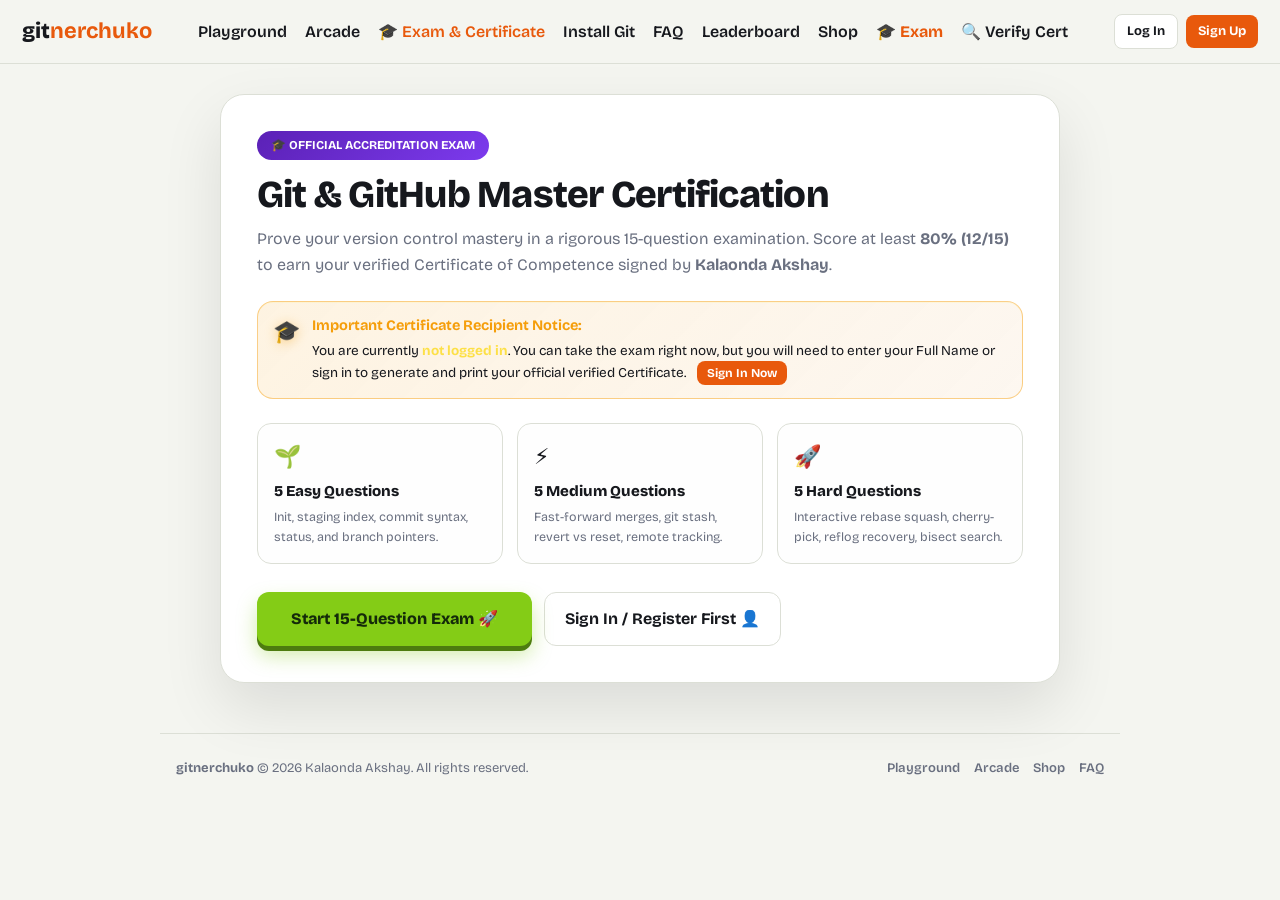
<file: quiz.html>
<!DOCTYPE html>
<html lang="en">
<head>
  <meta charset="utf-8">
  <meta name="viewport" content="width=device-width, initial-scale=1">
  <title>Git &amp; GitHub Master Certification Exam – Git Nerchuko</title>
  <link rel="preconnect" href="https://fonts.googleapis.com">
  <link rel="preconnect" href="https://fonts.gstatic.com" crossorigin>
  <link href="https://fonts.googleapis.com/css2?family=Alex+Brush&family=Cinzel+Decorative:wght@700;900&family=Cinzel:wght@600;700;800;900&family=MedievalSharp&family=Playfair+Display:ital,wght@0,600;0,800;1,400;1,600&display=swap" rel="stylesheet">
  <link rel="stylesheet" href="style.css">
  <script src="qrcode.min.js"></script>
  <script src="sound.js"></script>
  <script src="shared.js"></script>
  <script src="auth.js"></script>
  <style>
    /* Certificate Printable Styles */
    @media print {
      body {
        background: #fff !important;
        color: #000 !important;
        margin: 0 !important;
        padding: 0 !important;
      }
      body * { visibility: hidden !important; }
      #certificate-render-zone, #certificate-render-zone * { visibility: visible !important; }
      #certificate-render-zone {
        position: fixed !important;
        left: 0 !important;
        top: 0 !important;
        width: 100% !important;
        margin: 0 !important;
        padding: 0 !important;
        box-shadow: none !important;
        border: none !important;
        background: transparent !important;
      }
      .cert-frame {
        box-shadow: none !important;
        border-width: 10px !important;
        margin: 0 auto !important;
        max-width: 100% !important;
      }
      .no-print { display: none !important; }
      @page {
        size: landscape;
        margin: 8mm;
      }
    }

    /* WARM PARCHMENT VINTAGE CERTIFICATE (DESIGN #6) */
    .cert-container-wrap {
      max-width: 1040px;
      margin: 0 auto;
    }

    .cert-frame {
      /* Aged warm ivory parchment with burnt edge vignette */
      background:
        radial-gradient(ellipse at 50% 45%, #fffbf2 0%, #faefd6 45%, #f2deaf 78%, #dfc38a 92%, #a87948 100%);
      color: #23120b;
      /* Triple vintage ornate woodcut / baroque border */
      border: 14px solid #3d2110;
      outline: 4px solid #8c5226;
      outline-offset: -8px;
      border-radius: 12px;
      padding: 48px 54px 38px;
      position: relative;
      box-shadow:
        0 25px 80px rgba(0, 0, 0, 0.6),
        inset 0 0 60px rgba(80, 42, 18, 0.35),
        inset 0 0 140px rgba(45, 20, 8, 0.25);
      font-family: "Playfair Display", "Cinzel", Georgia, serif;
      overflow: hidden;
    }

    /* Distressed / Antiqued edge vignette */
    .cert-frame::before {
      content: "";
      position: absolute;
      inset: 12px;
      border: 2px solid #5a3017;
      border-radius: 6px;
      pointer-events: none;
      z-index: 1;
    }

    /* Inner ornate hairline */
    .cert-frame::after {
      content: "";
      position: absolute;
      inset: 18px;
      border: 1px dashed rgba(120, 68, 33, 0.45);
      border-radius: 4px;
      pointer-events: none;
      z-index: 1;
    }

    /* Corner Baroque Acanthus Leaf Flourishes */
    .cert-corner-art {
      position: absolute;
      width: 72px;
      height: 72px;
      color: #5c3218;
      pointer-events: none;
      z-index: 2;
      opacity: 0.85;
    }
    .cert-corner-art.tl { top: 20px; left: 20px; }
    .cert-corner-art.tr { top: 20px; right: 20px; transform: scaleX(-1); }
    .cert-corner-art.bl { bottom: 20px; left: 20px; transform: scaleY(-1); }
    .cert-corner-art.br { bottom: 20px; right: 20px; transform: scale(-1); }

    /* Vintage Center Watermark: Crossed Quills + Git DAG Graph */
    .cert-watermark {
      position: absolute;
      inset: 0;
      display: flex;
      align-items: center;
      justify-content: center;
      opacity: 0.06;
      pointer-events: none;
      z-index: 0;
    }

    /* Typography Classes matching Design #6 */
    .vintage-top-title {
      font-family: 'MedievalSharp', 'Cinzel Decorative', 'Cinzel', Georgia, serif;
      font-size: clamp(26px, 3.8vw, 36px);
      font-weight: 700;
      color: #261309;
      letter-spacing: 0.04em;
      line-height: 1.1;
      margin-bottom: 2px;
    }
    .vintage-main-title {
      font-family: 'MedievalSharp', 'Cinzel Decorative', 'Cinzel', Georgia, serif;
      font-size: clamp(34px, 5vw, 52px);
      font-weight: 900;
      letter-spacing: -0.01em;
      margin: 0;
      line-height: 1.15;
      text-shadow: 1px 1px 0 rgba(255,255,255,0.4);
    }
    .vintage-main-title .copper {
      color: #8b471d;
    }
    .vintage-main-title .charcoal {
      color: #1a0d06;
    }
    .vintage-preamble {
      font-family: 'Cinzel', 'Playfair Display', Georgia, serif;
      font-size: 15px;
      font-style: italic;
      letter-spacing: 0.14em;
      color: #633c1f;
      margin-top: 10px;
      font-weight: 600;
    }
    .vintage-name {
      font-family: 'Cinzel Decorative', 'MedievalSharp', 'Playfair Display', Georgia, serif;
      font-size: clamp(32px, 5vw, 46px);
      font-weight: 900;
      letter-spacing: 0.03em;
      color: #1c0e07;
      text-transform: uppercase;
      display: inline-block;
      padding: 0 32px 4px;
      border-bottom: 2.5px solid #844c23;
      text-shadow: 1px 1px 0 rgba(255,255,255,0.5);
    }
    .vintage-desc {
      font-family: 'Playfair Display', Georgia, serif;
      font-size: 14.5px;
      line-height: 1.65;
      color: #3b2214;
      max-width: 760px;
      margin: 14px auto 0;
    }

    /* Vintage Score Pills */
    .vintage-pill {
      background: rgba(139, 75, 33, 0.08);
      border: 1.5px solid #8c5226;
      color: #4a2712;
      padding: 5px 14px;
      border-radius: 6px;
      font-size: 12px;
      font-weight: 700;
      font-family: 'Cinzel', serif;
      letter-spacing: 0.03em;
      box-shadow: inset 0 1px 3px rgba(255,255,255,0.4);
    }
    .vintage-pill.distinction {
      background: rgba(22, 101, 52, 0.1);
      border-color: #15803d;
      color: #14532d;
    }

    /* Vintage Embossed Wax / Bronze Seal */
    .vintage-seal-wrap {
      position: relative;
      display: flex;
      flex-direction: column;
      align-items: center;
    }
    .vintage-seal {
      width: 96px;
      height: 96px;
      border-radius: 50%;
      background: radial-gradient(circle at 35% 30%, #c4773c 0%, #8c4b1f 50%, #4e230b 90%, #2b1104 100%);
      color: #faefd6;
      display: grid;
      place-items: center;
      text-align: center;
      font-size: 8.5px;
      font-weight: 900;
      letter-spacing: 0.08em;
      box-shadow:
        0 8px 24px rgba(60, 28, 10, 0.55),
        inset 0 2px 4px rgba(255, 230, 180, 0.6),
        inset 0 -3px 6px rgba(0, 0, 0, 0.5);
      border: 3.5px double #e8c697;
      text-transform: uppercase;
      line-height: 1.25;
      font-family: 'Cinzel', serif;
      position: relative;
      z-index: 3;
    }
    .vintage-ribbon-tails {
      position: absolute;
      top: 76px;
      display: flex;
      gap: 8px;
      z-index: 2;
    }
    .vintage-ribbon-left, .vintage-ribbon-right {
      width: 22px;
      height: 38px;
      background: linear-gradient(180deg, #783b16 0%, #461f0a 100%);
      clip-path: polygon(0 0, 100% 0, 100% 100%, 50% 80%, 0 100%);
      box-shadow: 0 4px 8px rgba(0,0,0,0.35);
    }
    .vintage-ribbon-left { transform: rotate(14deg); }
    .vintage-ribbon-right { transform: rotate(-14deg); }

    /* Vintage QR Container */
    .vintage-qr-box {
      background: #fffdf7;
      padding: 6px;
      border: 1.5px solid #8c5226;
      border-radius: 6px;
      box-shadow: 0 4px 10px rgba(50, 25, 10, 0.15);
      display: inline-block;
      cursor: pointer;
      transition: transform 0.15s ease;
    }
    .vintage-qr-box:hover {
      transform: scale(1.04);
    }

    /* Option button styling */
    .quiz-opt-btn {
      display: flex;
      align-items: center;
      gap: 14px;
      width: 100%;
      text-align: left;
      padding: 14px 18px;
      border-radius: 12px;
      border: 1.5px solid var(--ln);
      background: var(--pn);
      color: var(--ink);
      font-size: 15px;
      font-weight: 600;
      cursor: pointer;
      transition: all 0.15s ease;
      line-height: 1.4;
    }
    .quiz-opt-btn:hover:not(:disabled) {
      border-color: var(--ac);
      background: color-mix(in srgb, var(--ac) 8%, var(--pn));
      transform: translateX(4px);
    }
    .quiz-opt-btn.correct {
      border-color: #22c55e !important;
      background: rgba(34, 197, 94, 0.15) !important;
      color: #15803d !important;
    }
    .quiz-opt-btn.wrong {
      border-color: #ef4444 !important;
      background: rgba(239, 68, 68, 0.15) !important;
      color: #b91c1c !important;
    }
    .quiz-opt-key {
      width: 28px;
      height: 28px;
      border-radius: 8px;
      background: color-mix(in srgb, var(--ink) 8%, transparent);
      display: grid;
      place-items: center;
      font-size: 12px;
      font-weight: 800;
      flex: none;
    }
  </style>
</head>
<body>
  <nav class="no-print">
    <a class="logo" href="index.html">git<b>nerchuko</b></a>
    <a href="play.html">Playground</a>
    <a href="arcade.html">Arcade</a>
    <a href="quiz.html" class="active">🎓 Exam &amp; Certificate</a>
    <a href="install.html">Install Git</a>
    <a href="faq.html">FAQ</a>
    <a href="leaderboard.html">Leaderboard</a>
    <a href="shop.html">Shop</a>
  </nav>

  <main style="max-width:880px;margin:30px auto;padding:0 20px">
    
    <!-- STAGE 1: INTRO / ONBOARDING -->
    <div id="quiz-intro-stage">
      <div class="card tilt-card" style="padding:36px;border-radius:24px;background:var(--pn);border:1.5px solid var(--ln);box-shadow:0 25px 60px rgba(0,0,0,0.1)">
        <div style="display:inline-flex;align-items:center;gap:6px;background:linear-gradient(135deg,#5b21b6,#7c3aed);color:#fff;font-size:12px;font-weight:700;padding:5px 14px;border-radius:99px;margin-bottom:14px">
          🎓 OFFICIAL ACCREDITATION EXAM
        </div>

        <h1 style="font-size: clamp(28px, 4.5vw, 38px);font-weight:800;letter-spacing:-0.02em;margin:0 0 10px">
          Git &amp; GitHub Master Certification
        </h1>
        <p style="color:var(--mut);font-size:16px;line-height:1.6;margin:0 0 24px">
          Prove your version control mastery in a rigorous 15-question examination. Score at least <strong>80% (12/15)</strong> to earn your verified Certificate of Competence signed by <strong>Kalaonda Akshay</strong>.
        </p>

        <!-- Upfront Name & Authentication Warning -->
        <div id="quiz-auth-status-card" class="auth-cert-card" style="margin-bottom:24px;border-radius:16px">
          <div class="auth-cert-icon">🎓</div>
          <div class="auth-cert-text" style="color:inherit">
            <strong style="color:#f59e0b;font-size:14.5px;display:block;margin-bottom:4px">
              Important Certificate Recipient Notice:
            </strong>
            <div id="quiz-auth-text" style="font-size:13.5px;line-height:1.5">
              Checking user authentication status...
            </div>
          </div>
        </div>

        <!-- 3-Tier Exam Breakdown Cards -->
        <div style="display:grid;grid-template-columns:repeat(3,1fr);gap:14px;margin-bottom:28px">
          <div style="background:color-mix(in srgb,var(--pn) 90%,var(--bg));border:1px solid var(--ln);border-radius:14px;padding:16px">
            <div style="font-size:22px;margin-bottom:4px">🌱</div>
            <div style="font-weight:800;font-size:15px">5 Easy Questions</div>
            <div style="color:var(--mut);font-size:12.5px;margin-top:4px">Init, staging index, commit syntax, status, and branch pointers.</div>
          </div>

          <div style="background:color-mix(in srgb,var(--pn) 90%,var(--bg));border:1px solid var(--ln);border-radius:14px;padding:16px">
            <div style="font-size:22px;margin-bottom:4px">⚡</div>
            <div style="font-weight:800;font-size:15px">5 Medium Questions</div>
            <div style="color:var(--mut);font-size:12.5px;margin-top:4px">Fast-forward merges, git stash, revert vs reset, remote tracking.</div>
          </div>

          <div style="background:color-mix(in srgb,var(--pn) 90%,var(--bg));border:1px solid var(--ln);border-radius:14px;padding:16px">
            <div style="font-size:22px;margin-bottom:4px">🚀</div>
            <div style="font-weight:800;font-size:15px">5 Hard Questions</div>
            <div style="color:var(--mut);font-size:12.5px;margin-top:4px">Interactive rebase squash, cherry-pick, reflog recovery, bisect search.</div>
          </div>
        </div>

        <div style="display:flex;gap:12px;align-items:center;flex-wrap:wrap">
          <button class="btn-3d" id="btn-start-quiz" style="font-size:16px;padding:14px 34px">
            Start 15-Question Exam 🚀
          </button>
          <button class="btn outline" onclick="window.openAuthModal('register')" style="border-radius:12px;padding:13px 20px;font-weight:700">
            Sign In / Register First 👤
          </button>
        </div>
      </div>
    </div>

    <!-- STAGE 2: ACTIVE QUESTION RUNNER -->
    <div id="quiz-runner-stage" style="display:none">
      <div class="card" style="padding:28px 32px;border-radius:22px;background:var(--pn);border:1.5px solid var(--ln)">
        <!-- Top Meta Header -->
        <div style="display:flex;justify-content:space-between;align-items:center;margin-bottom:16px;flex-wrap:wrap;gap:10px">
          <div style="display:flex;align-items:center;gap:10px">
            <span id="q-tier-pill" style="padding:4px 12px;border-radius:99px;font-size:12px;font-weight:800;letter-spacing:0.04em"></span>
            <span id="q-counter" style="font-weight:700;font-size:14px;color:var(--mut)">Question 1 of 15</span>
          </div>
          <div style="font-weight:800;font-size:14px;color:var(--ac)" id="q-live-score">Score: 0/0</div>
        </div>

        <!-- Progress Bar -->
        <div style="width:100%;height:8px;background:color-mix(in srgb,var(--ink) 10%,transparent);border-radius:99px;overflow:hidden;margin-bottom:24px">
          <div id="q-progress-fill" style="width:0%;height:100%;background:linear-gradient(90deg,#ff8a3d,#84cc16);transition:width 0.3s ease"></div>
        </div>

        <!-- Question Prompt -->
        <h2 id="q-title" style="font-size:21px;font-weight:800;line-height:1.4;margin:0 0 14px"></h2>

        <!-- Optional Code/Terminal Snippet -->
        <div id="q-snippet" style="display:none;background:#0d1117;color:#58a6ff;padding:12px 16px;border-radius:10px;font:13px/1.5 'JetBrains Mono',monospace;margin-bottom:20px;border:1px solid #30363d;white-space:pre-wrap"></div>

        <!-- Options Grid -->
        <div id="q-options" style="display:flex;flex-direction:column;gap:10px;margin-bottom:24px"></div>

        <!-- Explanation box -->
        <div id="q-explanation" style="display:none;padding:12px 16px;border-radius:10px;font-size:13.5px;line-height:1.5;margin-bottom:20px"></div>

        <div style="display:flex;justify-content:flex-end">
          <button class="btn-3d" id="btn-next-question" style="display:none;padding:11px 26px;font-size:14.5px">
            Next Question →
          </button>
        </div>
      </div>
    </div>

    <!-- STAGE 3: RESULTS & CERTIFICATE ISSUANCE -->
    <div id="quiz-result-stage" style="display:none">
      <!-- Success Banner / Grade Summary -->
      <div id="result-summary-card" class="card" style="padding:28px;border-radius:20px;background:var(--pn);margin-bottom:28px"></div>

      <!-- Printable Certificate Zone: WARM PARCHMENT VINTAGE (DESIGN #6) -->
      <div id="certificate-render-zone" style="display:none">
        <div class="cert-container-wrap">
          <div class="cert-frame">
            <!-- Corner Baroque Acanthus Leaf Flourishes -->
            <svg class="cert-corner-art tl" viewBox="0 0 100 100" fill="none" stroke="currentColor">
              <path d="M12 12 C 34 12, 54 18, 70 34 C 54 40, 40 54, 34 70 C 18 54, 12 34, 12 12 Z" fill="#5c3218" opacity="0.35"/>
              <path d="M16 16 Q 48 22 64 48 Q 48 44 32 64 Q 26 44 16 16" stroke-width="2.5"/>
              <circle cx="16" cy="16" r="4.5" fill="currentColor"/>
              <path d="M16 16 L 90 16 M 16 16 L 16 90" stroke-width="3"/>
              <circle cx="55" cy="16" r="3.5" fill="currentColor"/>
              <circle cx="16" cy="55" r="3.5" fill="currentColor"/>
              <path d="M26 26 C 46 26, 68 36, 78 58" stroke-dasharray="3,3" stroke-width="1.5"/>
            </svg>
            <svg class="cert-corner-art tr" viewBox="0 0 100 100" fill="none" stroke="currentColor">
              <path d="M12 12 C 34 12, 54 18, 70 34 C 54 40, 40 54, 34 70 C 18 54, 12 34, 12 12 Z" fill="#5c3218" opacity="0.35"/>
              <path d="M16 16 Q 48 22 64 48 Q 48 44 32 64 Q 26 44 16 16" stroke-width="2.5"/>
              <circle cx="16" cy="16" r="4.5" fill="currentColor"/>
              <path d="M16 16 L 90 16 M 16 16 L 16 90" stroke-width="3"/>
              <circle cx="55" cy="16" r="3.5" fill="currentColor"/>
              <circle cx="16" cy="55" r="3.5" fill="currentColor"/>
              <path d="M26 26 C 46 26, 68 36, 78 58" stroke-dasharray="3,3" stroke-width="1.5"/>
            </svg>
            <svg class="cert-corner-art bl" viewBox="0 0 100 100" fill="none" stroke="currentColor">
              <path d="M12 12 C 34 12, 54 18, 70 34 C 54 40, 40 54, 34 70 C 18 54, 12 34, 12 12 Z" fill="#5c3218" opacity="0.35"/>
              <path d="M16 16 Q 48 22 64 48 Q 48 44 32 64 Q 26 44 16 16" stroke-width="2.5"/>
              <circle cx="16" cy="16" r="4.5" fill="currentColor"/>
              <path d="M16 16 L 90 16 M 16 16 L 16 90" stroke-width="3"/>
              <circle cx="55" cy="16" r="3.5" fill="currentColor"/>
              <circle cx="16" cy="55" r="3.5" fill="currentColor"/>
              <path d="M26 26 C 46 26, 68 36, 78 58" stroke-dasharray="3,3" stroke-width="1.5"/>
            </svg>
            <svg class="cert-corner-art br" viewBox="0 0 100 100" fill="none" stroke="currentColor">
              <path d="M12 12 C 34 12, 54 18, 70 34 C 54 40, 40 54, 34 70 C 18 54, 12 34, 12 12 Z" fill="#5c3218" opacity="0.35"/>
              <path d="M16 16 Q 48 22 64 48 Q 48 44 32 64 Q 26 44 16 16" stroke-width="2.5"/>
              <circle cx="16" cy="16" r="4.5" fill="currentColor"/>
              <path d="M16 16 L 90 16 M 16 16 L 16 90" stroke-width="3"/>
              <circle cx="55" cy="16" r="3.5" fill="currentColor"/>
              <circle cx="16" cy="55" r="3.5" fill="currentColor"/>
              <path d="M26 26 C 46 26, 68 36, 78 58" stroke-dasharray="3,3" stroke-width="1.5"/>
            </svg>

            <!-- Vintage Center Watermark: Crossed Quills + Git DAG Graph -->
            <div class="cert-watermark">
              <svg width="740" height="380" viewBox="0 0 740 380" fill="none" stroke="#683918" xmlns="http://www.w3.org/2000/svg">
                <!-- Git Branch Tree -->
                <path d="M 50 190 H 690" stroke-width="4" stroke-dasharray="8 6"/>
                <path d="M 150 190 C 210 190, 210 80, 280 80 H 450 C 520 80, 520 190, 590 190" stroke-width="4"/>
                <path d="M 230 190 C 300 190, 300 300, 370 300 H 480 C 550 300, 550 190, 620 190" stroke-width="4"/>
                <circle cx="80" cy="190" r="16" fill="#683918"/>
                <circle cx="150" cy="190" r="16" fill="#683918"/>
                <circle cx="280" cy="80" r="16" fill="#683918"/>
                <circle cx="450" cy="80" r="16" fill="#683918"/>
                <circle cx="370" cy="300" r="16" fill="#683918"/>
                <circle cx="480" cy="300" r="16" fill="#683918"/>
                <circle cx="590" cy="190" r="16" fill="#683918"/>
                <circle cx="660" cy="190" r="16" fill="#683918"/>
                <!-- Crossed Antique Quill Pens -->
                <g transform="translate(370, 190)">
                  <path d="M -130 110 Q -40 25 90 -95 C 75 -65 55 -35 25 -15 Q -55 45 -130 110 Z" fill="#683918" opacity="0.35"/>
                  <path d="M -130 110 L 90 -95" stroke-width="3"/>
                  <path d="M 130 110 Q 40 25 -90 -95 C -75 -65 -55 -35 -25 -15 Q 55 45 130 110 Z" fill="#683918" opacity="0.35"/>
                  <path d="M 130 110 L -90 -95" stroke-width="3"/>
                </g>
              </svg>
            </div>

            <!-- Top Header Section (Gothic Vintage Blackletter) -->
            <div style="position:relative;z-index:2;text-align:center;margin-bottom:12px">
              <div class="vintage-top-title">Certificate of</div>
              <h1 class="vintage-main-title">
                <span class="copper">Git &amp; GitHub</span> <span class="charcoal">Mastery</span>
              </h1>
              <div class="vintage-preamble">
                Be it known to all that
              </div>
            </div>

            <!-- Recipient Name Showcase -->
            <div style="position:relative;z-index:2;text-align:center;margin:16px 0 14px">
              <div id="cert-recipient-name" class="vintage-name">
                KALAKONDA AKSHAY
              </div>
              <p class="vintage-desc">
                Has demonstrated scholarly expertise and practical rigor in the disciplines of <strong>Git Version Control</strong>, <strong>Branching Systems</strong>, and <strong>Collaborative Craftsmanship</strong>, successfully achieving technical distinction on the comprehensive 15-Question Technical Examination.
              </p>
            </div>

            <!-- Score Breakdown Badges on Certificate -->
            <div style="position:relative;z-index:2;display:flex;justify-content:center;gap:10px;flex-wrap:wrap;margin-bottom:20px">
              <div class="vintage-pill">🌱 5/5 Foundations Passed</div>
              <div class="vintage-pill">⚡ 5/5 Workflows Passed</div>
              <div class="vintage-pill">🚀 5/5 Architecture Passed</div>
              <div id="cert-score-pill" class="vintage-pill distinction">🏆 Score: 100% · Distinction</div>
            </div>

            <!-- Bottom Three-Column Verification & Signature Row -->
            <div style="position:relative;z-index:2;display:grid;grid-template-columns:1.35fr 1fr 1.35fr;align-items:end;margin-top:12px;padding-top:16px;border-top:1.5px dashed rgba(110,55,20,0.35);gap:16px">
              <!-- Left: Dynamic QR Code & ID Tag -->
              <div style="display:flex;align-items:center;gap:12px">
                <a id="cert-qr-link" href="verify.html?id=GN-2026-PENNZS" target="_blank" title="Click to verify credential online" style="text-decoration:none;flex-shrink:0">
                  <div id="cert-qr-box" class="vintage-qr-box"></div>
                </a>
                <div style="font-size:12px;line-height:1.45;color:#3b2214">
                  <div style="font-size:10px;text-transform:uppercase;letter-spacing:0.09em;color:#8c4b1f;font-weight:800;font-family:'Cinzel',serif;margin-bottom:2px">
                    Scan / Click to Verify
                  </div>
                  <div style="font-family:'JetBrains Mono','Courier New',monospace;font-size:11.5px;color:#261208">
                    ID: <strong id="cert-id-tag" style="color:#8c4b1f">GN-2026-PENNZS</strong>
                  </div>
                  <div style="font-size:11.5px;color:#5a381e">
                    ISSUED: <strong id="cert-date-tag">2026-10-29</strong>
                  </div>
                  <div style="margin-top:2px">
                    <a id="cert-verify-link" href="verify.html?id=GN-2026-PENNZS" target="_blank" style="color:#8c4b1f;font-weight:700;font-size:11px;text-decoration:underline">
                      Verify Credential Online ↗
                    </a>
                  </div>
                </div>
              </div>

              <!-- Center: Stamped Bronze / Wax Seal with Ribbon Tails -->
              <div style="display:flex;justify-content:center">
                <div class="vintage-seal-wrap">
                  <div class="vintage-seal">
                    <span>GIT NERCHUKO<br>★ SEAL OF ★<br>MASTERY</span>
                  </div>
                  <div class="vintage-ribbon-tails">
                    <div class="vintage-ribbon-left"></div>
                    <div class="vintage-ribbon-right"></div>
                  </div>
                </div>
              </div>

              <!-- Right: Formal Calligraphic Ink Signature -->
              <div style="text-align:right">
                <div style="font-family:'Alex Brush','Brush Script MT',cursive;font-size:36px;color:#261208;line-height:1;margin-bottom:2px">
                  Kalaonda Akshay -
                </div>
                <div style="border-top:1.5px solid #4a2813;padding-top:4px;font-weight:800;font-size:12.5px;color:#261208;font-family:'Cinzel',serif">
                  Kalaonda Akshay - Founder &amp; Lead Systems Architect
                </div>
                <div style="font-size:11px;color:#784523;font-style:italic">
                  Git Nerchuko Technical Directorate
                </div>
              </div>
            </div>
          </div>
        </div>

        <!-- Action Buttons -->
        <div class="no-print" style="display:flex;justify-content:center;gap:12px;margin-top:24px;flex-wrap:wrap">
          <button class="btn-3d" onclick="window.print()" style="padding:13px 28px;font-size:15px">
            🖨️ Print / Save as PDF
          </button>
          <button class="btn outline" onclick="copyCertLink()" style="border-radius:12px;padding:12px 18px;font-weight:700">
            📋 Copy Verification Link
          </button>
          <a id="btn-open-verifier" class="btn outline" href="verify.html" target="_blank" style="border-radius:12px;padding:12px 18px;font-weight:700;text-decoration:none">
            🔍 Verify on Public Portal ↗
          </a>
          <button class="btn outline" onclick="restartQuiz()" style="border-radius:12px;padding:12px 18px;font-weight:700">
            🔁 Retake Exam
          </button>
        </div>
      </div>
    </div>
  </main>

  <footer class="no-print" style="max-width:960px;margin:50px auto 20px;padding:24px 16px;border-top:1px solid var(--ln);color:var(--mut);font-size:13px;display:flex;justify-content:space-between;align-items:center;flex-wrap:wrap;gap:12px">
    <div><b>gitnerchuko</b> © 2026 Kalaonda Akshay. All rights reserved.</div>
    <div style="display:flex;gap:14px;font-weight:600">
      <a href="play.html" style="color:inherit;text-decoration:none">Playground</a>
      <a href="arcade.html" style="color:inherit;text-decoration:none">Arcade</a>
      <a href="shop.html" style="color:inherit;text-decoration:none">Shop</a>
      <a href="faq.html" style="color:inherit;text-decoration:none">FAQ</a>
    </div>
  </footer>

  <script>
    // 15 Comprehensive Questions (5 Easy, 5 Medium, 5 Hard)
    const QUESTIONS = [
      // 5 EASY
      {
        tier: "easy",
        tierLabel: "🌱 EASY (1/5)",
        title: "Which Git command initializes a brand new local repository in your current working directory?",
        snippet: "$ git ______",
        options: ["git create", "git init", "git start", "git repo --new"],
        answer: 1,
        explanation: "`git init` creates an initial .git directory containing subdirectories for objects, refs/heads, refs/tags, and template files."
      },
      {
        tier: "easy",
        tierLabel: "🌱 EASY (2/5)",
        title: "How do you stage all modified and newly created untracked files in the current directory for the upcoming commit?",
        snippet: "$ git ______",
        options: ["git commit -a", "git add .", "git stage --all-files", "git push --all"],
        answer: 1,
        explanation: "`git add .` stages all file changes in the current directory tree into Git's index staging area."
      },
      {
        tier: "easy",
        tierLabel: "🌱 EASY (3/5)",
        title: "What is the standard command to record staged index changes into the repository with an explanatory message?",
        snippet: "$ git commit ______ \"Initial release\"",
        options: ["-m", "-msg", "--text", "-record"],
        answer: 0,
        explanation: "The `-m` flag specifies the commit log message inline without opening an external text editor."
      },
      {
        tier: "easy",
        tierLabel: "🌱 EASY (4/5)",
        title: "Which command shows the current branch name, untracked files, and changes currently staged for commit?",
        options: ["git diff --all", "git check", "git status", "git log --working"],
        answer: 2,
        explanation: "`git status` inspects the state of the working directory and the staging area."
      },
      {
        tier: "easy",
        tierLabel: "🌱 EASY (5/5)",
        title: "What is the modern, recommended Git command to create and switch to a new branch named 'feature/auth' in a single command?",
        snippet: "$ git ______ feature/auth",
        options: ["branch -new", "switch -c", "checkout -new", "fork -b"],
        answer: 1,
        explanation: "`git switch -c <name>` (introduced in Git 2.23) is the dedicated and safest command to create and switch branches."
      },

      // 5 MEDIUM
      {
        tier: "medium",
        tierLabel: "⚡ MEDIUM (1/5)",
        title: "When merging branch 'dev' into 'main' where 'dev' is a direct descendant with no divergent commits on 'main', which merge strategy is executed?",
        snippet: "main: A---B\n              \\\ndev:           C---D  -> git merge dev",
        options: ["Recursive 3-way merge", "Fast-forward merge", "Squash merge", "Octopus merge"],
        answer: 1,
        explanation: "In a fast-forward merge, Git simply moves the current branch pointer forward to the target commit without creating an extra merge commit."
      },
      {
        tier: "medium",
        tierLabel: "⚡ MEDIUM (2/5)",
        title: "You are halfway through uncommitted edits on 'feature', but must immediately switch to 'main' to fix a hotfix. How do you save your unfinished work temporarily?",
        options: [
          "Run `git reset --hard` to discard changes",
          "Run `git stash`, switch branches, and later run `git stash pop`",
          "Delete the modified files and re-clone",
          "Run `git commit --temporary`"
        ],
        answer: 1,
        explanation: "`git stash` stashes dirty working directory and index state on a stack, giving you a clean working copy to switch branches."
      },
      {
        tier: "medium",
        tierLabel: "⚡ MEDIUM (3/5)",
        title: "You pushed a faulty commit to a shared team remote branch. What is the safest command to undo it without rewriting historical commit hashes?",
        snippet: "$ git ______ HEAD",
        options: ["reset --hard", "revert", "delete", "checkout --undo"],
        answer: 1,
        explanation: "`git revert HEAD` creates a new inverse commit that records the rollback, preserving commit history for collaborators."
      },
      {
        tier: "medium",
        tierLabel: "⚡ MEDIUM (4/5)",
        title: "When pushing a newly created local branch 'feature' to a remote for the first time, which flag sets upstream tracking so future `git pull` knows where to sync?",
        snippet: "$ git push ______ origin feature",
        options: ["--track-all", "-u", "-set-remote", "-b"],
        answer: 1,
        explanation: "The `-u` (or `--set-upstream`) flag links the local branch to the remote branch for effortless subsequent pulls and pushes."
      },
      {
        tier: "medium",
        tierLabel: "⚡ MEDIUM (5/5)",
        title: "What is the critical difference between `git reset --soft HEAD~1` and `git reset --hard HEAD~1`?",
        options: [
          "`--soft` moves HEAD back but keeps changes staged; `--hard` destroys both commit and working tree edits",
          "`--soft` only works on main branches; `--hard` works on feature branches",
          "`--soft` creates a merge commit; `--hard` creates a detached HEAD",
          "`--soft` requires internet; `--hard` is offline"
        ],
        answer: 0,
        explanation: "`--soft` leaves working tree files and index intact, allowing you to redo commits. `--hard` discards uncommitted changes permanently."
      },

      // 5 HARD
      {
        tier: "hard",
        tierLabel: "🚀 HARD (1/5)",
        title: "You want to squash and clean up your last 4 local commits before opening a Pull Request. Which command starts this interactive workflow?",
        snippet: "$ git ______ HEAD~4",
        options: ["squash -i", "rebase -i", "merge --squash-all", "commit --combine"],
        answer: 1,
        explanation: "`git rebase -i HEAD~4` opens an interactive todo list where you can `squash`, `fixup`, `reword`, or `drop` commits."
      },
      {
        tier: "hard",
        tierLabel: "🚀 HARD (2/5)",
        title: "How do you copy and apply a single specific bugfix commit (e.g. hash '7a19c4e') from 'develop' directly onto your current branch without merging 'develop'?",
        snippet: "$ git ______ 7a19c4e",
        options: ["merge --commit", "cherry-pick", "pull --single", "patch -apply"],
        answer: 1,
        explanation: "`git cherry-pick <commit>` introduces the exact diff recorded in a specific commit into the current HEAD branch."
      },
      {
        tier: "hard",
        tierLabel: "🚀 HARD (3/5)",
        title: "You accidentally deleted a feature branch with unmerged commits (`git branch -D feat-login`). Which command helps you find the lost commit hash to recover it?",
        options: [
          "Lost commits are deleted from the disk permanently and cannot be found",
          "Run `git reflog` to inspect the chronological journal of ref updates",
          "Check the system Recycle Bin or Trash",
          "Run `git log --deleted-branches`"
        ],
        answer: 1,
        explanation: "`git reflog` records all local HEAD movements and branch pointer changes, allowing you to find 'dangling' commits and recover them."
      },
      {
        tier: "hard",
        tierLabel: "🚀 HARD (4/5)",
        title: "Which specialized Git tool runs an automated binary search between a known good commit and a bad commit to pinpoint which commit introduced a bug?",
        snippet: "$ git ______ start\n$ git ______ bad\n$ git ______ good v1.0",
        options: ["search", "bisect", "blame --binary", "inspect -tree"],
        answer: 1,
        explanation: "`git bisect` uses logarithmic binary search (O(log N)) to isolate regressions in large historical codebases."
      },
      {
        tier: "hard",
        tierLabel: "🚀 HARD (5/5)",
        title: "In a Git merge conflict file, how do the conflict markers demarcate the conflicting versions?",
        snippet: "<<<<<<< HEAD\n  console.log('Current branch code');\n=======\n  console.log('Incoming branch code');\n>>>>>>> feature/v2",
        options: [
          "Between `<<<<<<< HEAD` and `=======` is the current branch; between `=======` and `>>>>>>>` is the incoming branch",
          "The top is always invalid code; the bottom is valid code",
          "`HEAD` denotes syntax errors; `feature` denotes warnings",
          "The conflict markers are generated by your terminal emulator, not Git"
        ],
        answer: 0,
        explanation: "`<<<<<<< HEAD` represents what was on your checked-out branch. `=======` separates it from what was on the branch you are merging (`>>>>>>>`)."
      }
    ];

    let currentQ = 0;
    let score = 0;
    let answered = false;

    // Check auth status & update notice
    function updateAuthNotice() {
      const authText = document.getElementById("quiz-auth-text");
      const user = window.GNAuth.getUser();
      if (user) {
        const existingCert = window.GNAuth.getCertificate();
        if (existingCert) {
          authText.innerHTML = `
            ✅ <strong>Logged in as:</strong> <span style="color:#b45309;font-weight:800">${user.fullName}</span> (@${user.username})<br>
            🏆 <strong>Accreditation Earned:</strong> Certificate <strong style="color:#15803d">${existingCert.certId}</strong> is already issued to your profile.
            <button class="btn sm" onclick="loadUserExistingCert('${existingCert.certId}')" style="margin-left:8px;padding:3px 12px;font-size:12px;background:#15803d;color:#fff;border-radius:6px">View Your Certificate 📜</button>
          `;
        } else {
          authText.innerHTML = `
            ✅ <strong>Logged in as:</strong> <span style="color:#b45309;font-weight:800">${user.fullName}</span> (@${user.username})<br>
            This exact name will be permanently engraved on your Certificate upon scoring &ge; 80% (12/15).
          `;
        }
      } else {
        authText.innerHTML = `
          You are currently <strong>not logged in</strong>. You can take the exam right now, but you will need to enter your Full Name or sign in to generate and print your official verified Certificate.
          <button class="btn sm" onclick="window.openAuthModal('register')" style="margin-left:8px;padding:3px 10px;font-size:12px;background:var(--ac);color:#fff">Sign In Now</button>
        `;
      }
    }

    function loadUserExistingCert(certId) {
      const cert = window.GNAuth.getCertificateById(certId);
      if (cert) {
        document.getElementById("quiz-intro-stage").style.display = "none";
        document.getElementById("quiz-runner-stage").style.display = "none";
        document.getElementById("quiz-result-stage").style.display = "block";
        document.getElementById("result-summary-card").innerHTML = `
          <div style="text-align:center;padding:12px">
            <div style="font-size:36px;margin-bottom:6px">📜 ✨</div>
            <h2 style="font-size:26px;font-weight:800;margin:0 0 6px;color:#15803d">
              Welcome back, ${cert.fullName}!
            </h2>
            <p style="font-size:14.5px;color:var(--mut);max-width:540px;margin:0 auto">
              Your official verified Certificate (${cert.certId}) is displayed below.
            </p>
          </div>
        `;
        renderOfficialCertificate(cert.fullName, cert.score || 15, cert.pct || 100, cert.certId, cert.date || "2026-10-29");
      }
    }

    updateAuthNotice();
    window.addEventListener("gn_auth_changed", updateAuthNotice);

    // Start Quiz
    document.getElementById("btn-start-quiz").onclick = () => {
      if (window.playGQSound) window.playGQSound("cmd");
      document.getElementById("quiz-intro-stage").style.display = "none";
      document.getElementById("quiz-runner-stage").style.display = "block";
      currentQ = 0;
      score = 0;
      loadQuestion(0);
    };

    function loadQuestion(idx) {
      answered = false;
      const q = QUESTIONS[idx];
      const tierPill = document.getElementById("q-tier-pill");
      const counter = document.getElementById("q-counter");
      const liveScore = document.getElementById("q-live-score");
      const title = document.getElementById("q-title");
      const snippet = document.getElementById("q-snippet");
      const optionsBox = document.getElementById("q-options");
      const explanation = document.getElementById("q-explanation");
      const btnNext = document.getElementById("btn-next-question");
      const fill = document.getElementById("q-progress-fill");

      fill.style.width = ((idx / QUESTIONS.length) * 100) + "%";
      counter.textContent = `Question ${idx + 1} of ${QUESTIONS.length}`;
      liveScore.textContent = `Score: ${score}/${idx}`;
      title.textContent = q.title;

      // Tier styling
      tierPill.textContent = q.tierLabel;
      if (q.tier === "easy") {
        tierPill.style.background = "#dcfce7";
        tierPill.style.color = "#15803d";
      } else if (q.tier === "medium") {
        tierPill.style.background = "#fef3c7";
        tierPill.style.color = "#b45309";
      } else {
        tierPill.style.background = "#fae8ff";
        tierPill.style.color = "#86198f";
      }

      // Snippet
      if (q.snippet) {
        snippet.textContent = q.snippet;
        snippet.style.display = "block";
      } else {
        snippet.style.display = "none";
      }

      // Options
      optionsBox.innerHTML = "";
      explanation.style.display = "none";
      btnNext.style.display = "none";

      q.options.forEach((opt, oIdx) => {
        const btn = document.createElement("button");
        btn.className = "quiz-opt-btn";
        btn.innerHTML = `<span class="quiz-opt-key">${oIdx + 1}</span> <span>${opt}</span>`;
        btn.onclick = () => selectOption(oIdx);
        optionsBox.appendChild(btn);
      });
    }

    function selectOption(chosenIdx) {
      if (answered) return;
      answered = true;
      const q = QUESTIONS[currentQ];
      const buttons = document.querySelectorAll(".quiz-opt-btn");
      const explanation = document.getElementById("q-explanation");
      const btnNext = document.getElementById("btn-next-question");

      buttons.forEach(b => b.disabled = true);

      if (chosenIdx === q.answer) {
        score++;
        if (window.playGQSound) window.playGQSound("success");
        buttons[chosenIdx].classList.add("correct");
        explanation.style.background = "rgba(34, 197, 94, 0.12)";
        explanation.style.border = "1px solid #22c55e";
        explanation.style.color = "#15803d";
        explanation.innerHTML = `<strong>✓ Correct!</strong> ${q.explanation}`;
      } else {
        if (window.playGQSound) window.playGQSound("error");
        buttons[chosenIdx].classList.add("wrong");
        buttons[q.answer].classList.add("correct");
        explanation.style.background = "rgba(239, 68, 68, 0.12)";
        explanation.style.border = "1px solid #ef4444";
        explanation.style.color = "#b91c1c";
        explanation.innerHTML = `<strong>✗ Incorrect.</strong> The correct answer was: <em>${q.options[q.answer]}</em>.<br>${q.explanation}`;
      }

      explanation.style.display = "block";
      btnNext.style.display = "inline-flex";
      btnNext.textContent = (currentQ === QUESTIONS.length - 1) ? "View Certification Results 🏆" : "Next Question →";
      document.getElementById("q-live-score").textContent = `Score: ${score}/${currentQ + 1}`;
    }

    // Keyboard shortcuts (1, 2, 3, 4, Enter)
    document.addEventListener("keydown", (e) => {
      if (document.getElementById("quiz-runner-stage").style.display !== "none") {
        if (!answered) {
          if (["1", "2", "3", "4"].includes(e.key)) {
            const idx = parseInt(e.key) - 1;
            const buttons = document.querySelectorAll(".quiz-opt-btn");
            if (buttons[idx]) selectOption(idx);
          }
        } else if (e.key === "Enter") {
          document.getElementById("btn-next-question").click();
        }
      }
    });

    document.getElementById("btn-next-question").onclick = () => {
      if (window.playGQSound) window.playGQSound("cmd");
      currentQ++;
      if (currentQ < QUESTIONS.length) {
        loadQuestion(currentQ);
      } else {
        showResults();
      }
    };

    function showResults() {
      document.getElementById("quiz-runner-stage").style.display = "none";
      const resultStage = document.getElementById("quiz-result-stage");
      const summaryCard = document.getElementById("result-summary-card");
      const certZone = document.getElementById("certificate-render-zone");
      resultStage.style.display = "block";

      const pct = Math.round((score / QUESTIONS.length) * 100);
      const passed = score >= 12; // 80% passing grade

      if (passed) {
        if (window.playGQSound) window.playGQSound("win");
        summaryCard.innerHTML = `
          <div style="text-align:center">
            <div style="font-size:42px;margin-bottom:8px">🎉 🏆 🎓</div>
            <h2 style="font-size:32px;font-weight:800;margin:0 0 8px;color:#15803d">
              Congratulations! You Passed!
            </h2>
            <p style="font-size:16px;color:var(--mut);max-width:540px;margin:0 auto 16px">
              You scored <strong>${score}/15 (${pct}%)</strong> on the Git Nerchuko Certification Examination.
            </p>
          </div>
        `;

        // Check if user is logged in
        let user = window.GNAuth.getUser();
        let recipientName = user ? (user.fullName || user.username) : "";

        if (!recipientName) {
          // Prompt user to enter their name for the certificate
          const namePrompt = document.createElement("div");
          namePrompt.style.cssText = "max-width:480px;margin:20px auto;background:rgba(234,179,8,0.12);border:1.5px solid #eab308;padding:18px;border-radius:14px;text-align:center";
          namePrompt.innerHTML = `
            <strong style="color:#b45309;display:block;margin-bottom:6px">Engrave Your Certificate:</strong>
            <p style="font-size:13px;margin:0 0 12px;color:var(--ink)">Please enter your full legal name to print on your verified credential:</p>
            <div style="display:flex;gap:8px">
              <input id="prompt-cert-name" placeholder="Your Full Name" style="flex:1;background:var(--pn);border:1px solid var(--ln);padding:10px 14px;border-radius:8px;font:inherit">
              <button class="btn-3d" id="btn-bind-name" style="padding:10px 18px;font-size:14px">Generate</button>
            </div>
          `;
          summaryCard.appendChild(namePrompt);

          document.getElementById("btn-bind-name").onclick = () => {
            const val = document.getElementById("prompt-cert-name").value.trim();
            if (val) {
              recipientName = val;
              renderOfficialCertificate(recipientName, score, pct);
              namePrompt.style.display = "none";
            }
          };
        } else {
          renderOfficialCertificate(recipientName, score, pct);
        }
      } else {
        if (window.playGQSound) window.playGQSound("error");
        summaryCard.innerHTML = `
          <div style="text-align:center;padding:20px">
            <div style="font-size:38px;margin-bottom:8px">📚 💡</div>
            <h2 style="font-size:28px;font-weight:800;margin:0 0 8px;color:#b91c1c">
              Keep Practicing! Score: ${score}/15 (${pct}%)
            </h2>
            <p style="font-size:15px;color:var(--mut);max-width:520px;margin:0 auto 20px">
              Passing threshold is <strong>80% (12/15)</strong>. Review branching, fast-forwards, interactive rebasing, and reflog in the playground, then retake the exam to earn your Certificate!
            </p>
            <div style="display:flex;justify-content:center;gap:12px">
              <button class="btn-3d" onclick="restartQuiz()" style="padding:12px 24px">🔁 Retake Exam</button>
              <a class="btn outline" href="play.html" style="border-radius:12px;padding:12px 20px;font-weight:700;text-decoration:none">Back to Playground</a>
            </div>
          </div>
        `;
        certZone.style.display = "none";
      }
    }

    let currentCertId = "GN-2026-PENNZS";

    function renderOfficialCertificate(fullName, sc, pct, forcedId, forcedDate) {
      const certZone = document.getElementById("certificate-render-zone");
      const nameEl = document.getElementById("cert-recipient-name");
      const scorePill = document.getElementById("cert-score-pill");
      const idTag = document.getElementById("cert-id-tag");
      const dateTag = document.getElementById("cert-date-tag");
      const qrBox = document.getElementById("cert-qr-box");
      const qrLink = document.getElementById("cert-qr-link");
      const verifyLink = document.getElementById("cert-verify-link");
      const verifierBtn = document.getElementById("btn-open-verifier");

      const certId = forcedId || ("GN-2026-" + Math.random().toString(36).substring(2, 8).toUpperCase());
      const today = forcedDate || new Date().toISOString().split("T")[0];
      currentCertId = certId;

      nameEl.textContent = fullName;
      scorePill.textContent = `Score: ${sc}/15 (${pct}% · Distinction)`;
      idTag.textContent = certId;
      dateTag.textContent = today;

      // Construct absolute verification URL for QR code & sharing
      const currentOrigin = (window.location.origin && window.location.origin !== "null") ? window.location.origin : "https://kalakonda-akshay.github.io/git_nerchuko-";
      const pathname = window.location.pathname.includes("quiz.html") 
        ? window.location.pathname.replace("quiz.html", "verify.html") 
        : (window.location.pathname.endsWith("/") ? window.location.pathname + "verify.html" : window.location.pathname + "/verify.html");
      const verifyUrl = `${currentOrigin}${pathname}?id=${certId}`;

      if (qrLink) qrLink.href = `verify.html?id=${certId}`;
      if (verifyLink) {
        verifyLink.href = `verify.html?id=${certId}`;
      }
      if (verifierBtn) {
        verifierBtn.href = `verify.html?id=${certId}`;
      }

      // Generate dynamic QR code
      if (qrBox) {
        qrBox.innerHTML = "";
        try {
          if (typeof QRCode !== "undefined") {
            new QRCode(qrBox, {
              text: verifyUrl,
              width: 82,
              height: 82,
              colorDark: "#1a1714",
              colorLight: "#ffffff",
              correctLevel: QRCode.CorrectLevel.M
            });
          }
        } catch (e) {
          console.warn("QRCode generation failed:", e);
        }
      }

      // Save to centralized certification store in GNAuth
      const certRecord = {
        certId: certId,
        fullName: fullName,
        username: (window.GNAuth.getUser() || {}).username || "student",
        score: sc,
        pct: pct,
        date: today,
        issuer: "Kalaonda Akshay",
        title: "Certificate of Git & GitHub Mastery",
        verified: true
      };
      window.GNAuth.saveCertificate(certRecord);

      certZone.style.display = "block";
      certZone.scrollIntoView({ behavior: "smooth" });
    }

    function restartQuiz() {
      document.getElementById("quiz-result-stage").style.display = "none";
      document.getElementById("certificate-render-zone").style.display = "none";
      document.getElementById("quiz-intro-stage").style.display = "block";
      window.scrollTo({ top: 0, behavior: "smooth" });
    }

    function copyCertLink() {
      const id = document.getElementById("cert-id-tag").textContent || currentCertId;
      const currentOrigin = (window.location.origin && window.location.origin !== "null") ? window.location.origin : "https://kalakonda-akshay.github.io/git_nerchuko-";
      const pathname = window.location.pathname.includes("quiz.html") 
        ? window.location.pathname.replace("quiz.html", "verify.html") 
        : (window.location.pathname.endsWith("/") ? window.location.pathname + "verify.html" : window.location.pathname + "/verify.html");
      const verifyUrl = `${currentOrigin}${pathname}?id=${id}`;

      if (navigator.clipboard && navigator.clipboard.writeText) {
        navigator.clipboard.writeText(verifyUrl).then(() => {
          alert("✓ Certificate Verification Link copied to clipboard:\n" + verifyUrl);
        }).catch(() => {
          prompt("Copy this Certificate Verification Link:", verifyUrl);
        });
      } else {
        prompt("Copy this Certificate Verification Link:", verifyUrl);
      }
    }

    // Auto-check for cert query parameter on initial page load
    window.addEventListener("DOMContentLoaded", () => {
      const urlParams = new URLSearchParams(window.location.search);
      const queryCert = urlParams.get("cert") || urlParams.get("id");
      if (queryCert) {
        const cert = window.GNAuth.getCertificateById(queryCert);
        if (cert) {
          document.getElementById("quiz-intro-stage").style.display = "none";
          document.getElementById("quiz-runner-stage").style.display = "none";
          const resStage = document.getElementById("quiz-result-stage");
          resStage.style.display = "block";
          document.getElementById("result-summary-card").innerHTML = `
            <div style="text-align:center;padding:12px">
              <div style="font-size:36px;margin-bottom:6px">📜 ✨</div>
              <h2 style="font-size:26px;font-weight:800;margin:0 0 6px;color:#15803d">
                Verified Accreditation Record: ${cert.certId}
              </h2>
              <p style="font-size:14.5px;color:var(--mut);max-width:540px;margin:0 auto">
                This credential was officially issued to <strong>${cert.fullName}</strong> on ${cert.date || "2026-10-29"}.
              </p>
            </div>
          `;
          renderOfficialCertificate(cert.fullName, cert.score || 15, cert.pct || 100, cert.certId, cert.date || "2026-10-29");
        }
      }
    });
  </script>
</body>
</html>
</file>
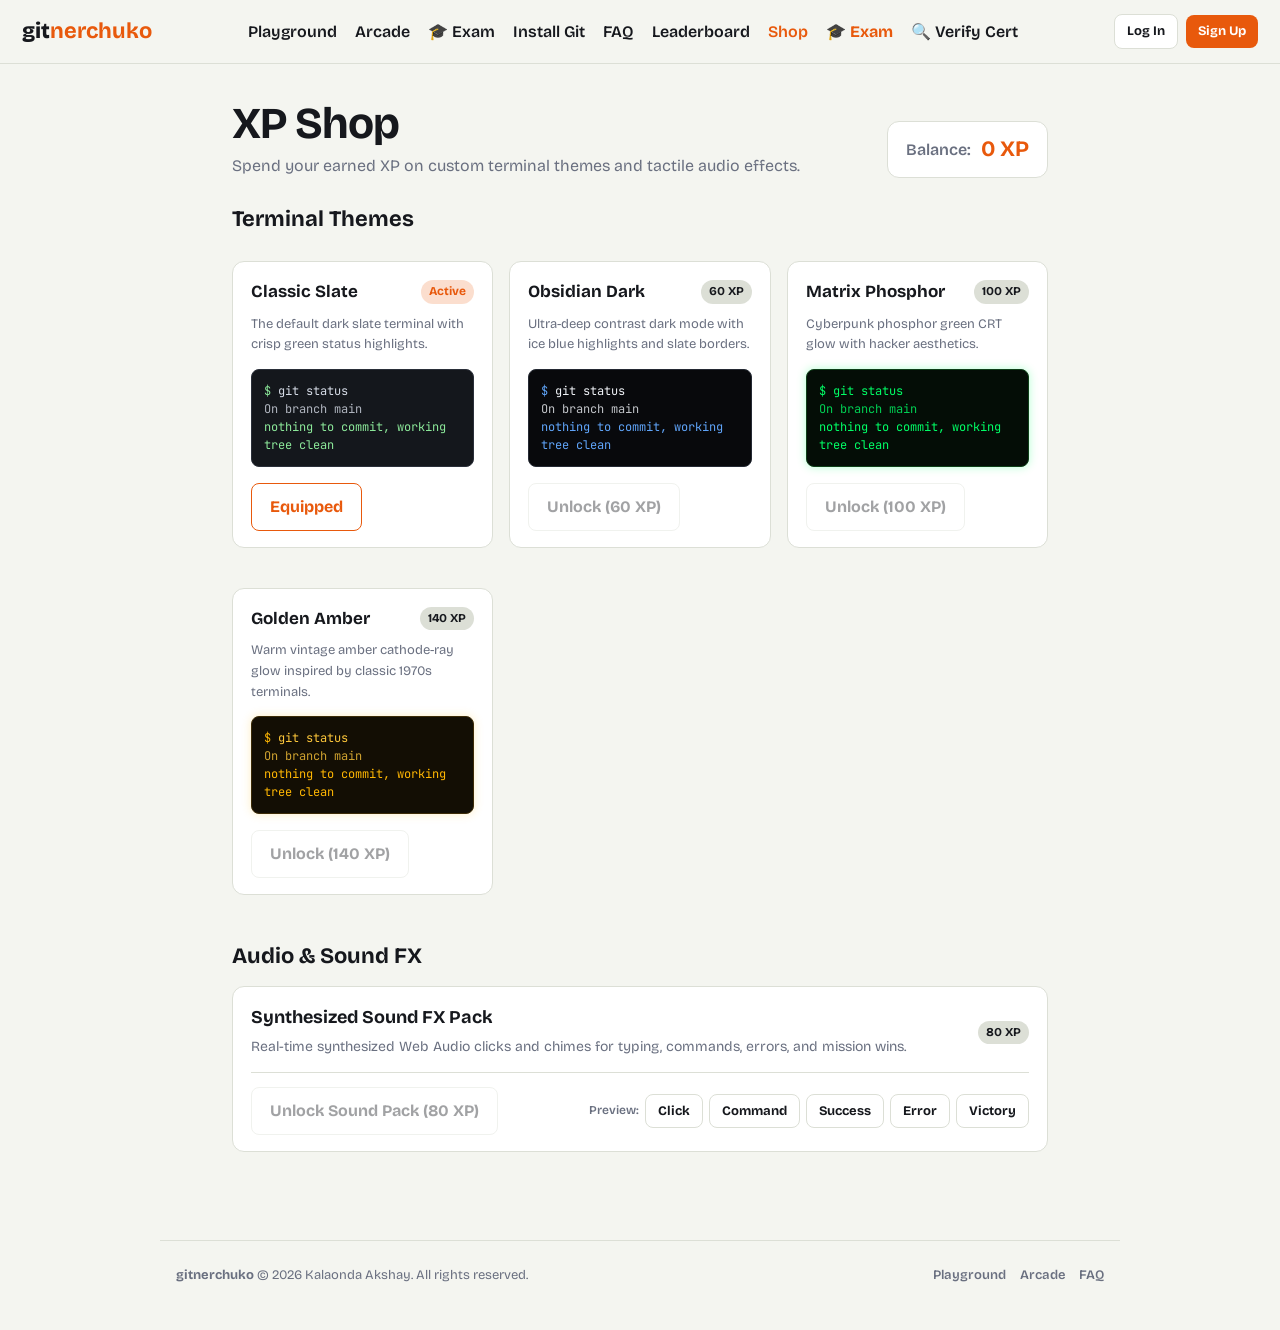
<file: shop.html>
<!DOCTYPE html>
<html lang="en">
<head>
  <meta charset="utf-8">
  <meta name="viewport" content="width=device-width, initial-scale=1">
  <title>Shop – Git Nerchuko</title>
  <link rel="stylesheet" href="style.css">
  <script src="sound.js"></script>
  <script src="shared.js"></script>
  <script src="auth.js"></script>
</head>
<body>
  <nav>
    <a class="logo" href="index.html">git<b>nerchuko</b></a>
    <a href="play.html">Playground</a>
    <a href="arcade.html">Arcade</a>
    <a href="quiz.html">🎓 Exam</a>
    <a href="install.html">Install Git</a>
    <a href="faq.html">FAQ</a>
    <a href="leaderboard.html">Leaderboard</a>
    <a href="shop.html" class="active">Shop</a>
  </nav>

  <main>
    <div style="display:flex;justify-content:space-between;align-items:flex-end;margin-bottom:20px;flex-wrap:wrap;gap:12px">
      <div>
        <h1 style="margin:0 0 4px">XP Shop</h1>
        <p style="margin:0;color:var(--mut)">Spend your earned XP on custom terminal themes and tactile audio effects.</p>
      </div>
      <div class="card" style="margin:0;padding:10px 18px;display:flex;align-items:center;gap:10px">
        <span style="color:var(--mut);font-weight:600">Balance:</span>
        <b id="shop-xp" style="font-size:22px;color:var(--ac)">0 XP</b>
      </div>
    </div>

    <div id="shop-msg" style="display:none;padding:10px 14px;border-radius:8px;margin-bottom:16px;font-weight:600"></div>

    <h2 style="font-size:22px;margin:24px 0 12px">Terminal Themes</h2>
    <div class="grid-2" id="themes-grid"></div>

    <h2 style="font-size:22px;margin:32px 0 12px">Audio &amp; Sound FX</h2>
    <div id="sound-section"></div>
  </main>

  <script>
    const THEMES = [
      {
        id: "default",
        name: "Classic Slate",
        price: 0,
        desc: "The default dark slate terminal with crisp green status highlights.",
        bg: "#14171c",
        color: "#d7dde8",
        prompt: "#8ce99a",
        border: "#2a2f39",
        glow: "none"
      },
      {
        id: "dark",
        name: "Obsidian Dark",
        price: 60,
        desc: "Ultra-deep contrast dark mode with ice blue highlights and slate borders.",
        bg: "#08090c",
        color: "#f0f3f8",
        prompt: "#60a5fa",
        border: "#242933",
        glow: "none"
      },
      {
        id: "matrix",
        name: "Matrix Phosphor",
        price: 100,
        desc: "Cyberpunk phosphor green CRT glow with hacker aesthetics.",
        bg: "#040d06",
        color: "#00ff66",
        prompt: "#00ff66",
        border: "#0e4018",
        glow: "0 0 10px rgba(0,255,102,0.3)"
      },
      {
        id: "golden",
        name: "Golden Amber",
        price: 140,
        desc: "Warm vintage amber cathode-ray glow inspired by classic 1970s terminals.",
        bg: "#130e04",
        color: "#ffc83b",
        prompt: "#ffb703",
        border: "#3d2c08",
        glow: "0 0 10px rgba(255,200,59,0.3)"
      }
    ];

    function getGQ() {
      let s = { xp: 0, st: {}, unlockedThemes: ["default"], termTheme: "default", soundUnlocked: false, soundEnabled: false };
      try {
        const raw = JSON.parse(localStorage.getItem("gq"));
        if (raw && typeof raw === "object") s = Object.assign(s, raw);
      } catch(e){}
      if (!Array.isArray(s.unlockedThemes)) s.unlockedThemes = ["default"];
      if (!s.unlockedThemes.includes("default")) s.unlockedThemes.push("default");
      if (!s.termTheme) s.termTheme = "default";
      return s;
    }

    function saveGQ(s) {
      try { localStorage.setItem("gq", JSON.stringify(s)); } catch(e){}
      if (window.applyGQTheme) window.applyGQTheme();
    }

    let msgTimer;
    function showMsg(text, isErr) {
      clearTimeout(msgTimer);
      const m = document.getElementById("shop-msg");
      m.style.display = "block";
      m.style.background = isErr ? "color-mix(in srgb,var(--er) 15%,var(--pn))" : "color-mix(in srgb,var(--ok) 15%,var(--pn))";
      m.style.color = isErr ? "var(--er)" : "var(--ok)";
      m.style.border = "1px solid " + (isErr ? "var(--er)" : "var(--ok)");
      m.textContent = text;
      msgTimer = setTimeout(() => { m.style.display = "none"; }, 4000);
    }

    function buyTheme(id) {
      const s = getGQ();
      const item = THEMES.find(t => t.id === id);
      if (!item) return;

      if (s.xp < item.price) {
        showMsg("Not enough XP! You need " + item.price + " XP to unlock " + item.name + ".", true);
        if (window.playGQSound) playGQSound("error", true);
        return;
      }

      s.xp -= item.price;
      s.unlockedThemes.push(id);
      s.termTheme = id;
      saveGQ(s);
      showMsg("Unlocked & equipped " + item.name + "!");
      if (window.playGQSound) playGQSound("win", true);
      render();
    }

    function equipTheme(id) {
      const s = getGQ();
      const item = THEMES.find(t => t.id === id);
      if (!item) return;

      s.termTheme = id;
      saveGQ(s);
      showMsg("Equipped " + item.name + ".");
      if (window.playGQSound) playGQSound("cmd", true);
      render();
    }

    function buySound() {
      const s = getGQ();
      const cost = 80;
      if (s.xp < cost) {
        showMsg("Not enough XP! You need " + cost + " XP to unlock the Sound FX Pack.", true);
        if (window.playGQSound) playGQSound("error", true);
        return;
      }

      s.xp -= cost;
      s.soundUnlocked = true;
      s.soundEnabled = true;
      saveGQ(s);
      showMsg("Unlocked Synthesized Sound FX Pack!");
      if (window.playGQSound) playGQSound("win", true);
      render();
    }

    function toggleSound() {
      const s = getGQ();
      s.soundEnabled = !s.soundEnabled;
      saveGQ(s);
      if (s.soundEnabled && window.playGQSound) playGQSound("success", true);
      render();
    }

    function render() {
      const s = getGQ();
      document.getElementById("shop-xp").textContent = s.xp + " XP";

      const grid = document.getElementById("themes-grid");
      grid.innerHTML = THEMES.map(t => {
        const isUnlocked = s.unlockedThemes.includes(t.id);
        const isEquipped = s.termTheme === t.id;
        
        let btnHtml = "";
        if (isEquipped) {
          btnHtml = `<button class="btn outline" disabled style="opacity:1;border-color:var(--ac);color:var(--ac)">Equipped</button>`;
        } else if (isUnlocked) {
          btnHtml = `<button class="btn outline" onclick="equipTheme('${t.id}')">Equip</button>`;
        } else {
          const canAfford = s.xp >= t.price;
          btnHtml = `<button class="btn ${canAfford ? '' : 'outline'}" onclick="buyTheme('${t.id}')" ${canAfford ? '' : 'disabled'}>Unlock (${t.price} XP)</button>`;
        }

        const badgeHtml = isEquipped ? '<span class="badge ac">Active</span>' : isUnlocked ? '<span class="badge ok">Owned</span>' : `<span class="badge">${t.price} XP</span>`;

        return `
          <div class="card" style="display:flex;flex-direction:column;justify-content:space-between">
            <div>
              <div style="display:flex;justify-content:space-between;align-items:center;margin-bottom:8px">
                <h3 style="margin:0;font-size:17px">${t.name}</h3>
                ${badgeHtml}
              </div>
              <p style="color:var(--mut);font-size:13px;margin:0 0 14px">${t.desc}</p>
              <div style="background:${t.bg};color:${t.color};border:1px solid ${t.border};border-radius:8px;padding:12px;font:12px/1.5 'JetBrains Mono',monospace;margin-bottom:16px;box-shadow:${t.glow}">
                <div><span style="color:${t.prompt}">$</span> git status</div>
                <div style="opacity:.8">On branch main</div>
                <div style="color:${t.prompt}">nothing to commit, working tree clean</div>
              </div>
            </div>
            <div>${btnHtml}</div>
          </div>
        `;
      }).join("");

      const soundSec = document.getElementById("sound-section");
      const soundUnlocked = !!s.soundUnlocked;
      const soundEnabled = s.soundEnabled !== false;

      let soundBtn = "";
      if (!soundUnlocked) {
        const canAffordSound = s.xp >= 80;
        soundBtn = `<button class="btn ${canAffordSound ? '' : 'outline'}" onclick="buySound()" ${canAffordSound ? '' : 'disabled'}>Unlock Sound Pack (80 XP)</button>`;
      } else {
        soundBtn = `<button class="btn ${soundEnabled ? 'outline' : ''}" onclick="toggleSound()">${soundEnabled ? 'Disable Sounds' : 'Enable Sounds'}</button>`;
      }

      const soundBadge = !soundUnlocked ? '<span class="badge">80 XP</span>' : (soundEnabled ? '<span class="badge ok">Active: ON</span>' : '<span class="badge">Active: OFF</span>');

      soundSec.innerHTML = `
        <div class="card">
          <div style="display:flex;justify-content:space-between;align-items:center;flex-wrap:wrap;gap:10px;margin-bottom:12px">
            <div>
              <h3 style="margin:0 0 4px;font-size:18px">Synthesized Sound FX Pack</h3>
              <p style="margin:0;color:var(--mut);font-size:14px">Real-time synthesized Web Audio clicks and chimes for typing, commands, errors, and mission wins.</p>
            </div>
            <div>${soundBadge}</div>
          </div>
          <div style="display:flex;gap:12px;flex-wrap:wrap;align-items:center;margin-top:14px;border-top:1px solid var(--ln);padding-top:14px">
            ${soundBtn}
            <div style="display:flex;gap:6px;align-items:center;margin-left:auto;flex-wrap:wrap">
              <span style="font-size:12px;color:var(--mut);font-weight:600">Preview:</span>
              <button class="btn outline sm" onclick="playGQSound('key', true)">Click</button>
              <button class="btn outline sm" onclick="playGQSound('cmd', true)">Command</button>
              <button class="btn outline sm" onclick="playGQSound('success', true)">Success</button>
              <button class="btn outline sm" onclick="playGQSound('error', true)">Error</button>
              <button class="btn outline sm" onclick="playGQSound('win', true)">Victory</button>
            </div>
          </div>
        </div>
      `;
    }

    render();
  </script>

  <footer style="max-width:960px;margin:40px auto 20px;padding:24px 16px;border-top:1px solid var(--ln);color:var(--mut);font-size:13px;display:flex;justify-content:space-between;align-items:center;flex-wrap:wrap;gap:12px">
    <div><b>gitnerchuko</b> © 2026 Kalaonda Akshay. All rights reserved.</div>
    <div style="display:flex;gap:14px;font-weight:600">
      <a href="play.html" style="color:inherit;text-decoration:none">Playground</a>
      <a href="arcade.html" style="color:inherit;text-decoration:none">Arcade</a>
      <a href="faq.html" style="color:inherit;text-decoration:none">FAQ</a>
    </div>
  </footer>
</body>
</html>
</file>
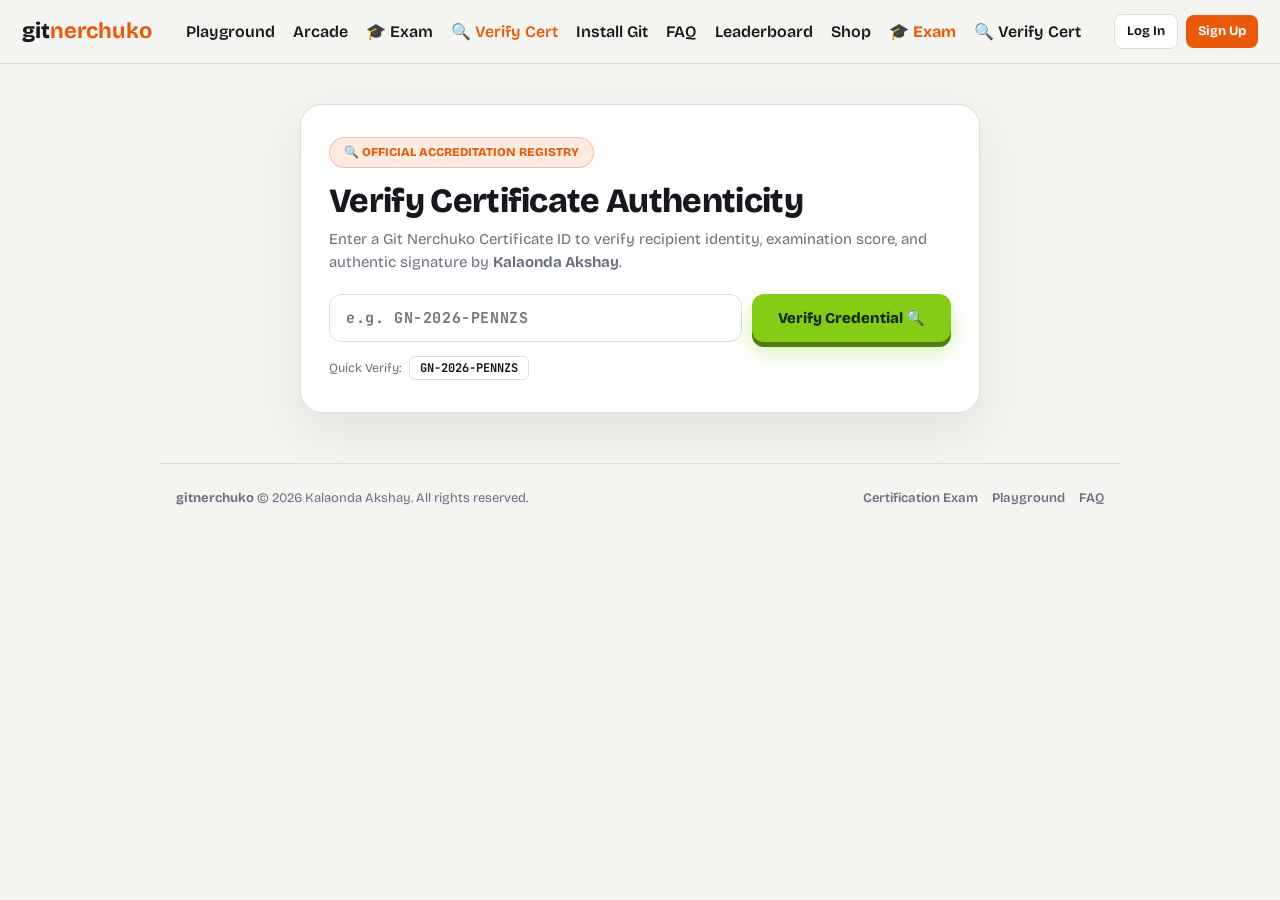
<file: verify.html>
<!DOCTYPE html>
<html lang="en">
<head>
  <meta charset="utf-8">
  <meta name="viewport" content="width=device-width, initial-scale=1">
  <title>Certificate Verification – Git Nerchuko</title>
  <link rel="stylesheet" href="style.css">
  <script src="sound.js"></script>
  <script src="shared.js"></script>
  <script src="auth.js"></script>
  <style>
    .verify-box {
      max-width: 720px;
      margin: 40px auto;
      padding: 0 20px;
    }
    .verify-search-card {
      background: var(--pn);
      border: 1.5px solid var(--ln);
      border-radius: 22px;
      padding: 32px 28px;
      box-shadow: 0 20px 50px rgba(0,0,0,0.08);
      margin-bottom: 24px;
    }
    .verified-result-card {
      background: radial-gradient(ellipse at 50% -10%, #17241c 0%, #0c1510 70%, #070e0a 100%);
      color: #f1f5f9;
      border: 2px solid #22c55e;
      border-radius: 24px;
      padding: 34px 30px;
      box-shadow: 0 25px 70px rgba(0,0,0,0.5), 0 0 40px rgba(34, 197, 94, 0.2);
      animation: modalFadeIn 0.25s cubic-bezier(0.16,1,0.3,1);
    }
    .verified-badge {
      display: inline-flex;
      align-items: center;
      gap: 8px;
      background: rgba(34, 197, 94, 0.15);
      border: 1.5px solid #22c55e;
      color: #86efac;
      font-size: 12.5px;
      font-weight: 800;
      letter-spacing: 0.05em;
      padding: 6px 16px;
      border-radius: 99px;
      box-shadow: 0 0 20px rgba(34, 197, 94, 0.3);
    }
    .verified-row {
      display: flex;
      justify-content: space-between;
      align-items: center;
      padding: 12px 0;
      border-bottom: 1px solid rgba(255,255,255,0.08);
      font-size: 14px;
    }
    .verified-row:last-child {
      border-bottom: none;
    }
    .verified-label {
      color: #94a3b8;
      font-weight: 600;
    }
    .verified-val {
      font-weight: 700;
      color: #fff;
      text-align: right;
    }
  </style>
</head>
<body>
  <nav>
    <a class="logo" href="index.html">git<b>nerchuko</b></a>
    <a href="play.html">Playground</a>
    <a href="arcade.html">Arcade</a>
    <a href="quiz.html">🎓 Exam</a>
    <a href="verify.html" class="active">🔍 Verify Cert</a>
    <a href="install.html">Install Git</a>
    <a href="faq.html">FAQ</a>
    <a href="leaderboard.html">Leaderboard</a>
    <a href="shop.html">Shop</a>
  </nav>

  <main class="verify-box">
    <!-- Search Section -->
    <div class="verify-search-card tilt-card">
      <div style="display:inline-flex;align-items:center;gap:6px;background:rgba(232,89,12,0.12);border:1px solid rgba(232,89,12,0.3);color:var(--ac);padding:5px 14px;border-radius:99px;font-size:12px;font-weight:800;margin-bottom:14px">
        🔍 OFFICIAL ACCREDITATION REGISTRY
      </div>

      <h1 style="font-size: clamp(26px, 4vw, 34px);font-weight:900;letter-spacing:-0.02em;margin:0 0 8px">
        Verify Certificate Authenticity
      </h1>
      <p style="color:var(--mut);font-size:15px;line-height:1.55;margin:0 0 20px">
        Enter a Git Nerchuko Certificate ID to verify recipient identity, examination score, and authentic signature by <strong>Kalaonda Akshay</strong>.
      </p>

      <form onsubmit="handleVerifySubmit(event)" style="display:flex;gap:10px;flex-wrap:wrap">
        <input id="verify-input" type="text" placeholder="e.g. GN-2026-PENNZS" style="flex:1;min-width:240px;background:color-mix(in srgb,var(--pn) 90%,var(--bg));border:1.5px solid var(--ln);color:inherit;padding:12px 16px;border-radius:12px;font:700 15px 'JetBrains Mono',monospace;outline:0;letter-spacing:0.04em" autocomplete="off" spellcheck="false">
        <button class="btn-3d" style="padding:12px 26px;font-size:15px">
          Verify Credential 🔍
        </button>
      </form>

      <div style="margin-top:14px;display:flex;align-items:center;gap:8px;font-size:12.5px;color:var(--mut)">
        <span>Quick Verify:</span>
        <button class="btn sm outline" onclick="quickVerify('GN-2026-PENNZS')" style="padding:3px 10px;font:700 12px 'JetBrains Mono',monospace;border-radius:6px">GN-2026-PENNZS</button>
      </div>
    </div>

    <!-- Result Container -->
    <div id="verify-result-container" style="display:none"></div>
  </main>

  <footer style="max-width:960px;margin:50px auto 20px;padding:24px 16px;border-top:1px solid var(--ln);color:var(--mut);font-size:13px;display:flex;justify-content:space-between;align-items:center;flex-wrap:wrap;gap:12px">
    <div><b>gitnerchuko</b> © 2026 Kalaonda Akshay. All rights reserved.</div>
    <div style="display:flex;gap:14px;font-weight:600">
      <a href="quiz.html" style="color:inherit;text-decoration:none">Certification Exam</a>
      <a href="play.html" style="color:inherit;text-decoration:none">Playground</a>
      <a href="faq.html" style="color:inherit;text-decoration:none">FAQ</a>
    </div>
  </footer>

  <script>
    function quickVerify(id) {
      document.getElementById("verify-input").value = id;
      performVerification(id);
    }

    function handleVerifySubmit(e) {
      e.preventDefault();
      const id = document.getElementById("verify-input").value.trim();
      if (id) performVerification(id);
    }

    function performVerification(certId) {
      if (window.playGQSound) window.playGQSound("cmd");
      const container = document.getElementById("verify-result-container");
      container.style.display = "block";

      const cert = window.GNAuth.getCertificateById(certId);

      if (cert) {
        if (window.playGQSound) window.playGQSound("win");
        container.innerHTML = `
          <div class="verified-result-card tilt-card">
            <div style="display:flex;justify-content:space-between;align-items:center;margin-bottom:20px;flex-wrap:wrap;gap:10px">
              <div class="verified-badge">
                <span class="pulse-dot"></span>
                OFFICIALLY VERIFIED &amp; ACTIVE CREDENTIAL
              </div>
              <div style="font:800 13px 'JetBrains Mono',monospace;color:#86efac">
                ${cert.certId}
              </div>
            </div>

            <!-- Recipient Showcase -->
            <div style="background:rgba(255,255,255,0.04);border:1px solid rgba(255,255,255,0.1);border-radius:18px;padding:24px;margin-bottom:24px;text-align:center">
              <div style="font-size:12px;text-transform:uppercase;letter-spacing:0.1em;color:#94a3b8;margin-bottom:6px">Issued To:</div>
              <div style="font-size:clamp(26px, 4.5vw, 38px);font-weight:900;color:#facc15;letter-spacing:-0.02em;margin-bottom:4px">
                ${cert.fullName}
              </div>
              <div style="font-size:13.5px;color:#cbd5e1">
                @${cert.username || "student"} · Certified Version Control Specialist
              </div>
            </div>

            <!-- Accreditation Data -->
            <div style="background:rgba(0,0,0,0.25);border-radius:14px;padding:8px 20px;margin-bottom:24px">
              <div class="verified-row">
                <span class="verified-label">Qualification:</span>
                <span class="verified-val">${cert.title || "Certificate of Git & GitHub Mastery"}</span>
              </div>
              <div class="verified-row">
                <span class="verified-label">Examination Score:</span>
                <span class="verified-val" style="color:#4ade80">${cert.score || 15}/15 (${cert.pct || 100}% · Grade: Distinction)</span>
              </div>
              <div class="verified-row">
                <span class="verified-label">Issue Date:</span>
                <span class="verified-val">${cert.date || "2026-10-29"}</span>
              </div>
              <div class="verified-row">
                <span class="verified-label">Issuing Authority:</span>
                <span class="verified-val">Git Nerchuko Engineering Council</span>
              </div>
              <div class="verified-row">
                <span class="verified-label">Verified Signatory:</span>
                <span class="verified-val" style="color:#facc15">${cert.issuer || "Kalaonda Akshay"} (Founder &amp; Lead Architect)</span>
              </div>
              <div class="verified-row">
                <span class="verified-label">Verification Status:</span>
                <span class="verified-val" style="color:#4ade80">✓ Authenticated &amp; Valid</span>
              </div>
            </div>

            <div style="display:flex;gap:12px;justify-content:center;flex-wrap:wrap">
              <a class="btn-3d" href="quiz.html?cert=${cert.certId}" style="padding:11px 24px;font-size:14px;text-decoration:none">
                View Certificate on Exam Page 📜
              </a>
              <button class="btn outline" onclick="window.print()" style="border-radius:10px;padding:11px 20px;font-weight:700">
                🖨️ Print Verified Transcript
              </button>
            </div>
          </div>
        `;
      } else {
        if (window.playGQSound) window.playGQSound("error");
        container.innerHTML = `
          <div class="card" style="padding:28px;border-radius:20px;background:rgba(239,68,68,0.1);border:1.5px solid #ef4444;color:#fca5a5;text-align:center">
            <div style="font-size:36px;margin-bottom:8px">❌</div>
            <h3 style="font-size:22px;font-weight:800;margin:0 0 6px;color:#f87171">
              Certificate Not Found
            </h3>
            <p style="font-size:14.5px;color:var(--ink);max-width:460px;margin:0 auto 16px">
              No issued credential was found with ID <code>${certId}</code>. Please check for typos or scan the QR code located on the official certificate.
            </p>
            <button class="btn sm" onclick="quickVerify('GN-2026-PENNZS')" style="background:var(--ac);color:#fff">
              Test with Verified ID GN-2026-PENNZS
            </button>
          </div>
        `;
      }

      container.scrollIntoView({ behavior: "smooth" });
    }

    // Auto-verify if ID provided in query param
    window.addEventListener("DOMContentLoaded", () => {
      const urlParams = new URLSearchParams(window.location.search);
      const queryId = urlParams.get("id") || urlParams.get("cert");
      if (queryId) {
        document.getElementById("verify-input").value = queryId;
        performVerification(queryId);
      }
    });
  </script>
</body>
</html>
</file>
<file: style.css>
@import url('https://fonts.googleapis.com/css2?family=Bricolage+Grotesque:wght@500;700;800&family=JetBrains+Mono:wght@400;600&display=swap');

:root{
  --bg:#f4f5f0;--pn:#fff;--ink:#16181d;--mut:#6a7080;--ln:#dcdfd6;--ac:#e8590c;--ok:#2b8a3e;--er:#c92a2a;
  --tm:#14171c;--tt:#d7dde8;--t-border:#2a2f39;--t-prompt:#8ce99a;--t-chip:#1a1e25;--t-chip-txt:#b8c0cf;--t-glow:none;
}
@media(prefers-color-scheme:dark){
  :root:not([data-theme="light"]){
    --bg:#101216;--pn:#181b21;--ink:#e9ecf2;--mut:#8b93a5;--ln:#2a2f39;--ac:#ff8a3d;--ok:#51cf66;--er:#ff6b6b;
  }
}
:root[data-theme="dark"]{
  --bg:#101216;--pn:#181b21;--ink:#e9ecf2;--mut:#8b93a5;--ln:#2a2f39;--ac:#ff8a3d;--ok:#51cf66;--er:#ff6b6b;
}
:root[data-theme="light"]{
  --bg:#f4f5f0;--pn:#fff;--ink:#16181d;--mut:#6a7080;--ln:#dcdfd6;--ac:#e8590c;--ok:#2b8a3e;--er:#c92a2a;
}

/* Terminal themes applied across all pages */
:root, :root[data-term-theme="default"]{
  --tm:#14171c;--tt:#d7dde8;--t-border:#2a2f39;--t-prompt:#8ce99a;--t-chip:#1a1e25;--t-chip-txt:#b8c0cf;--t-glow:none;
}
:root[data-term-theme="dark"]{
  --tm:#08090c;--tt:#f0f3f8;--t-border:#242933;--t-prompt:#60a5fa;--t-chip:#131720;--t-chip-txt:#d1d5db;--t-glow:none;
}
:root[data-term-theme="matrix"]{
  --tm:#040d06;--tt:#00ff66;--t-border:#0e4018;--t-prompt:#00ff66;--t-chip:#08210d;--t-chip-txt:#4ade80;--t-glow:0 0 10px rgba(0,255,102,0.25);
}
:root[data-term-theme="golden"]{
  --tm:#130e04;--tt:#ffc83b;--t-border:#3d2c08;--t-prompt:#ffb703;--t-chip:#241a05;--t-chip-txt:#fde68a;--t-glow:0 0 10px rgba(255,200,59,0.25);
}

*{box-sizing:border-box}
body{margin:0;background:var(--bg);color:var(--ink);font:16px/1.6 "Bricolage Grotesque",system-ui,sans-serif}
nav{display:flex;gap:18px;align-items:center;padding:14px 22px;border-bottom:1px solid var(--ln);flex-wrap:wrap}
nav a{color:var(--ink);text-decoration:none;font-weight:600}
nav a:hover, nav a.active{color:var(--ac)}
nav .logo{font-weight:800;font-size:22px;margin-right:auto}
nav b{color:var(--ac)}
main{max-width:860px;margin:0 auto;padding:36px 22px}
h1{font-size:44px;line-height:1.1;letter-spacing:-.02em;margin:0 0 12px}
button{font:inherit;cursor:pointer;color:inherit}
.btn{display:inline-block;background:var(--ac);color:#fff;border:0;border-radius:8px;padding:10px 18px;font:inherit;font-weight:700;text-decoration:none;cursor:pointer;transition:all .15s}
.btn:hover{opacity:.9}
.btn:disabled{opacity:.4;cursor:not-allowed}
.btn.outline{background:var(--pn);color:var(--ink);border:1px solid var(--ln)}
.btn.outline:hover{border-color:var(--ac)}
.btn.sm{padding:6px 12px;font-size:13px}
.card{background:var(--pn);border:1px solid var(--ln);border-radius:12px;padding:16px 18px;margin:12px 0}
code,input{font-family:"JetBrains Mono",ui-monospace,monospace}
input{width:100%;padding:10px;border:1px solid var(--ln);border-radius:8px;background:var(--pn);color:var(--ink);font-size:16px}
input:focus-visible,button:focus-visible{outline:2px solid var(--ac);outline-offset:2px}
table{width:100%;border-collapse:collapse}
td,th{text-align:left;padding:8px;border-bottom:1px solid var(--ln)}
.badge{display:inline-block;padding:2px 8px;border-radius:99px;font-size:12px;font-weight:700;background:var(--ln);color:var(--ink)}
.badge.ok{background:color-mix(in srgb,var(--ok) 20%,transparent);color:var(--ok)}
.badge.ac{background:color-mix(in srgb,var(--ac) 20%,transparent);color:var(--ac)}
.grid-2{display:grid;grid-template-columns:repeat(auto-fit,minmax(260px,1fr));gap:16px}

/* 3D Button and depth effects */
.btn-3d {
  display: inline-flex;
  align-items: center;
  justify-content: center;
  gap: 8px;
  background: #84cc16;
  color: #142a0a;
  border: 0;
  border-radius: 12px;
  padding: 12px 26px;
  font-weight: 800;
  font-size: 15px;
  cursor: pointer;
  box-shadow: 0 5px 0 #4d7c0f, 0 10px 20px rgba(132, 204, 22, 0.35);
  transition: transform 0.1s ease, box-shadow 0.1s ease, background 0.15s ease;
  transform: translateY(0);
  text-decoration: none;
}
.btn-3d:hover {
  background: #9ae624;
  transform: translateY(-2px);
  box-shadow: 0 7px 0 #4d7c0f, 0 14px 26px rgba(132, 204, 22, 0.45);
}
.btn-3d:active {
  transform: translateY(4px);
  box-shadow: 0 1px 0 #4d7c0f, 0 4px 10px rgba(132, 204, 22, 0.2);
}

.btn-3d.orange {
  background: #ff8a3d;
  color: #fff;
  box-shadow: 0 5px 0 #d9480f, 0 10px 20px rgba(255, 138, 61, 0.35);
}
.btn-3d.orange:hover {
  background: #ffa94d;
  box-shadow: 0 7px 0 #d9480f, 0 14px 26px rgba(255, 138, 61, 0.45);
}
.btn-3d.orange:active {
  transform: translateY(4px);
  box-shadow: 0 1px 0 #d9480f;
}

/* Modal Overlay & Card Container matching user reference */
.gq-modal-overlay {
  position: fixed;
  inset: 0;
  background: rgba(8, 6, 18, 0.86);
  backdrop-filter: blur(16px);
  -webkit-backdrop-filter: blur(16px);
  display: flex;
  align-items: center;
  justify-content: center;
  z-index: 9999;
  padding: 16px;
  animation: modalFadeIn 0.25s cubic-bezier(0.16, 1, 0.3, 1);
}

@keyframes modalFadeIn {
  from { opacity: 0; transform: scale(0.96); }
  to { opacity: 1; transform: scale(1); }
}

.gq-modal {
  background: radial-gradient(ellipse at 50% 0%, #231b48 0%, #130f28 100%);
  color: #e9ecf8;
  border: 2px solid #372b64;
  border-radius: 26px;
  max-width: 920px;
  width: 100%;
  padding: 30px 34px;
  box-shadow: 0 30px 80px rgba(0, 0, 0, 0.8), 0 0 50px rgba(112, 72, 232, 0.2);
  position: relative;
  overflow: hidden;
  perspective: 1000px;
}

.gq-modal::before {
  content: "";
  position: absolute;
  top: -120px;
  right: -120px;
  width: 340px;
  height: 340px;
  background: radial-gradient(circle, rgba(132, 204, 22, 0.1) 0%, transparent 70%);
  pointer-events: none;
}

.gq-modal-badge {
  display: inline-flex;
  align-items: center;
  gap: 6px;
  background: #5b21b6;
  color: #f5f3ff;
  border: 1px solid #7c3aed;
  font-size: 12px;
  font-weight: 700;
  padding: 5px 14px;
  border-radius: 99px;
  margin-bottom: 12px;
  box-shadow: 0 2px 12px rgba(124, 58, 237, 0.35);
}

.gq-modal-title {
  font-size: 26px;
  font-weight: 800;
  letter-spacing: -0.01em;
  margin: 0 0 8px;
  color: #fff;
  display: flex;
  align-items: center;
  gap: 10px;
}

.gq-modal-sub {
  color: #a49fc4;
  font-size: 14.5px;
  margin: 0 0 24px;
  line-height: 1.5;
  max-width: 720px;
}

/* 3-card difficulty grid */
.gq-diff-grid {
  display: grid;
  grid-template-columns: repeat(3, 1fr);
  gap: 16px;
  margin-bottom: 24px;
}
@media (max-width: 780px) {
  .gq-diff-grid { grid-template-columns: 1fr; }
}

.gq-diff-card {
  background: #1b1733;
  border: 2px solid #2d2452;
  border-radius: 18px;
  padding: 22px 18px;
  cursor: pointer;
  position: relative;
  display: flex;
  flex-direction: column;
  justify-content: space-between;
  transition: transform 0.2s cubic-bezier(0.16, 1, 0.3, 1), border-color 0.2s, box-shadow 0.2s, background 0.2s;
  transform-style: preserve-3d;
}

.gq-diff-card:hover {
  transform: translateY(-4px) scale(1.015);
  border-color: #4b3d7a;
  background: #221d3f;
  box-shadow: 0 14px 32px rgba(0, 0, 0, 0.45);
}

.gq-diff-card.selected {
  background: #201b3d;
  border-color: #84cc16;
  box-shadow: 0 0 0 1.5px #84cc16, 0 12px 35px rgba(132, 204, 22, 0.3);
  transform: translateY(-3px);
}
.gq-diff-card[data-level="advanced"].selected {
  border-color: #84cc16;
  box-shadow: 0 0 0 1.5px #84cc16, 0 12px 35px rgba(132, 204, 22, 0.3);
}
.gq-diff-card[data-level="pro"].selected {
  border-color: #84cc16;
  box-shadow: 0 0 0 1.5px #84cc16, 0 12px 35px rgba(132, 204, 22, 0.3);
}

.gq-diff-header {
  display: flex;
  justify-content: space-between;
  align-items: center;
  margin-bottom: 12px;
}

.gq-diff-icon {
  font-size: 28px;
  filter: drop-shadow(0 4px 8px rgba(0,0,0,0.3));
}

.gq-diff-radio {
  width: 24px;
  height: 24px;
  border-radius: 50%;
  border: 2px solid #4a3e75;
  display: grid;
  place-items: center;
  font-size: 13px;
  font-weight: 800;
  color: #fff;
  transition: all 0.2s;
}

.gq-diff-card.selected .gq-diff-radio {
  background: #84cc16;
  border-color: #84cc16;
  color: #142a0a;
}

.gq-diff-title {
  font-size: 20px;
  font-weight: 800;
  margin: 0 0 4px;
  color: #fff;
}

.gq-diff-desc {
  font-size: 13px;
  color: #9d98be;
  margin: 0 0 16px;
}

.gq-diff-topics-label {
  font-size: 11px;
  text-transform: uppercase;
  letter-spacing: 0.05em;
  color: #7d779f;
  font-weight: 700;
  margin-bottom: 8px;
}

.gq-diff-pills {
  display: flex;
  flex-direction: column;
  gap: 6px;
  margin-bottom: 18px;
}

.gq-diff-pill {
  background: #252044;
  color: #c9c4e4;
  font-size: 12px;
  font-weight: 600;
  padding: 5px 12px;
  border-radius: 8px;
  border: 1px solid #362e5e;
  display: inline-block;
  white-space: nowrap;
  overflow: hidden;
  text-overflow: ellipsis;
}

.gq-diff-footer {
  border-top: 1px solid #2d2650;
  padding-top: 12px;
  display: flex;
  justify-content: space-between;
  align-items: center;
  font-size: 13px;
  color: #9c97bc;
}
.gq-diff-footer b {
  color: #facc15;
  font-weight: 800;
}

/* 3D Ticker Tape at bottom matching user screenshot */
.gq-ticker-wrap {
  width: 100%;
  overflow: hidden;
  background: #84cc16;
  border-top: 3px solid #65a30d;
  border-bottom: 3px solid #65a30d;
  color: #142a0a;
  padding: 10px 0;
  font: 800 13.5px "JetBrains Mono", monospace;
  letter-spacing: 0.08em;
  position: relative;
  user-select: none;
  box-shadow: 0 0 25px rgba(132, 204, 22, 0.35);
}
.gq-ticker-move {
  display: inline-flex;
  white-space: nowrap;
  animation: gqTicker 28s linear infinite;
}
@keyframes gqTicker {
  0% { transform: translate3d(0, 0, 0); }
  100% { transform: translate3d(-50%, 0, 0); }
}

/* Tilt interaction */
.tilt-card {
  transition: transform 0.15s ease-out;
  transform-style: preserve-3d;
  will-change: transform;
}

/* Landing Page Peak Enhancements */
.gradient-text {
  background: linear-gradient(135deg, var(--ink) 20%, var(--ac) 90%);
  -webkit-background-clip: text;
  -webkit-text-fill-color: transparent;
}

.hero-grid {
  display: grid;
  grid-template-columns: 1.15fr 0.85fr;
  gap: 36px;
  align-items: center;
  padding: 40px 0 60px;
}
@media (max-width: 960px) {
  .hero-grid { grid-template-columns: 1fr; padding: 24px 0 40px; }
}

.hero-window {
  background: #121420;
  border: 1.5px solid #282c44;
  border-radius: 18px;
  overflow: hidden;
  box-shadow: 0 25px 60px rgba(0,0,0,0.45), 0 0 30px rgba(232,89,12,0.12);
  transform: perspective(1000px) rotateY(-4deg) rotateX(2deg);
  transition: transform 0.25s ease, box-shadow 0.25s ease;
}
.hero-window:hover {
  transform: perspective(1000px) rotateY(0deg) rotateX(0deg) scale(1.01);
  box-shadow: 0 30px 70px rgba(0,0,0,0.55), 0 0 40px rgba(232,89,12,0.2);
}

.window-bar {
  background: #181b2a;
  border-bottom: 1px solid #282c44;
  padding: 10px 14px;
  display: flex;
  align-items: center;
  gap: 8px;
}
.window-dot { width: 10px; height: 10px; border-radius: 50%; display: inline-block; }
.dot-red { background: #ff5f56; }
.dot-yellow { background: #ffbd2e; }
.dot-green { background: #27c93f; }
.window-title { margin-left: auto; font: 600 11.5px "JetBrains Mono", monospace; color: #727a9c; }

.pulse-dot {
  width: 8px;
  height: 8px;
  border-radius: 50%;
  background: #51cf66;
  box-shadow: 0 0 10px #51cf66;
  display: inline-block;
  animation: pulseDot 1.8s infinite;
}
@keyframes pulseDot {
  0%, 100% { transform: scale(1); opacity: 1; }
  50% { transform: scale(1.3); opacity: 0.6; }
}

.bento-card {
  background: var(--pn);
  border: 1px solid var(--ln);
  border-radius: 16px;
  padding: 24px;
  position: relative;
  overflow: hidden;
  transition: transform 0.2s cubic-bezier(0.16, 1, 0.3, 1), box-shadow 0.2s, border-color 0.2s;
}
.bento-card:hover {
  transform: translateY(-4px);
  box-shadow: 0 16px 36px rgba(0,0,0,0.08);
  border-color: var(--ac);
}
@media (prefers-color-scheme: dark) {
  .bento-card:hover { box-shadow: 0 16px 36px rgba(0,0,0,0.4); }
}

.stat-pills {
  display: flex;
  gap: 12px;
  flex-wrap: wrap;
  margin-top: 24px;
}
.stat-pill {
  display: inline-flex;
  align-items: center;
  gap: 6px;
  background: var(--pn);
  border: 1px solid var(--ln);
  padding: 6px 14px;
  border-radius: 99px;
  font-size: 13px;
  font-weight: 700;
  color: var(--ink);
}

/* Roadmap timeline */
.roadmap-container {
  display: grid;
  grid-template-columns: repeat(4, 1fr);
  gap: 16px;
  position: relative;
  margin: 28px 0;
}
@media (max-width: 900px) {
  .roadmap-container { grid-template-columns: 1fr; }
}
.roadmap-step {
  background: var(--pn);
  border: 1px solid var(--ln);
  border-radius: 16px;
  padding: 22px 18px;
  position: relative;
  transition: all 0.2s cubic-bezier(0.16, 1, 0.3, 1);
  display: flex;
  flex-direction: column;
  justify-content: space-between;
}
.roadmap-step:hover {
  transform: translateY(-4px);
  border-color: var(--ac);
  box-shadow: 0 14px 30px rgba(0,0,0,0.08);
}
.roadmap-num {
  width: 34px;
  height: 34px;
  border-radius: 50%;
  background: color-mix(in srgb, var(--ac) 15%, transparent);
  color: var(--ac);
  font-weight: 800;
  display: grid;
  place-items: center;
  font-size: 14px;
  margin-bottom: 14px;
  border: 1px solid color-mix(in srgb, var(--ac) 30%, transparent);
}

/* Comparison Table */
.compare-table {
  width: 100%;
  border-collapse: separate;
  border-spacing: 0;
  border-radius: 16px;
  overflow: hidden;
  border: 1px solid var(--ln);
  background: var(--pn);
  font-size: 14.5px;
}
.compare-table th, .compare-table td {
  padding: 14px 18px;
  border-bottom: 1px solid var(--ln);
}
.compare-table th {
  background: color-mix(in srgb, var(--pn) 90%, var(--bg));
  font-weight: 700;
  text-align: left;
}
.compare-table th.highlight, .compare-table td.highlight {
  background: color-mix(in srgb, var(--ac) 8%, var(--pn));
  border-left: 2px solid var(--ac);
  border-right: 2px solid var(--ac);
  font-weight: 700;
}
.compare-table tr:last-child td {
  border-bottom: 0;
}

/* FAQ Accordion */
.faq-accordion {
  border: 1px solid var(--ln);
  border-radius: 14px;
  margin-bottom: 12px;
  background: var(--pn);
  overflow: hidden;
  transition: border-color 0.2s, box-shadow 0.2s;
}
.faq-accordion:hover {
  border-color: var(--ac);
}
.faq-header {
  padding: 18px 22px;
  display: flex;
  justify-content: space-between;
  align-items: center;
  cursor: pointer;
  font-weight: 700;
  font-size: 16px;
  user-select: none;
}
.faq-icon {
  font-size: 20px;
  font-weight: 300;
  transition: transform 0.25s cubic-bezier(0.16, 1, 0.3, 1);
  color: var(--mut);
}
.faq-accordion.open .faq-icon {
  transform: rotate(45deg);
  color: var(--ac);
}
.faq-body {
  max-height: 0;
  overflow: hidden;
  transition: max-height 0.3s cubic-bezier(0.16, 1, 0.3, 1), padding 0.3s ease;
  padding: 0 22px;
  color: var(--mut);
  font-size: 14.5px;
  line-height: 1.6;
}
.faq-accordion.open .faq-body {
  max-height: 250px;
  padding: 0 22px 20px;
}

/* Diff Box Preview */
.diff-box {
  background: #0d1117;
  color: #e6edf3;
  border-radius: 12px;
  border: 1px solid #30363d;
  font: 12.5px/1.6 "JetBrains Mono", monospace;
  overflow: hidden;
}
.diff-line-del {
  background: rgba(248, 81, 73, 0.16);
  color: #ff7b72;
  padding: 4px 14px;
  display: block;
}
.diff-line-add {
  background: rgba(46, 160, 67, 0.16);
  color: #3fb950;
  padding: 4px 14px;
  display: block;
}
.diff-line-ctx {
  color: #8b949e;
  padding: 4px 14px;
  display: block;
}
.diff-line-hdr {
  background: #161b22;
  color: #58a6ff;
  padding: 5px 14px;
  display: block;
  font-weight: 600;
  border-bottom: 1px solid #30363d;
}

/* Peak Modern Developer Footer */
.gq-footer-wrap {
  background: var(--pn);
  border-top: 1px solid var(--ln);
  margin-top: 60px;
}
.gq-footer {
  max-width: 1100px;
  margin: 0 auto;
  padding: 0 22px;
}
.footer-grid {
  display: grid;
  grid-template-columns: 1.4fr 1fr 1fr 1fr;
  gap: 40px;
  padding: 54px 0 36px;
}
@media (max-width: 860px) {
  .footer-grid { grid-template-columns: 1fr 1fr; gap: 30px; }
}
@media (max-width: 540px) {
  .footer-grid { grid-template-columns: 1fr; }
}
.footer-col h4 {
  margin: 0 0 16px;
  font-size: 13px;
  font-weight: 800;
  letter-spacing: 0.05em;
  text-transform: uppercase;
  color: var(--ink);
}
.footer-col ul {
  list-style: none;
  padding: 0;
  margin: 0;
  display: flex;
  flex-direction: column;
  gap: 11px;
}
.footer-col a {
  color: var(--mut);
  text-decoration: none;
  font-size: 13.5px;
  transition: color 0.15s ease, transform 0.15s ease;
  display: inline-flex;
  align-items: center;
  gap: 6px;
}
.footer-col a:hover {
  color: var(--ac);
  transform: translateX(4px);
}
.creator-badge {
  display: inline-flex;
  align-items: center;
  gap: 8px;
  padding: 8px 16px;
  border-radius: 99px;
  background: linear-gradient(135deg, rgba(232,89,12,0.12), rgba(132,204,22,0.12));
  border: 1.5px solid rgba(232,89,12,0.3);
  font-size: 13.5px;
  color: var(--ink);
  margin: 16px 0 18px;
  box-shadow: 0 4px 14px rgba(232,89,12,0.08);
  transition: transform 0.2s, box-shadow 0.2s;
}
.creator-badge:hover {
  transform: translateY(-2px);
  box-shadow: 0 8px 20px rgba(232,89,12,0.15);
  border-color: var(--ac);
}
.creator-badge strong {
  color: var(--ac);
  font-weight: 800;
}
.footer-bottom {
  display: flex;
  justify-content: space-between;
  align-items: center;
  flex-wrap: wrap;
  gap: 16px;
  padding: 24px 0 36px;
  border-top: 1px solid var(--ln);
  font-size: 13px;
  color: var(--mut);
}

/* Conflict Studio Interactive Widget */
.conflict-studio {
  background: #0f111a;
  border: 1.5px solid #282c44;
  border-radius: 18px;
  overflow: hidden;
  box-shadow: 0 20px 50px rgba(0,0,0,0.5);
  font: 13px/1.6 "JetBrains Mono", monospace;
  color: #d7dde8;
}
.conflict-bar {
  background: #181b2a;
  padding: 10px 16px;
  border-bottom: 1px solid #282c44;
  display: flex;
  align-items: center;
  justify-content: space-between;
  font-weight: 700;
  font-size: 12px;
}
.conflict-btn {
  background: #252a40;
  color: #a5b4fc;
  border: 1px solid #3d4468;
  border-radius: 6px;
  padding: 4px 10px;
  font-size: 11.5px;
  font-weight: 600;
  cursor: pointer;
  transition: all 0.15s;
}
.conflict-btn:hover {
  background: var(--ac);
  color: #fff;
  border-color: var(--ac);
}
.conflict-sec-head {
  background: rgba(30, 64, 175, 0.2);
  border-left: 3px solid #3b82f6;
  padding: 6px 14px;
  color: #93c5fd;
}
.conflict-sec-curr {
  background: rgba(59, 130, 246, 0.08);
  padding: 4px 14px;
  color: #bfdbfe;
}
.conflict-sec-div {
  background: rgba(100, 116, 139, 0.2);
  border-left: 3px solid #64748b;
  padding: 4px 14px;
  color: #94a3b8;
}
.conflict-sec-inc {
  background: rgba(34, 197, 94, 0.08);
  padding: 4px 14px;
  color: #bbf7d0;
}
.conflict-sec-foot {
  background: rgba(22, 101, 52, 0.2);
  border-left: 3px solid #22c55e;
  padding: 6px 14px;
  color: #86efac;
}

/* World-Class Cyber Authenticator Modal */
.auth-modal-card {
  background: radial-gradient(ellipse at 50% -10%, #201a44 0%, #120e26 70%, #0a0817 100%);
  color: #f1f5f9;
  border: 1.5px solid rgba(139, 92, 246, 0.45);
  border-radius: 26px;
  max-width: 520px;
  width: 100%;
  padding: 34px 32px;
  box-shadow: 0 30px 80px rgba(0, 0, 0, 0.85), 0 0 50px rgba(124, 58, 237, 0.25);
  position: relative;
  overflow: hidden;
  backdrop-filter: blur(20px);
}
.auth-modal-card::before {
  content: "";
  position: absolute;
  top: -80px;
  right: -80px;
  width: 260px;
  height: 260px;
  background: radial-gradient(circle, rgba(232, 89, 12, 0.2) 0%, transparent 70%);
  pointer-events: none;
}
.auth-modal-card::after {
  content: "";
  position: absolute;
  bottom: -80px;
  left: -80px;
  width: 260px;
  height: 260px;
  background: radial-gradient(circle, rgba(124, 58, 237, 0.2) 0%, transparent 70%);
  pointer-events: none;
}

.auth-badge-pill {
  display: inline-flex;
  align-items: center;
  gap: 7px;
  background: linear-gradient(135deg, #4f46e5, #7c3aed);
  border: 1px solid rgba(196, 181, 253, 0.35);
  color: #fff;
  font-size: 11.5px;
  font-weight: 800;
  letter-spacing: 0.06em;
  padding: 5px 14px;
  border-radius: 99px;
  box-shadow: 0 2px 14px rgba(124, 58, 237, 0.4);
}

.auth-close-btn {
  width: 32px;
  height: 32px;
  border-radius: 50%;
  background: rgba(255, 255, 255, 0.06);
  border: 1px solid rgba(255, 255, 255, 0.12);
  color: #94a3b8;
  display: grid;
  place-items: center;
  font-size: 20px;
  cursor: pointer;
  transition: all 0.2s ease;
  line-height: 1;
}
.auth-close-btn:hover {
  background: rgba(239, 68, 68, 0.2);
  border-color: #ef4444;
  color: #fca5a5;
  transform: rotate(90deg);
}

/* Segmented Control Switcher */
.auth-segmented-switch {
  display: flex;
  background: #0c0a19;
  border: 1.5px solid #292147;
  border-radius: 14px;
  padding: 4px;
  margin-bottom: 22px;
  gap: 4px;
}
.auth-seg-btn {
  flex: 1;
  padding: 10px 14px;
  border: 0;
  background: transparent;
  color: #94a3b8;
  font-weight: 700;
  font-size: 13.5px;
  border-radius: 10px;
  cursor: pointer;
  transition: all 0.2s cubic-bezier(0.16, 1, 0.3, 1);
  display: inline-flex;
  align-items: center;
  justify-content: center;
  gap: 6px;
}
.auth-seg-btn.active {
  background: linear-gradient(135deg, #ff8a3d, #e8590c);
  color: #fff;
  box-shadow: 0 4px 14px rgba(232, 89, 12, 0.35);
}

/* Certificate VIP Notice */
.auth-cert-card {
  background: linear-gradient(135deg, rgba(245, 158, 11, 0.12), rgba(217, 119, 6, 0.06));
  border: 1.5px solid rgba(245, 158, 11, 0.45);
  border-radius: 14px;
  padding: 13px 15px;
  margin-bottom: 20px;
  box-shadow: inset 0 1px 0 rgba(254, 240, 138, 0.2);
  display: flex;
  gap: 12px;
  align-items: flex-start;
}
.auth-cert-icon {
  font-size: 22px;
  flex: none;
  filter: drop-shadow(0 2px 6px rgba(245, 158, 11, 0.4));
}
.auth-cert-text {
  font-size: 12.5px;
  line-height: 1.5;
  color: #fef3c7;
}
.auth-cert-text strong {
  color: #fde047;
}

/* Modern Input with Left Icon */
.auth-field-wrap {
  margin-bottom: 16px;
  position: relative;
}
.auth-field-label {
  display: flex;
  justify-content: space-between;
  align-items: center;
  font-size: 11.5px;
  font-weight: 800;
  letter-spacing: 0.05em;
  text-transform: uppercase;
  color: #a5b4fc;
  margin-bottom: 7px;
}
.auth-field-label span.req {
  color: #f59e0b;
  font-size: 11px;
  text-transform: none;
  font-weight: 700;
}
.auth-input-container {
  position: relative;
  display: flex;
  align-items: center;
}
.auth-input-icon {
  position: absolute;
  left: 14px;
  font-size: 15px;
  color: #818cf8;
  pointer-events: none;
  display: flex;
  align-items: center;
}
.auth-input-el {
  width: 100%;
  background: #141128;
  border: 1.5px solid #2e2652;
  color: #fff;
  padding: 12px 14px 12px 42px;
  border-radius: 12px;
  font: 14px/1.4 "Bricolage Grotesque", system-ui, sans-serif;
  outline: 0;
  transition: all 0.2s ease;
}
.auth-input-el:focus {
  border-color: #ff8a3d;
  background: #191434;
  box-shadow: 0 0 0 3px rgba(255, 138, 61, 0.25), 0 0 20px rgba(232, 89, 12, 0.15);
}
.auth-input-el::placeholder {
  color: #615a85;
}

/* Vibrant Dual-Color 3D Action Button */
.auth-submit-btn {
  width: 100%;
  display: inline-flex;
  align-items: center;
  justify-content: center;
  gap: 8px;
  background: linear-gradient(135deg, #ff8a3d, #e8590c);
  color: #fff;
  border: 0;
  border-radius: 13px;
  padding: 13px 20px;
  font-size: 15.5px;
  font-weight: 800;
  cursor: pointer;
  box-shadow: 0 5px 0 #b33e04, 0 12px 26px rgba(232, 89, 12, 0.4);
  transition: all 0.12s cubic-bezier(0.16, 1, 0.3, 1);
  margin-top: 6px;
}
.auth-submit-btn:hover {
  background: linear-gradient(135deg, #ffa94d, #f76707);
  transform: translateY(-2px);
  box-shadow: 0 7px 0 #b33e04, 0 16px 30px rgba(232, 89, 12, 0.5);
}
.auth-submit-btn:active {
  transform: translateY(4px);
  box-shadow: 0 1px 0 #b33e04, 0 4px 10px rgba(232, 89, 12, 0.2);
}
.auth-submit-btn.green {
  background: linear-gradient(135deg, #10b981, #059669);
  box-shadow: 0 5px 0 #047857, 0 12px 26px rgba(16, 185, 129, 0.4);
}
.auth-submit-btn.green:hover {
  background: linear-gradient(135deg, #34d399, #10b981);
  box-shadow: 0 7px 0 #047857, 0 16px 30px rgba(16, 185, 129, 0.5);
}
.auth-submit-btn.green:active {
  transform: translateY(4px);
  box-shadow: 0 1px 0 #047857, 0 4px 10px rgba(16, 185, 129, 0.2);
}

/* Informative Git Architecture Diagram */
.arch-grid {
  display: grid;
  grid-template-columns: repeat(4, 1fr);
  gap: 16px;
  position: relative;
  margin: 32px 0;
}
@media (max-width: 900px) {
  .arch-grid { grid-template-columns: 1fr 1fr; }
}
@media (max-width: 520px) {
  .arch-grid { grid-template-columns: 1fr; }
}

.arch-card {
  background: var(--pn);
  border: 1.5px solid var(--ln);
  border-radius: 18px;
  padding: 24px 20px;
  position: relative;
  display: flex;
  flex-direction: column;
  justify-content: space-between;
  transition: all 0.25s cubic-bezier(0.16, 1, 0.3, 1);
}
.arch-card:hover {
  transform: translateY(-4px);
  border-color: var(--ac);
  box-shadow: 0 16px 36px rgba(0,0,0,0.08);
}
.arch-num {
  font: 800 12px "JetBrains Mono", monospace;
  color: var(--ac);
  background: color-mix(in srgb, var(--ac) 12%, var(--pn));
  border: 1px solid color-mix(in srgb, var(--ac) 30%, transparent);
  padding: 3px 10px;
  border-radius: 99px;
  display: inline-block;
  margin-bottom: 12px;
  width: fit-content;
}
.arch-card h3 {
  margin: 0 0 6px;
  font-size: 17px;
  font-weight: 800;
  color: var(--ink);
}
.arch-card p {
  color: var(--mut);
  font-size: 13.5px;
  line-height: 1.55;
  margin: 0 0 14px;
}
.arch-badge {
  font: 700 12px "JetBrains Mono", monospace;
  background: color-mix(in srgb, var(--ink) 6%, transparent);
  padding: 6px 10px;
  border-radius: 8px;
  color: var(--ink);
}

/* Interactive Decision Matrix */
.matrix-grid {
  display: grid;
  grid-template-columns: repeat(3, 1fr);
  gap: 18px;
  margin: 28px 0;
}
@media (max-width: 920px) {
  .matrix-grid { grid-template-columns: 1fr 1fr; }
}
@media (max-width: 600px) {
  .matrix-grid { grid-template-columns: 1fr; }
}

.matrix-card {
  background: var(--pn);
  border: 1.5px solid var(--ln);
  border-radius: 18px;
  padding: 22px 20px;
  display: flex;
  flex-direction: column;
  justify-content: space-between;
  transition: all 0.2s cubic-bezier(0.16, 1, 0.3, 1);
  cursor: pointer;
}
.matrix-card:hover {
  border-color: var(--ac);
  transform: translateY(-4px);
  box-shadow: 0 14px 32px rgba(0,0,0,0.08);
}
.matrix-tag {
  display: inline-flex;
  align-items: center;
  gap: 6px;
  font-size: 12px;
  font-weight: 800;
  padding: 3px 10px;
  border-radius: 99px;
  margin-bottom: 12px;
  width: fit-content;
}
.matrix-cmd {
  background: #0d1117;
  color: #38bdf8;
  font: 700 12.5px/1.5 "JetBrains Mono", monospace;
  padding: 8px 12px;
  border-radius: 10px;
  border: 1px solid #282e44;
  margin-top: 12px;
  white-space: pre-wrap;
  word-break: break-all;
}

/* Informative Glossary Grid */
.glossary-grid {
  display: grid;
  grid-template-columns: repeat(3, 1fr);
  gap: 16px;
  margin: 28px 0;
}
@media (max-width: 860px) {
  .glossary-grid { grid-template-columns: 1fr 1fr; }
}
@media (max-width: 520px) {
  .glossary-grid { grid-template-columns: 1fr; }
}

.glossary-card {
  background: var(--pn);
  border: 1px solid var(--ln);
  border-radius: 16px;
  padding: 20px 18px;
  transition: all 0.2s ease;
}
.glossary-card:hover {
  border-color: var(--ac);
  transform: translateY(-3px);
}
.glossary-term {
  font-weight: 800;
  font-size: 16px;
  color: var(--ink);
  margin-bottom: 6px;
  display: flex;
  align-items: center;
  gap: 8px;
}
.glossary-def {
  font-size: 13.5px;
  color: var(--mut);
  line-height: 1.55;
  margin: 0;
}
</file>
